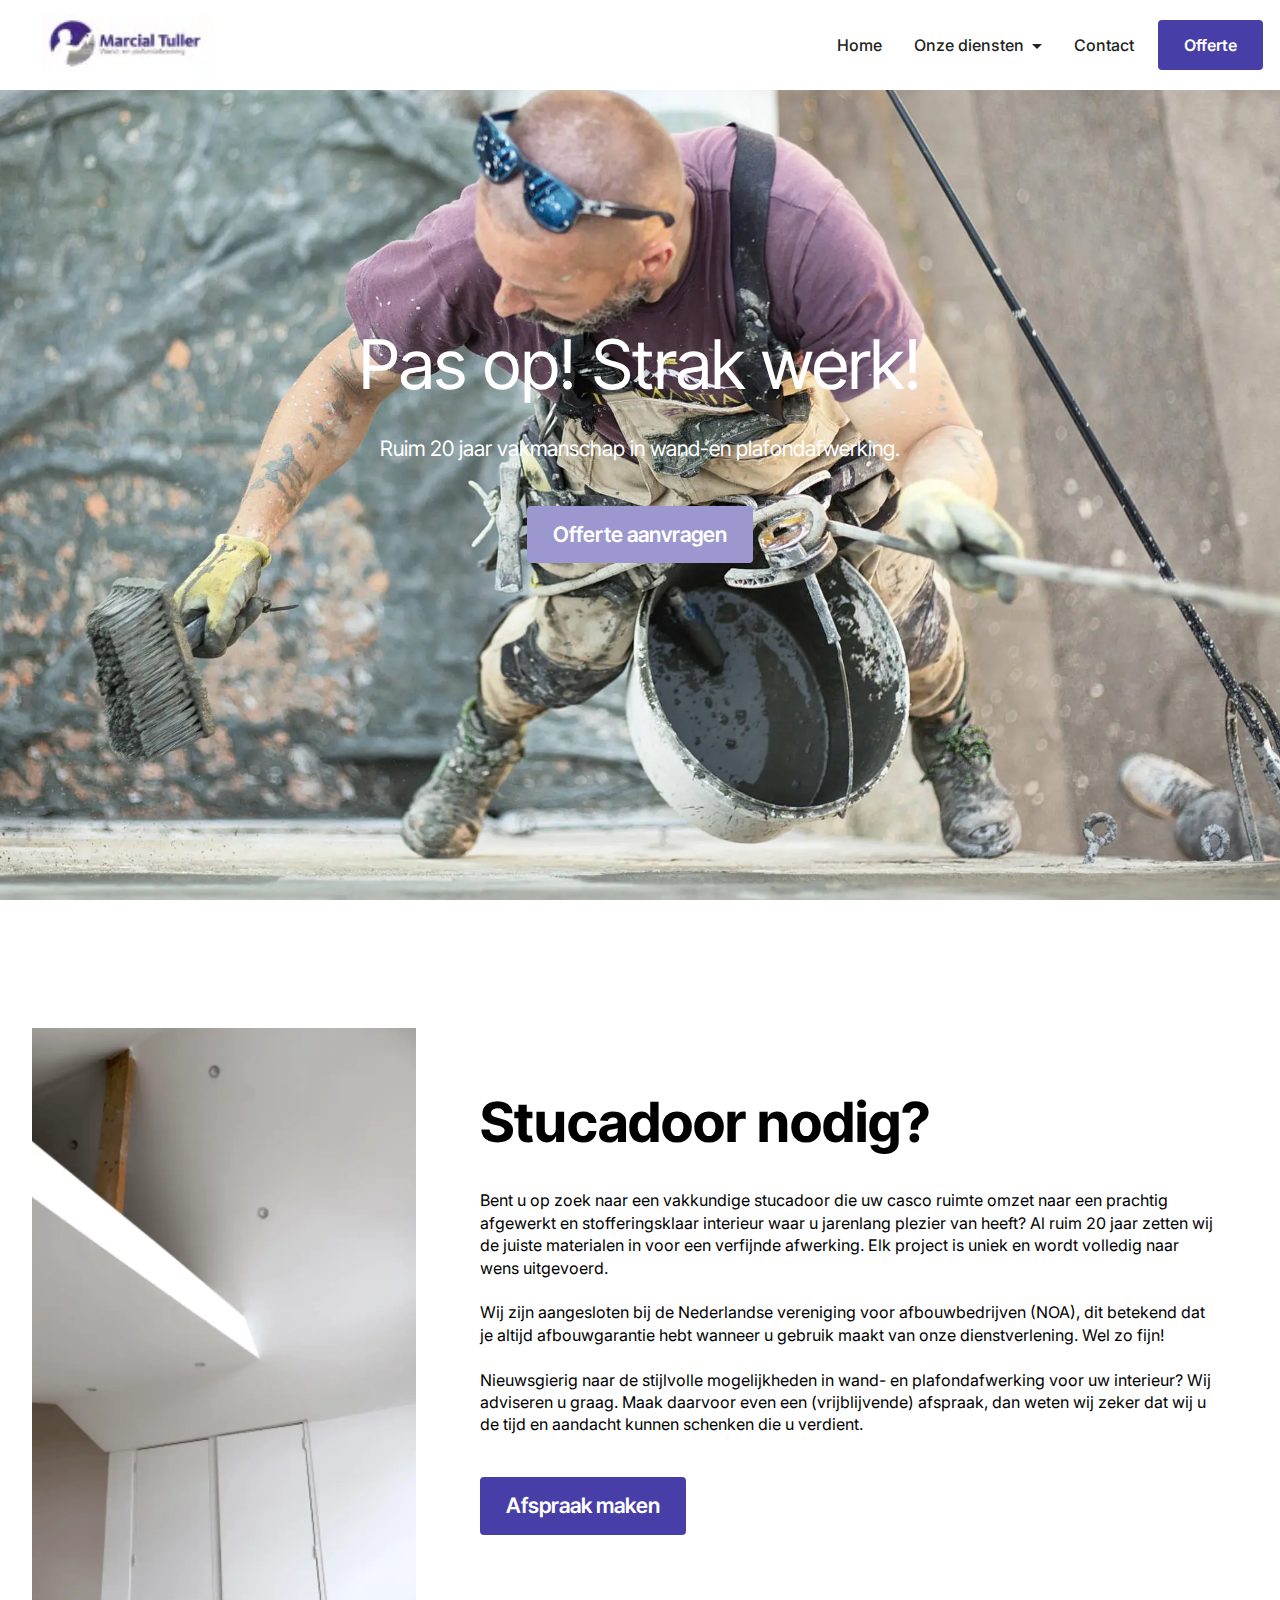
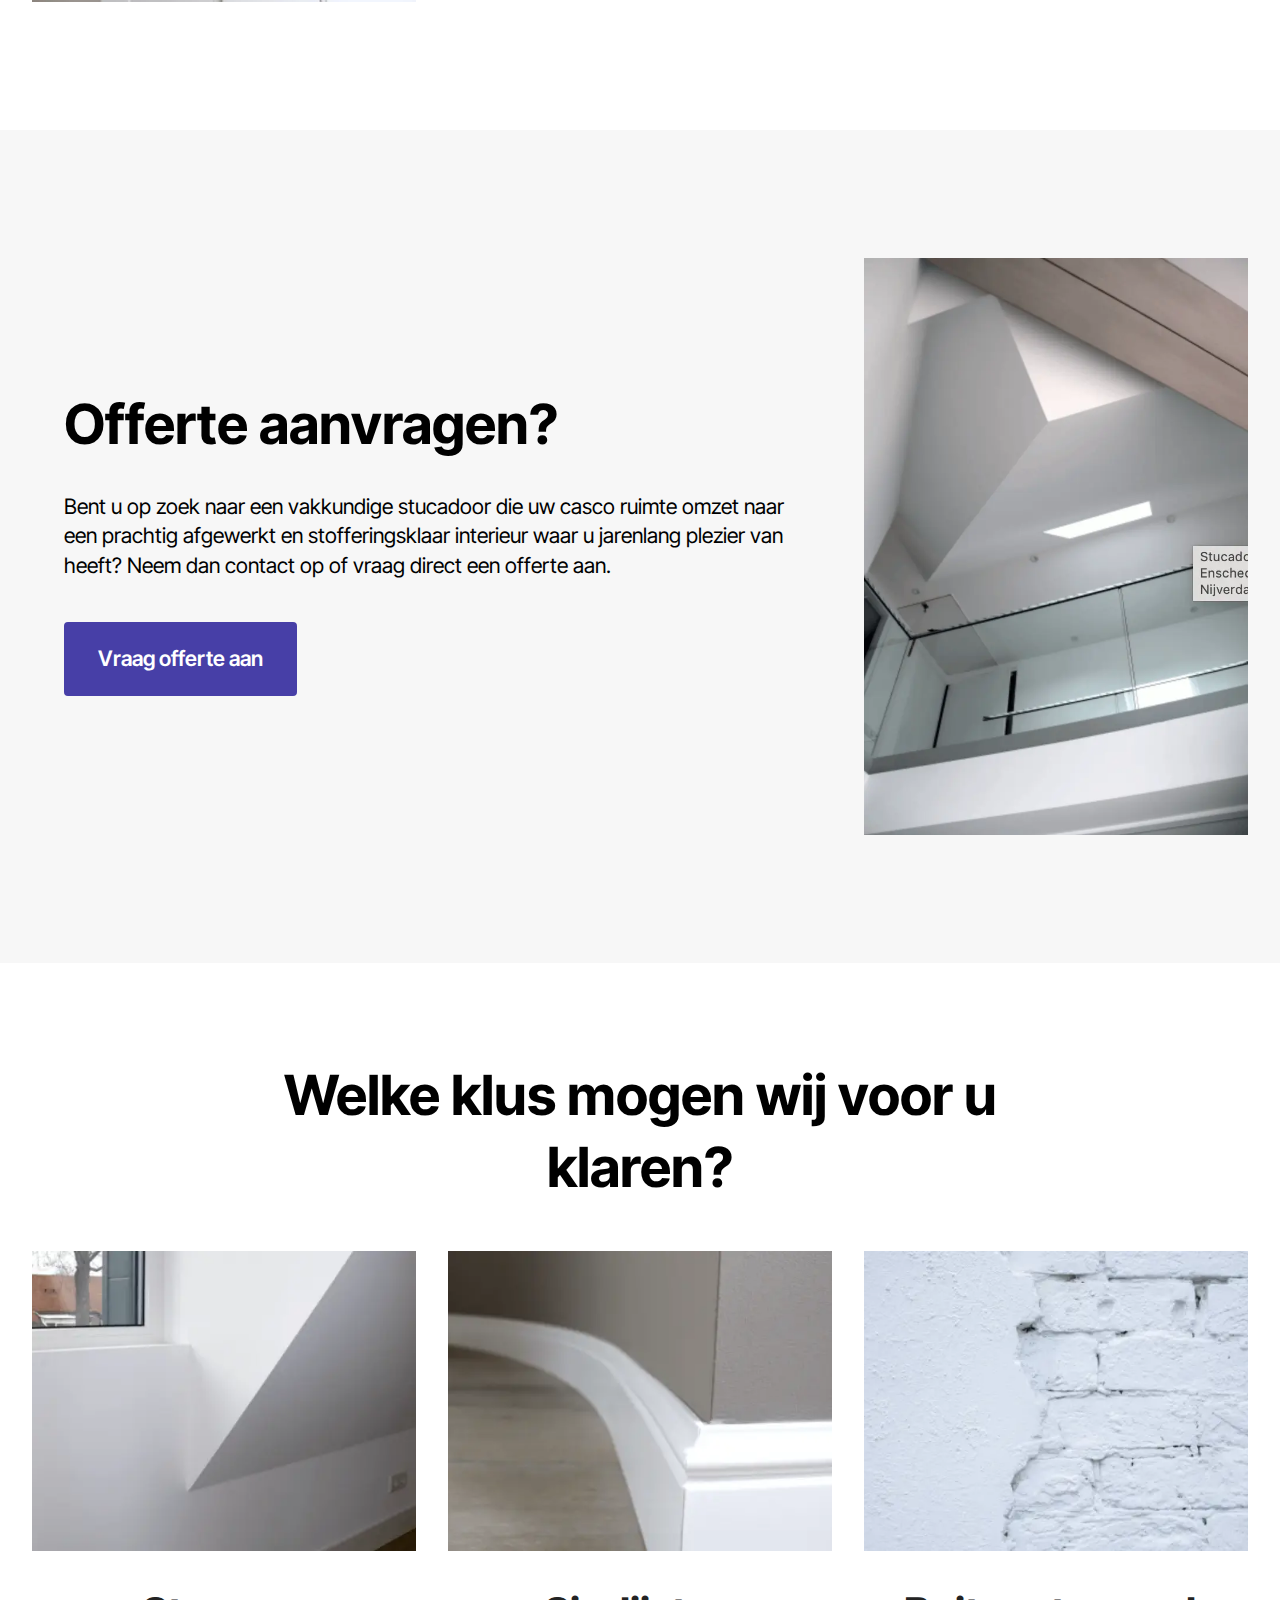
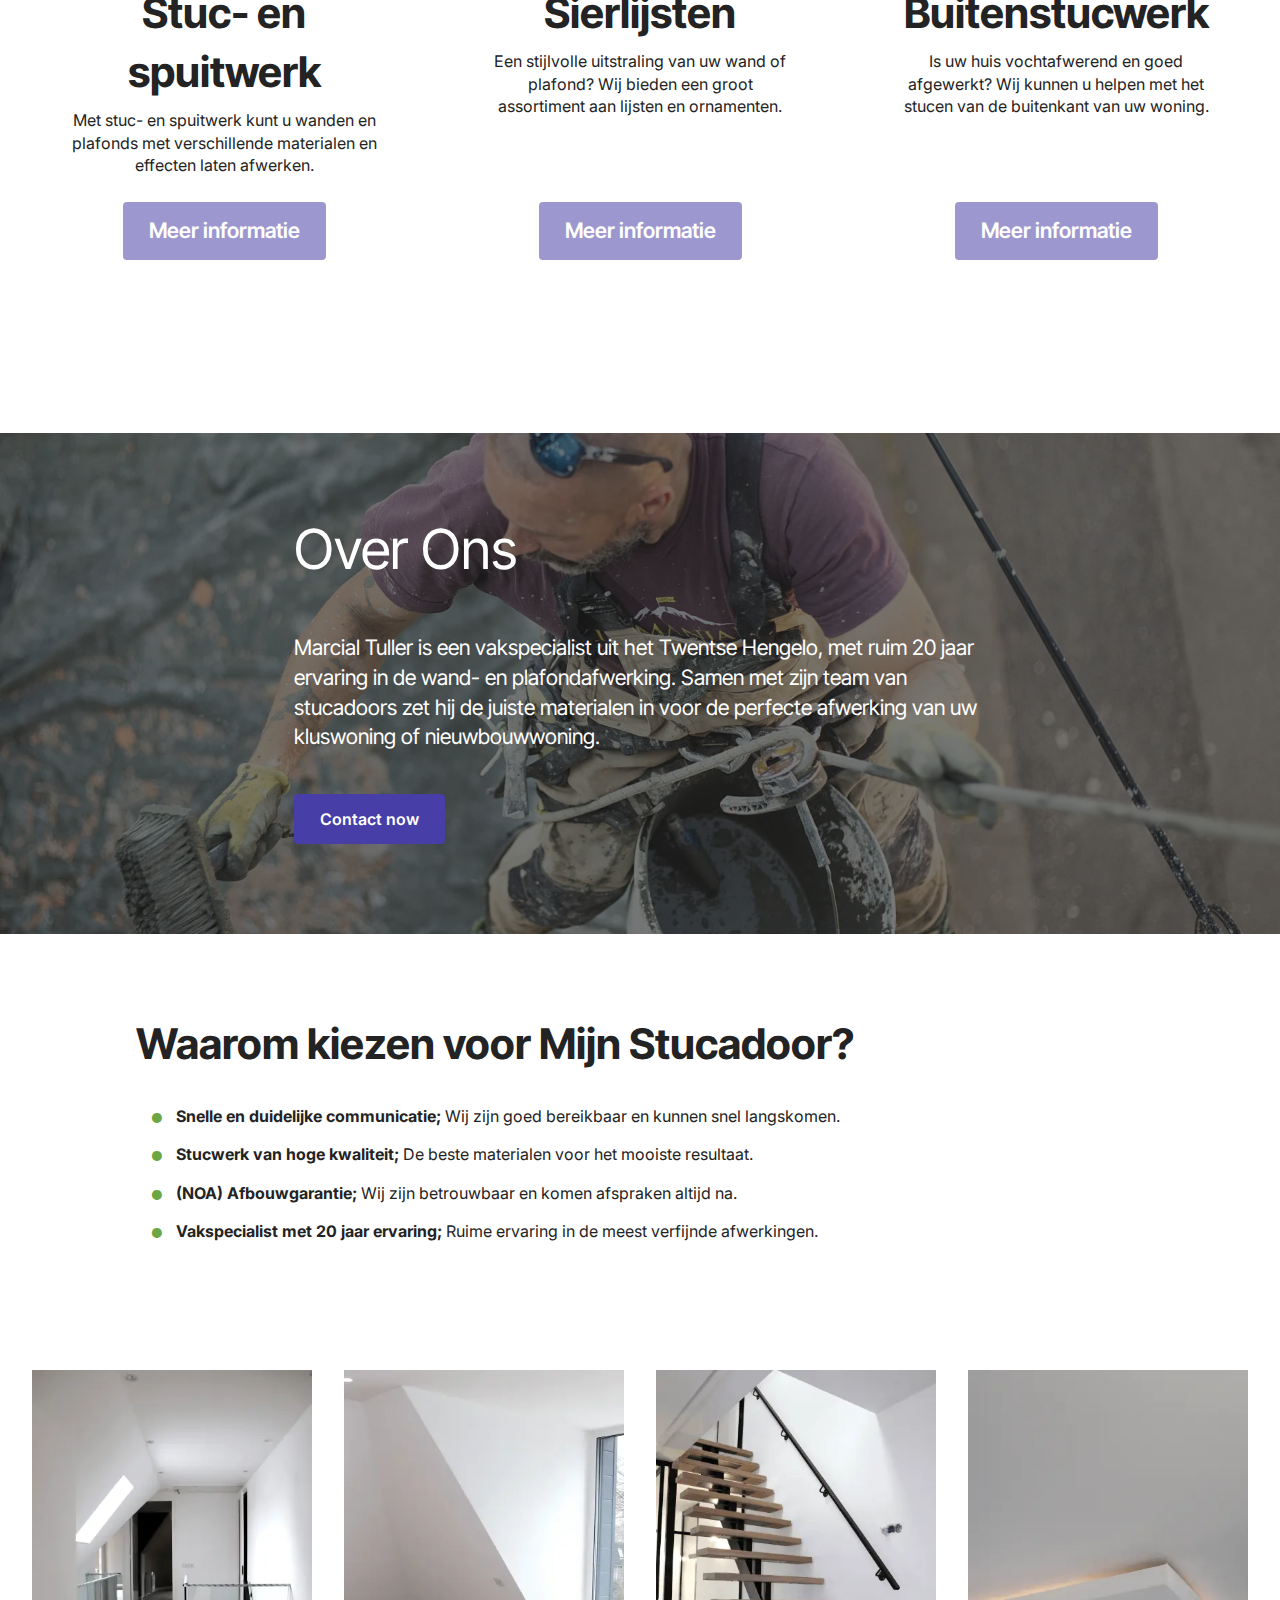
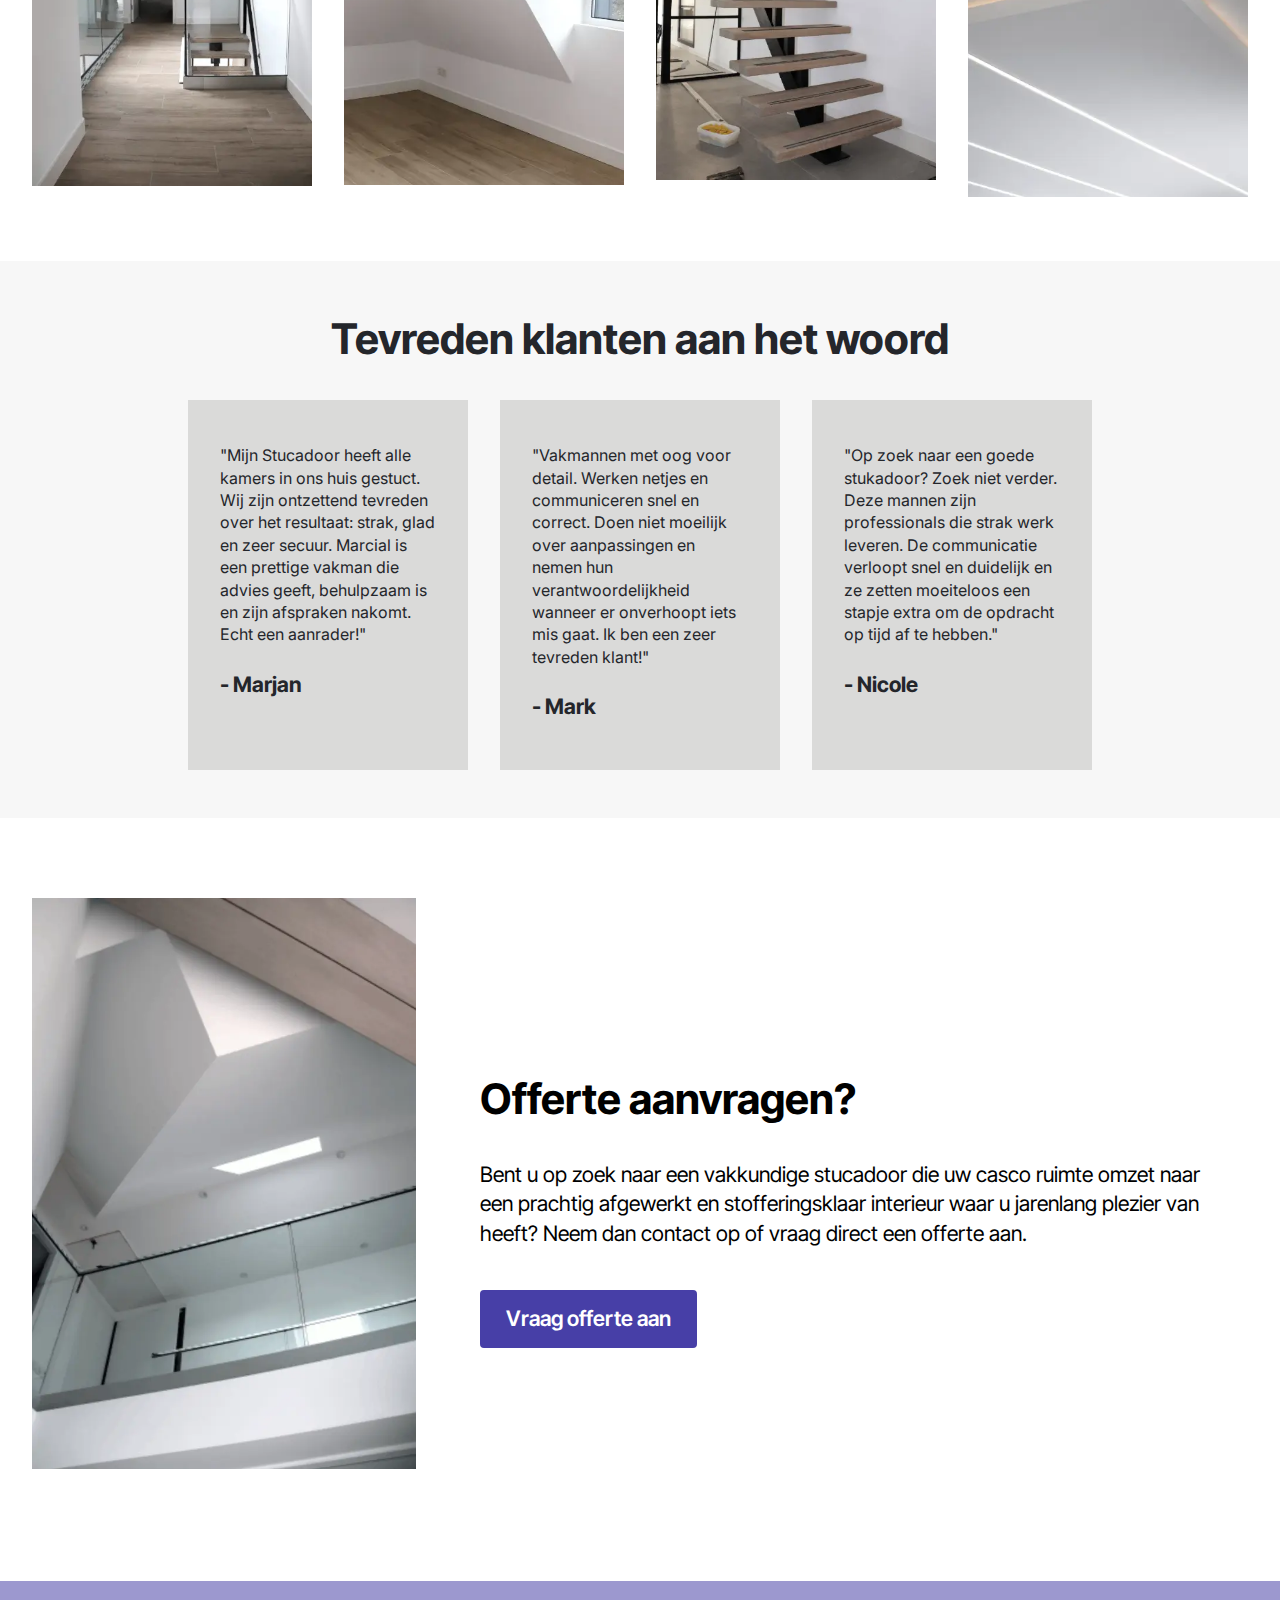
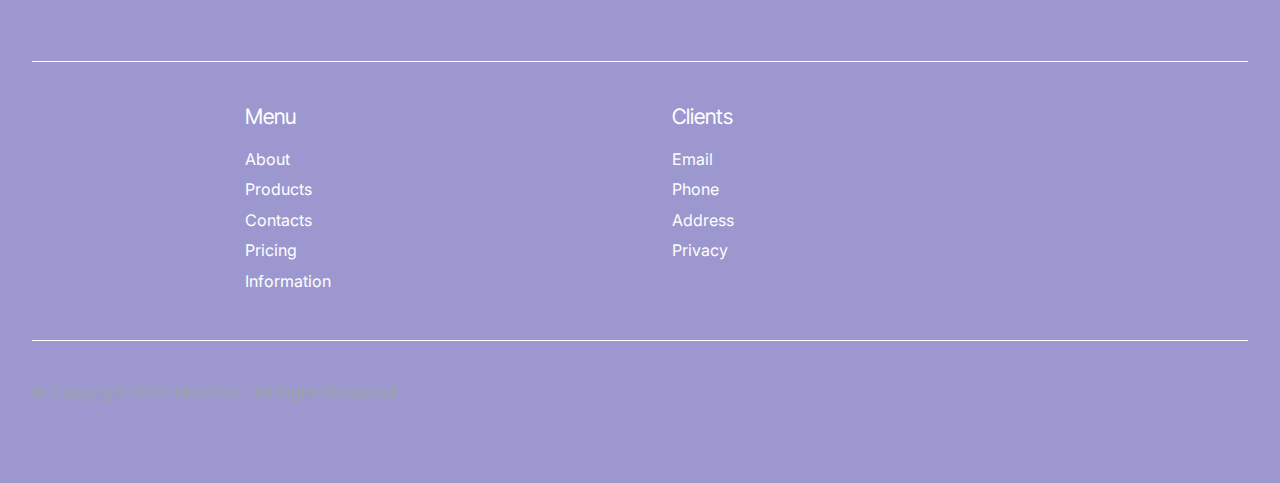
<file: index.html>
<!DOCTYPE html>
<html  >
<head>
  
  <meta charset="UTF-8">
  <meta http-equiv="X-UA-Compatible" content="IE=edge">
  
  <meta name="viewport" content="width=device-width, initial-scale=1, minimum-scale=1">
  <link rel="shortcut icon" href="assets/images/schermafbeelding-2024-09-10-om-10.30.12-96x34.png" type="image/x-icon">
  <meta name="description" content="">
  
  
  <title>Home</title>
  <link rel="stylesheet" href="assets/web/assets/mobirise-icons2/mobirise2.css">
  <link rel="stylesheet" href="assets/bootstrap/css/bootstrap.min.css">
  <link rel="stylesheet" href="assets/bootstrap/css/bootstrap-grid.min.css">
  <link rel="stylesheet" href="assets/bootstrap/css/bootstrap-reboot.min.css">
  <link rel="stylesheet" href="assets/dropdown/css/style.css">
  <link rel="stylesheet" href="assets/socicon/css/styles.css">
  <link rel="stylesheet" href="assets/theme/css/style.css">
  <link rel="preload" href="https://fonts.googleapis.com/css2?family=Inter+Tight:wght@400;700&display=swap&display=swap" as="style" onload="this.onload=null;this.rel='stylesheet'">
  <noscript><link rel="stylesheet" href="https://fonts.googleapis.com/css2?family=Inter+Tight:wght@400;700&display=swap&display=swap"></noscript>
  <link rel="preload" href="https://fonts.googleapis.com/css?family=Inter:100,200,300,400,500,600,700,800,900,100i,200i,300i,400i,500i,600i,700i,800i,900i&display=swap" as="style" onload="this.onload=null;this.rel='stylesheet'">
  <noscript><link rel="stylesheet" href="https://fonts.googleapis.com/css?family=Inter:100,200,300,400,500,600,700,800,900,100i,200i,300i,400i,500i,600i,700i,800i,900i&display=swap"></noscript>
  <link rel="preload" as="style" href="assets/mobirise/css/mbr-additional.css?v=MtDDhY"><link rel="stylesheet" href="assets/mobirise/css/mbr-additional.css?v=MtDDhY" type="text/css">

  
  
  
</head>
<body>
  
  <section data-bs-version="5.1" class="menu menu6 cid-unX9J77gLb" once="menu" id="menu06-1">
	

	<nav class="navbar navbar-dropdown opacityScrollOff navbar-fixed-top navbar-expand-lg">
		<div class="container">
			<div class="navbar-brand">
				<span class="navbar-logo">
					<a href="index.html">
						<img src="assets/images/schermafbeelding-2024-09-10-om-10.30.12-96x34.webp" alt="" style="height: 3.8rem;">
					</a>
				</span>
				
			</div>
			<button class="navbar-toggler" type="button" data-toggle="collapse" data-bs-toggle="collapse" data-target="#navbarSupportedContent" data-bs-target="#navbarSupportedContent" aria-controls="navbarNavAltMarkup" aria-expanded="false" aria-label="Toggle navigation">
				<div class="hamburger">
					<span></span>
					<span></span>
					<span></span>
					<span></span>
				</div>
			</button>
			<div class="collapse navbar-collapse opacityScrollOff" id="navbarSupportedContent">
				<ul class="navbar-nav nav-dropdown" data-app-modern-menu="true"><li class="nav-item">
						<a class="nav-link link text-black text-primary display-4" href="index.html">Home</a>
					</li>
					<li class="nav-item dropdown">
						<a class="nav-link link text-black dropdown-toggle display-4" href="#" aria-expanded="false" data-toggle="dropdown-submenu" data-bs-toggle="dropdown" data-bs-auto-close="outside">Onze diensten</a><div class="dropdown-menu" aria-labelledby="dropdown-951"><a class="text-black dropdown-item text-primary display-4" href="page1.html">Stuc- en spuitwerk</a><a class="text-black show dropdown-item text-primary display-4" href="page2.html">Sierlijsten</a><a class="text-black dropdown-item text-primary display-4" href="page3.html">Buitenstucwerk</a></div>
					</li>
					<li class="nav-item">
						<a class="nav-link link text-black text-primary display-4" href="page4.html">Contact</a>
					</li></ul>
				
				<div class="navbar-buttons mbr-section-btn"><a class="btn btn-success display-4" href="#">Offerte</a></div>
			</div>
		</div>
	</nav>
</section>

<section data-bs-version="5.1" class="header09 startm5 cid-unX9H11v4e mbr-fullscreen" id="header09-0">	
    
	
	
	<div class="container-fluid">
		<div class="row">
			<div class="content-wrap col-12 col-md-8">
				<h1 class="mbr-section-title mbr-fonts-style mbr-white mb-4 display-1">Pas op! Strak werk!</h1>
				
				<p class="mbr-fonts-style mbr-text mbr-white mb-4 display-7">Ruim 20 jaar vakmanschap in wand-en plafondafwerking.</p>
				<div class="mbr-section-btn"><a class="btn btn-secondary display-7" href="#">Offerte aanvragen</a></div>
			</div>
		</div>
	</div>
</section>

<section data-bs-version="5.1" class="start article2 cid-unXd1sGSZR" id="article02-3">
	

	
	

	<div class="container">
		<div class="row justify-content-center">
			<div class="col-12 col-md-12 col-lg-4 image-wrapper">
				<img class="w-100" src="assets/images/schermafbeelding-2024-09-10-om-09.24.43-662x990.webp" alt="">
			</div>
			<div class="col-12 col-md-12 col-lg">
				<div class="text-wrapper align-left">
					<h1 class="mbr-section-title mbr-fonts-style mb-4 display-2"><strong>Stucadoor nodig?</strong></h1>
					<p class="mbr-text align-left mbr-fonts-style mb-4 display-4">Bent u op zoek naar een vakkundige stucadoor die uw casco ruimte omzet naar een prachtig afgewerkt en stofferingsklaar interieur waar u jarenlang plezier van heeft? Al ruim 20 jaar zetten wij de juiste materialen in voor een verfijnde afwerking. Elk project is uniek en wordt volledig naar wens uitgevoerd.<br><br>Wij zijn aangesloten bij de Nederlandse vereniging voor afbouwbedrijven (NOA), dit betekend dat je altijd afbouwgarantie hebt wanneer u gebruik maakt van onze dienstverlening. Wel zo fijn!<br><br>Nieuwsgierig naar de stijlvolle mogelijkheden in wand- en plafondafwerking voor uw interieur? Wij adviseren u graag. Maak daarvoor even een (vrijblijvende) afspraak, dan weten wij zeker dat wij u de tijd en aandacht kunnen schenken die u verdient.</p>
					<div class="mbr-section-btn align-left mt-3"><a class="btn btn-success display-7" href="#">Afspraak maken</a></div>
				</div>
			</div>
		</div>
	</div>
</section>

<section data-bs-version="5.1" class="start article4 cid-unXgETMpdf" id="article04-6">
	

	
	

	<div class="container">
		<div class="row justify-content-center">
			<div class="col-12 col-md-12 col-lg-4 image-wrapper">
				<img class="w-100" src="assets/images/schermafbeelding-2024-09-10-om-09.38.29-656x986.webp" alt="">
			</div>
			<div class="col-12 col-md-12 col-lg">
				<div class="text-wrapper align-left">
					<h1 class="mbr-section-title mbr-fonts-style mb-4 display-2"><strong>Offerte aanvragen?</strong></h1>
					<p class="mbr-text mbr-fonts-style mb-4 display-7">
						Bent u op zoek naar een vakkundige stucadoor die uw casco ruimte omzet naar een prachtig afgewerkt en stofferingsklaar interieur waar u jarenlang plezier van heeft? Neem dan contact op of vraag direct een offerte aan.
					</p>
					<div class="mbr-section-btn mt-3"><a class="btn btn-lg btn-success display-7" href="#">Vraag offerte aan</a></div>
				</div>
			</div>
		</div>
	</div>
</section>

<section data-bs-version="5.1" class="features4 start cid-unXdy2hNZe" id="features04-4">
	
	
	<div class="container">
		<div class="row justify-content-center">
			<div class="col-12 content-head">
				<div class="mbr-section-head mb-5">
					<h4 class="mbr-section-title mbr-fonts-style align-center mb-0 display-2"><strong>Welke klus mogen wij voor u klaren?</strong></h4>
					
					
				</div>
			</div>
		</div>
		<div class="row">
			<div class="item features-image col-12 col-md-6 col-lg-4">
				<div class="item-wrapper">
					<div class="item-img">
						<img src="assets/images/schermafbeelding-2024-09-10-om-09.28.54-578x376.webp" alt="">
					</div>
					<div class="item-content">
						<h5 class="item-title mbr-fonts-style display-5"><strong>Stuc- en spuitwerk</strong></h5>
						<p class="mbr-text mbr-fonts-style display-4">
							Met stuc- en spuitwerk kunt u wanden en plafonds met verschillende materialen en effecten laten afwerken.
						</p>
						<div class="mbr-section-btn item-footer"><a href="" class="btn item-btn btn-secondary display-7">Meer informatie</a></div>
					</div>

				</div>
			</div>
			<div class="item features-image col-12 col-md-6 col-lg-4">
				<div class="item-wrapper">
					<div class="item-img">
						<img src="assets/images/schermafbeelding-2024-09-10-om-09.29.11-566x382.webp" alt="">
					</div>
					<div class="item-content">
						<h5 class="item-title mbr-fonts-style display-5">
							<strong>Sierlijsten</strong>
						</h5>
						<p class="mbr-text mbr-fonts-style display-4">Een stijlvolle uitstraling van uw wand of plafond? Wij bieden een groot assortiment aan lijsten en ornamenten.<br></p>
						<div class="mbr-section-btn item-footer"><a href="" class="btn item-btn btn-secondary display-7">Meer informatie</a></div>
					</div>
				</div>
			</div>
			<div class="item features-image col-12 col-md-6 col-lg-4">
				<div class="item-wrapper">
					<div class="item-img">
						<img src="assets/images/schermafbeelding-2024-09-10-om-09.30.07-564x374.webp" alt="">
					</div>
					<div class="item-content">
						<h5 class="item-title mbr-fonts-style display-5">
							<strong>Buitenstucwerk</strong>
						</h5>
						<p class="mbr-text mbr-fonts-style display-4">
							Is uw huis vochtafwerend en goed afgewerkt? Wij kunnen u helpen met het stucen van de buitenkant van uw woning.<br>
						</p>
						<div class="mbr-section-btn item-footer"><a href="" class="btn item-btn btn-secondary display-7">Meer informatie</a></div>
					</div>
				</div>
			</div>
		</div>
	</div>
</section>

<section data-bs-version="5.1" class="article05 resumem5 cid-unXq0R7xHN" id="article05-d">
    

    
    <div class="mbr-overlay" style="opacity: 0.6; background-color: rgb(35, 35, 35);"></div>

    <div class="container-fluid">
        <div class="row">
            <div class="col-12 col-lg-7">
                <div class="title-wrapper">
                    <h2 class="mbr-section-title mbr-fonts-style display-2">Over Ons</h2>
                    <p class="mbr-text mbr-fonts-style display-7">
                        Marcial Tuller is een vakspecialist uit het Twentse Hengelo, met ruim 20 jaar ervaring in de wand- en plafondafwerking. Samen met zijn team van stucadoors zet hij de juiste materialen in voor de perfecte afwerking van uw kluswoning of nieuwbouwwoning.
                    </p>
                    <div class="mbr-section-btn">
                        <a class="btn btn-success display-4" href="#">
                            Contact now
                        </a>
                    </div>
                </div>
            </div>
        </div>
    </div>
</section>

<section data-bs-version="5.1" class="content14 cid-unXjozGtGw" id="content14-9">
    

    
    
    
    <div class="container">
        <div class="row justify-content-center">
            <div class="col-md-12 col-lg-10">
                    <h3 class="mbr-section-title mbr-fonts-style mb-4 display-5"><strong>Waarom kiezen voor Mijn Stucadoor?</strong></h3>
                <ul class="list mbr-fonts-style display-4">
                    <li><strong>Snelle en duidelijke communicatie;</strong> Wij zijn goed bereikbaar en kunnen snel langskomen.</li>
                    <li><strong>Stucwerk van hoge kwaliteit; </strong>De beste materialen voor het mooiste resultaat.</li>
                    <li><strong>(NOA) Afbouwgarantie; </strong>Wij zijn betrouwbaar en komen afspraken altijd na.</li><li><strong>Vakspecialist met 20 jaar ervaring; </strong>Ruime ervaring in de meest verfijnde afwerkingen.</li>
                </ul>
            </div>
        </div>
    </div>
</section>

<section data-bs-version="5.1" class="gallery3 cid-unXjhjeR1P" id="gallery03-8">
    
    
    <div class="container">
      <div class="row justify-content-center">
        <div class="col-12 content-head">
          
        </div>
      </div>
      <div class="row">
        <div class="item features-image col-12 col-md-6 col-lg-3">
          <div class="item-wrapper">
            <div class="item-img">
              <img src="assets/images/schermafbeelding-2024-09-10-om-10.01.38-400x594.webp" alt="" title="" data-slide-to="0" data-bs-slide-to="0">
            </div>
            
          </div>
        </div>
        <div class="item features-image col-12 col-md-6 col-lg-3">
          <div class="item-wrapper">
            <div class="item-img">
              <img src="assets/images/schermafbeelding-2024-09-10-om-10.02.03-384x568.webp" alt="" title="" data-slide-to="1" data-bs-slide-to="1">
            </div>
            
          </div>
        </div>
        <div class="item features-image col-12 col-md-6 col-lg-3">
          <div class="item-wrapper">
            <div class="item-img">
              <img src="assets/images/schermafbeelding-2024-09-10-om-10.03.17-406x594.webp" alt="" title="" data-slide-to="2" data-bs-slide-to="2">
            </div>
            
          </div>
        </div>
        <div class="item features-image col-12 col-md-6 col-lg-3">
          <div class="item-wrapper">
            <div class="item-img">
              <img src="assets/images/schermafbeelding-2024-09-10-om-10.03.59-412x628.webp" alt="" title="" data-slide-to="3" data-bs-slide-to="3">
            </div>
            
          </div>
        </div>
      </div>
    </div>
  </section>

<section data-bs-version="5.1" class="people4 shopm5 cid-unXnzFqYOM" id="apeople4-a">
    

    
    
    <div class="container-fluid">
        <div class="mbr-section-head">
            <h3 class="mbr-section-title mbr-fonts-style mb-0 align-center display-5"><strong>Tevreden klanten aan het woord</strong></h3>
            
        </div>
        <div class="row cards-row align-items-stretch justify-content-center">

            <div class="card col-12 col-md-6 col-lg-3">
                <div class="card-wrapper">
                    
                    
                    <h5 class="card-subtitle mbr-fonts-style mb-0 display-4">"Mijn Stucadoor heeft alle kamers in ons huis gestuct. Wij zijn ontzettend tevreden over het resultaat: strak, glad en zeer secuur. Marcial is een prettige vakman die advies geeft, behulpzaam is en zijn afspraken nakomt. Echt een aanrader!"</h5>
                    <div class="card-bottom-wrap">
                        <p class="card-name mbr-fonts-style mb-0 display-7"><strong>- Marjan</strong></p>
                        
                    </div>
                </div>
            </div>

            <div class="card col-12 col-md-6 col-lg-3">
                <div class="card-wrapper">
                    
                    
                    <h5 class="card-subtitle mbr-fonts-style mb-0 display-4">"Vakmannen met oog voor detail. Werken netjes en communiceren snel en correct. Doen niet moeilijk over aanpassingen en nemen hun verantwoordelijkheid wanneer er onverhoopt iets mis gaat. Ik ben een zeer tevreden klant!"</h5>
                    <div class="card-bottom-wrap">
                        <p class="card-name mbr-fonts-style mb-0 display-7">
                            <strong>- Mark</strong></p>
                        
                    </div>
                </div>
            </div>
            <div class="card col-12 col-md-6 col-lg-3">
                <div class="card-wrapper">
                    
                    
                    <h5 class="card-subtitle mbr-fonts-style mb-0 display-4">"Op zoek naar een goede stukadoor? Zoek niet verder. Deze mannen zijn professionals die strak werk leveren. De communicatie verloopt snel en duidelijk en ze zetten moeiteloos een stapje extra om de opdracht op tijd af te hebben."</h5>
                    <div class="card-bottom-wrap">
                        <p class="card-name mbr-fonts-style mb-0 display-7"><strong>- Nicole</strong></p>
                        
                    </div>
                </div>
            </div>

            

        </div>
    </div>
</section>

<section data-bs-version="5.1" class="start article2 cid-unXqqrmjCp" id="article02-e">
	

	
	

	<div class="container">
		<div class="row justify-content-center">
			<div class="col-12 col-md-12 col-lg-4 image-wrapper">
				<img class="w-100" src="assets/images/schermafbeelding-2024-09-10-om-10.17.18-652x970.webp" alt="">
			</div>
			<div class="col-12 col-md-12 col-lg">
				<div class="text-wrapper align-left">
					<h1 class="mbr-section-title mbr-fonts-style mb-4 display-5"><div><br></div><div><strong>Offerte aanvragen?</strong></div></h1>
					<p class="mbr-text align-left mbr-fonts-style mb-4 display-7">
					Bent u op zoek naar een vakkundige stucadoor die uw casco ruimte omzet naar een prachtig afgewerkt en stofferingsklaar interieur waar u jarenlang plezier van heeft? Neem dan contact op of vraag direct een offerte aan.
					</p>
					<div class="mbr-section-btn align-left mt-3"><a class="btn btn-success display-7" href="#">Vraag offerte aan</a></div>
				</div>
			</div>
		</div>
	</div>
</section>

<section data-bs-version="5.1" class="footer01 progressm5 cid-unXgbtbWko" once="footers" id="footer01-5">
    

    
    

    <div class="container">
        <div class="row">
            <div class="col-12">
               
            </div>
            <div class="col-12">
                <div class="border-wrap"></div>
            </div>
        </div>
        <div class="row items-wrapper">
            <div class="col-12 col-lg-4 card">
                <div class="list-wrapper">
                    <p class="mbr-desc mbr-fonts-style display-7">
                        Menu
                    </p>
                    <ul class="list mbr-fonts-style display-4">
                        <li class="item-wrap">About</li>
                        <li class="item-wrap">Products</li>
                        <li class="item-wrap">Contacts</li>
                        <li class="item-wrap">Pricing</li>
                        <li class="item-wrap">Information</li>
                    </ul>
                </div>
            </div>
            <div class="col-12 col-lg-4 card">
                <div class="list-wrapper">
                    <p class="mbr-desc mbr-fonts-style display-7">
                        Clients
                    </p>
                    <ul class="list mbr-fonts-style display-4">
                        <li class="item-wrap">Email</li>
                        <li class="item-wrap">Phone</li>
                        <li class="item-wrap">Address</li>
                        <li class="item-wrap">Privacy</li>
                    </ul>
                </div>
            </div>
            
        </div>
        <div class="row">
            <div class="col-12">
                <div class="border-wrap"></div>
                <p class="mbr-copy mbr-fonts-style display-4">
                    © Copyright 2030 Mobirise - All Rights Reserved
                </p>
            </div>
        </div>
    </div>
</section>


<script src="assets/bootstrap/js/bootstrap.bundle.min.js"></script>
  <script src="assets/smoothscroll/smooth-scroll.js"></script>
  <script src="assets/ytplayer/index.js"></script>
  <script src="assets/dropdown/js/navbar-dropdown.js"></script>
  <script src="assets/theme/js/script.js"></script>
  
  
  
</body>
</html>
</file>
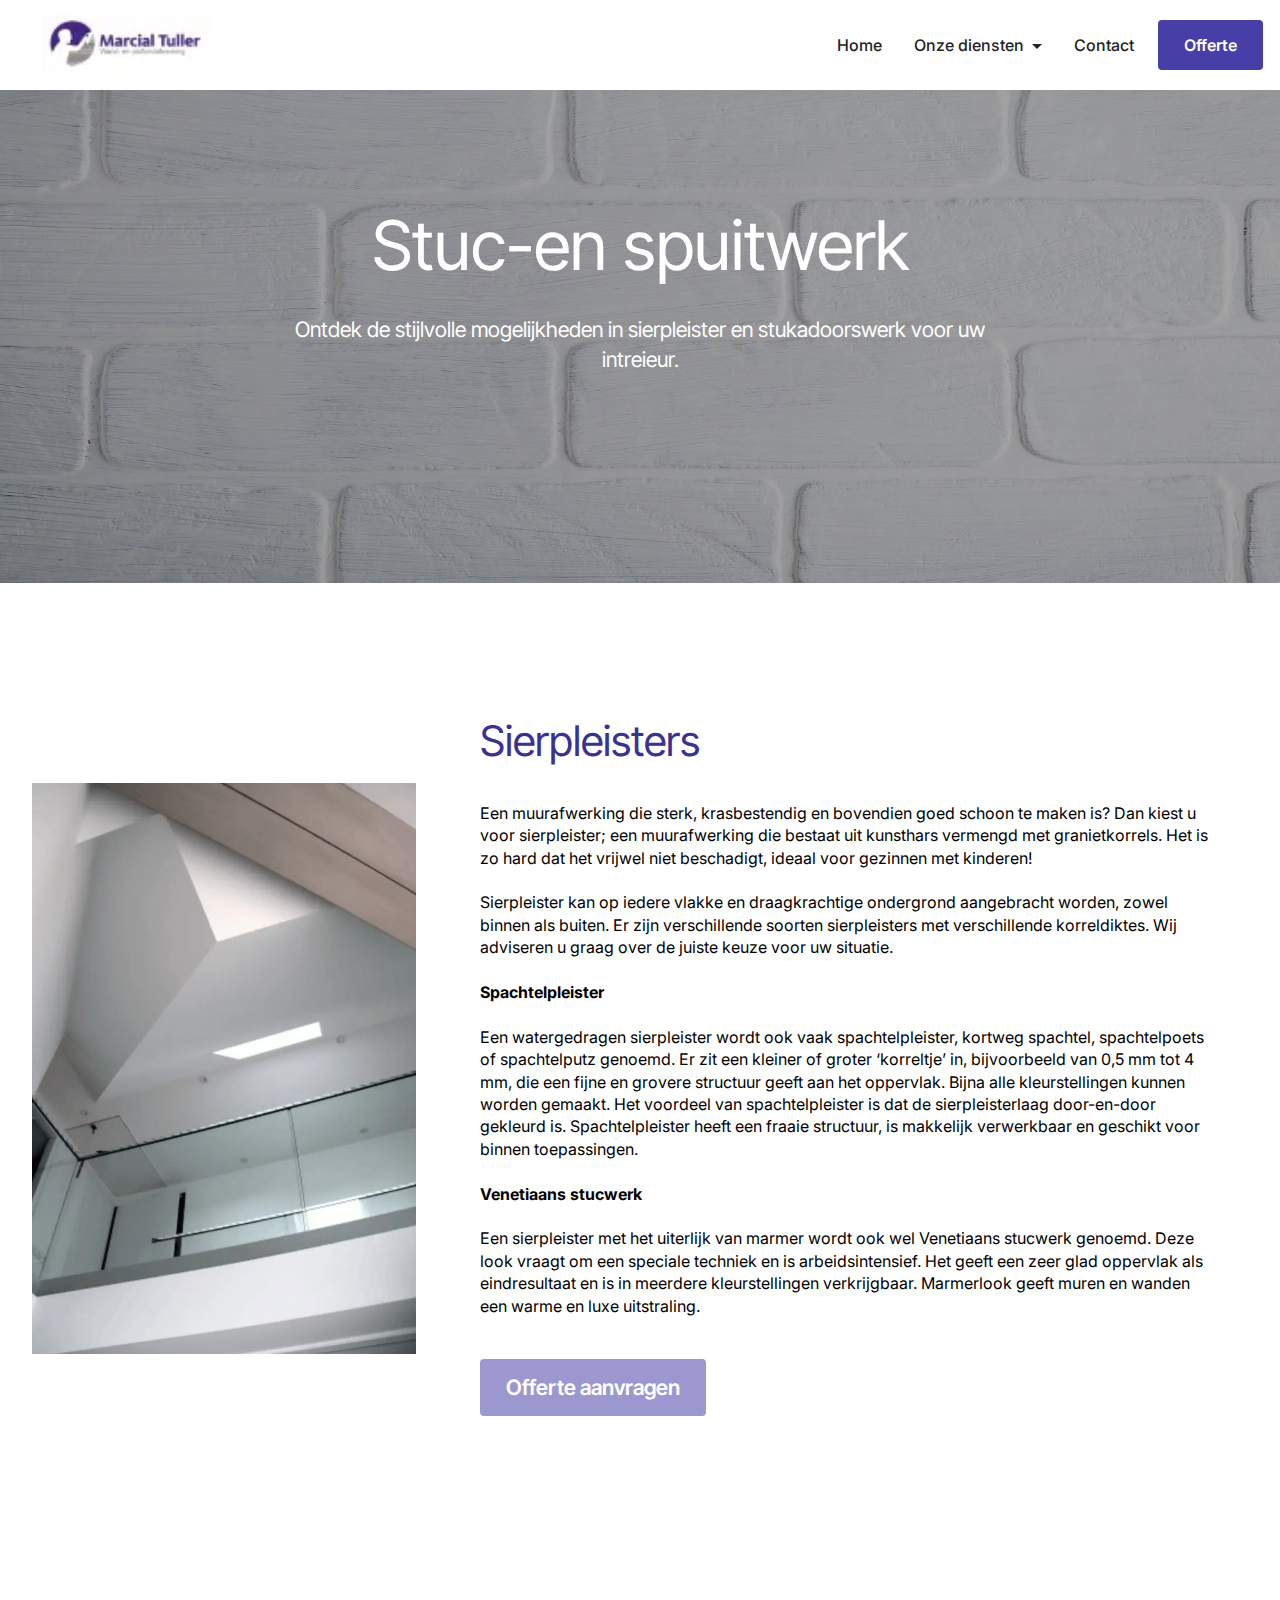
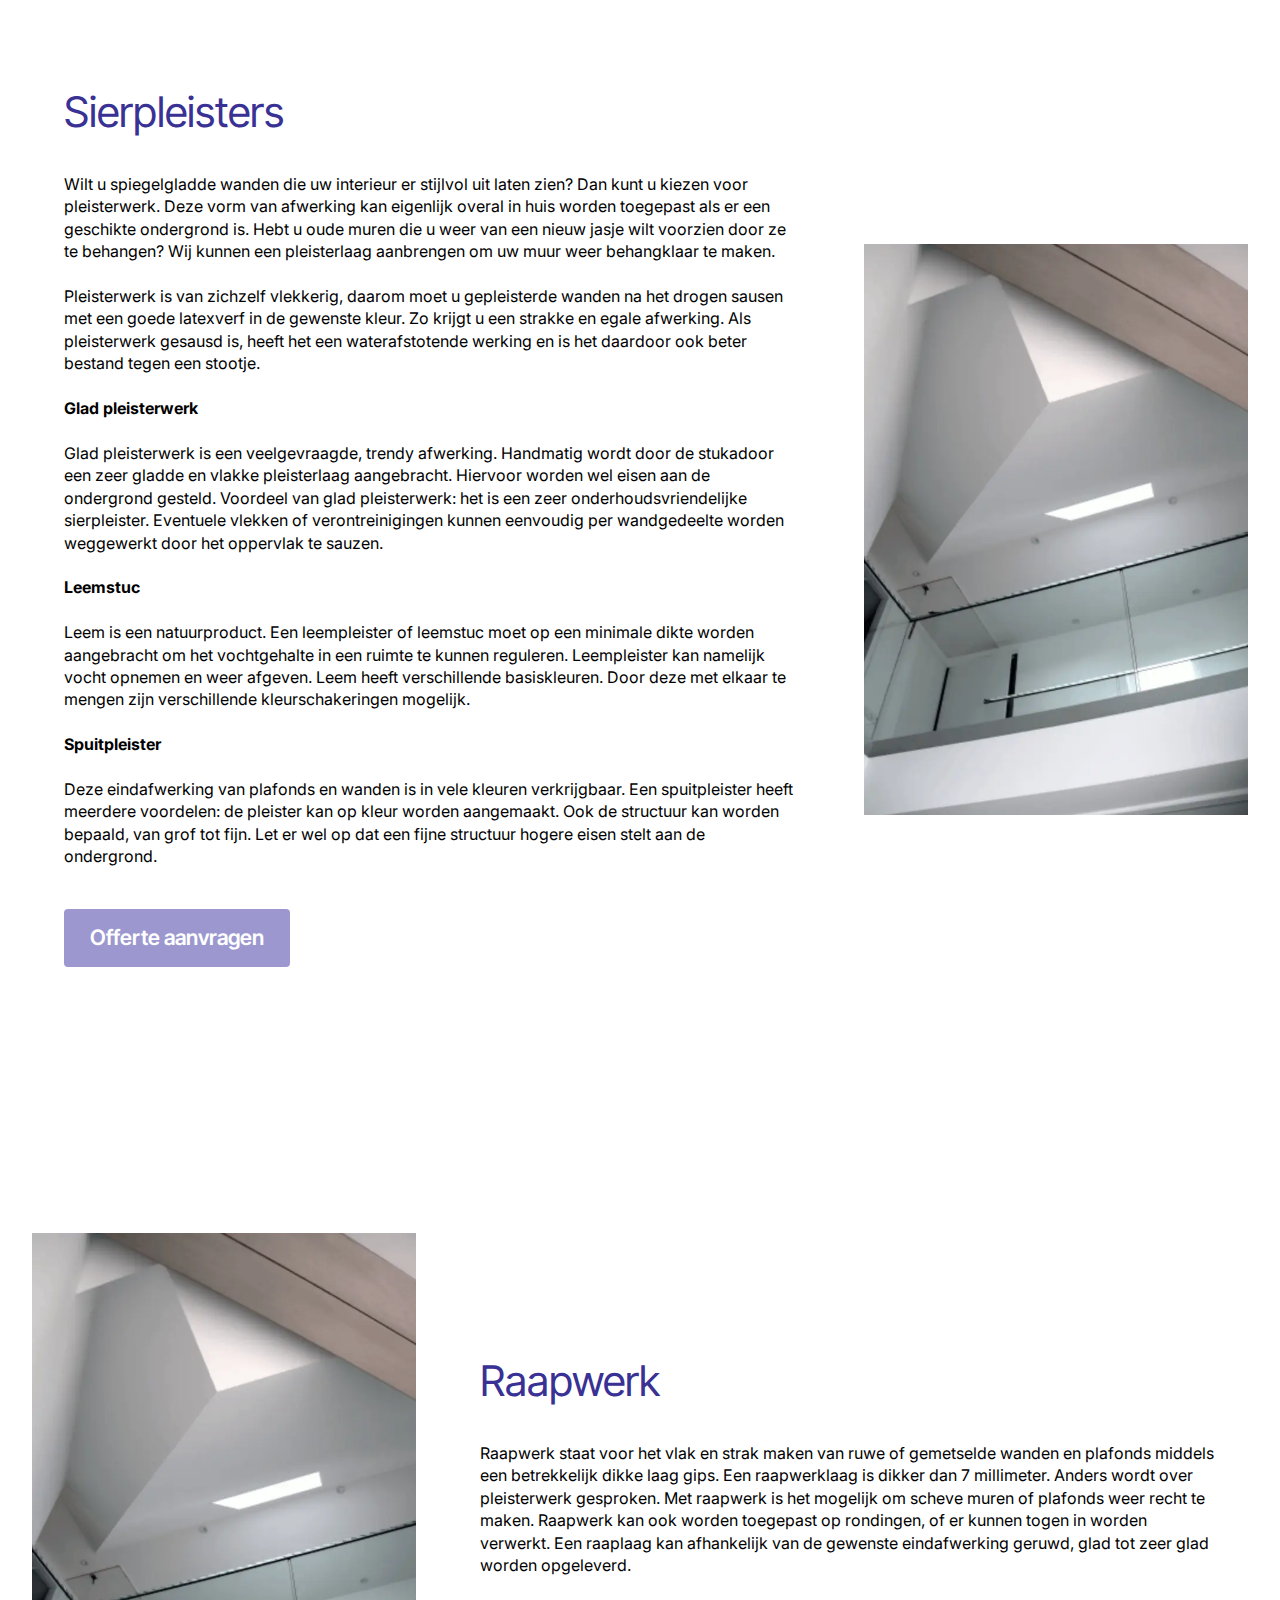
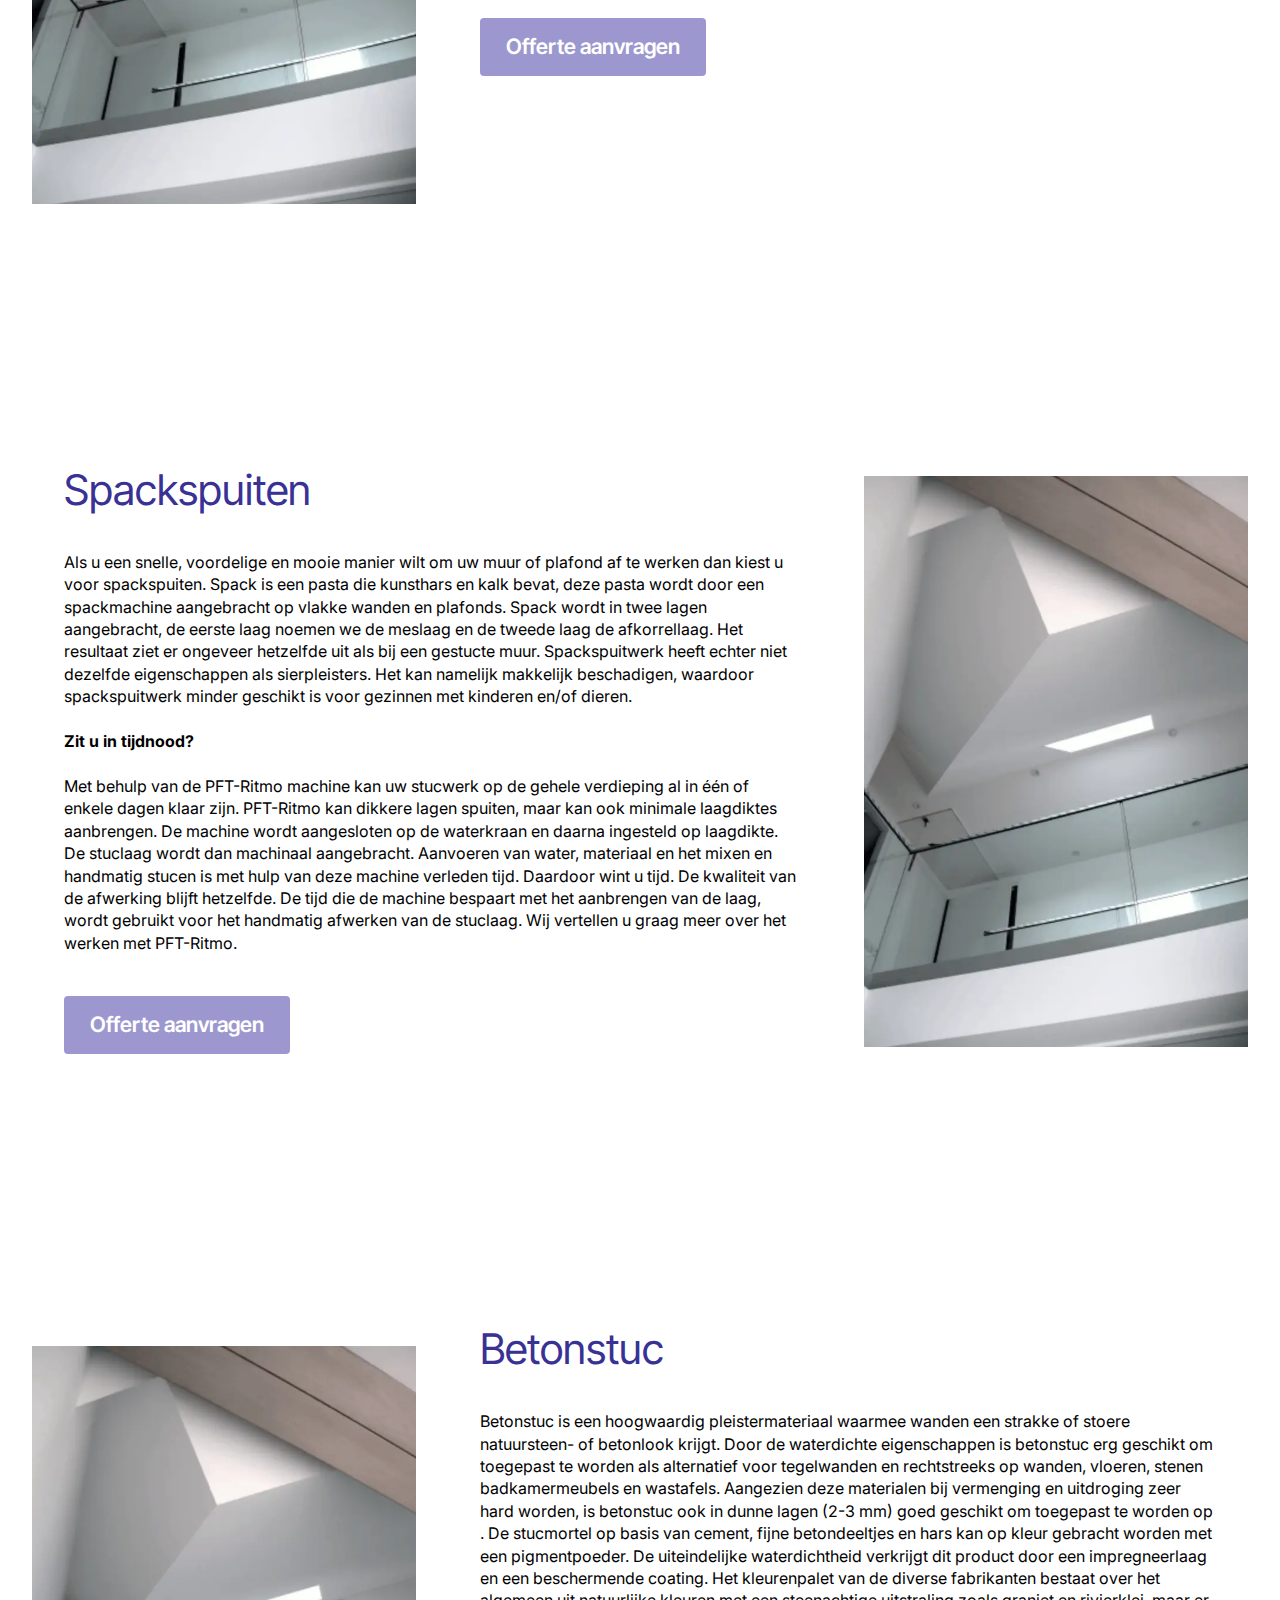
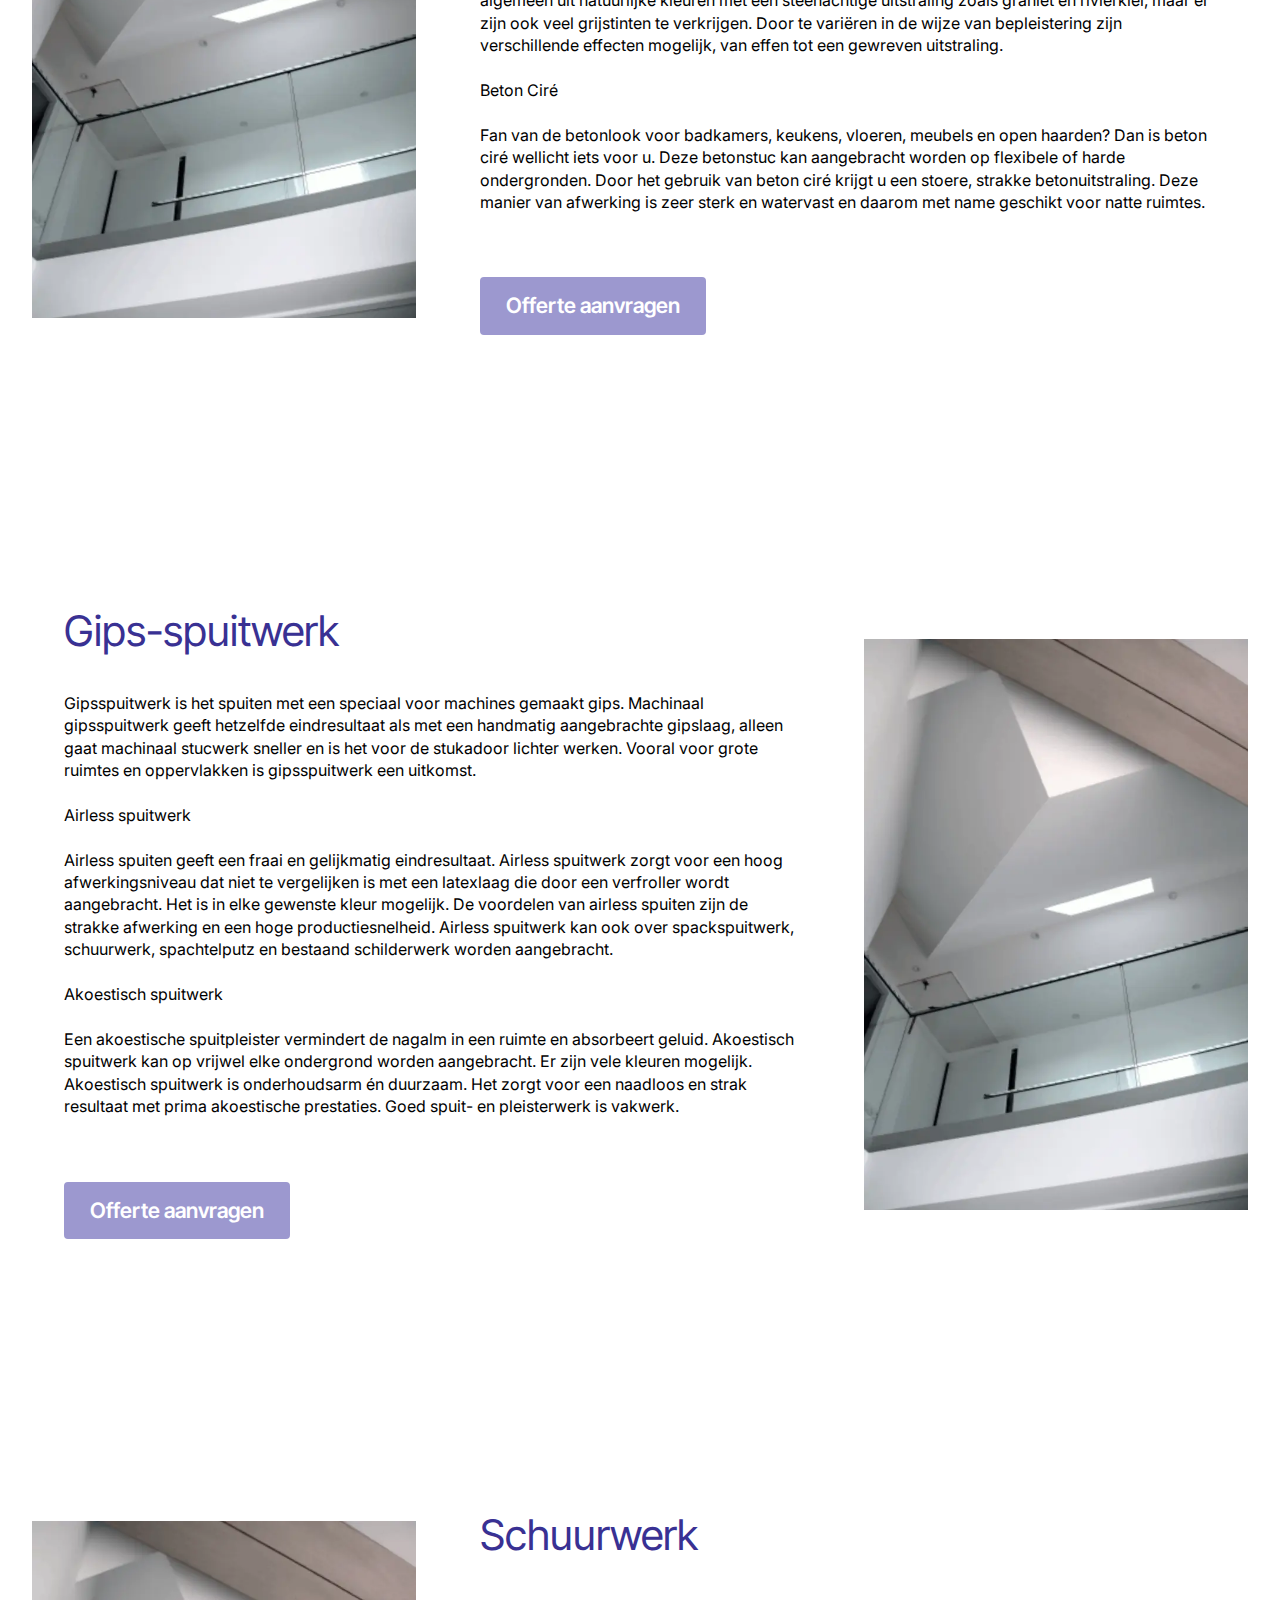
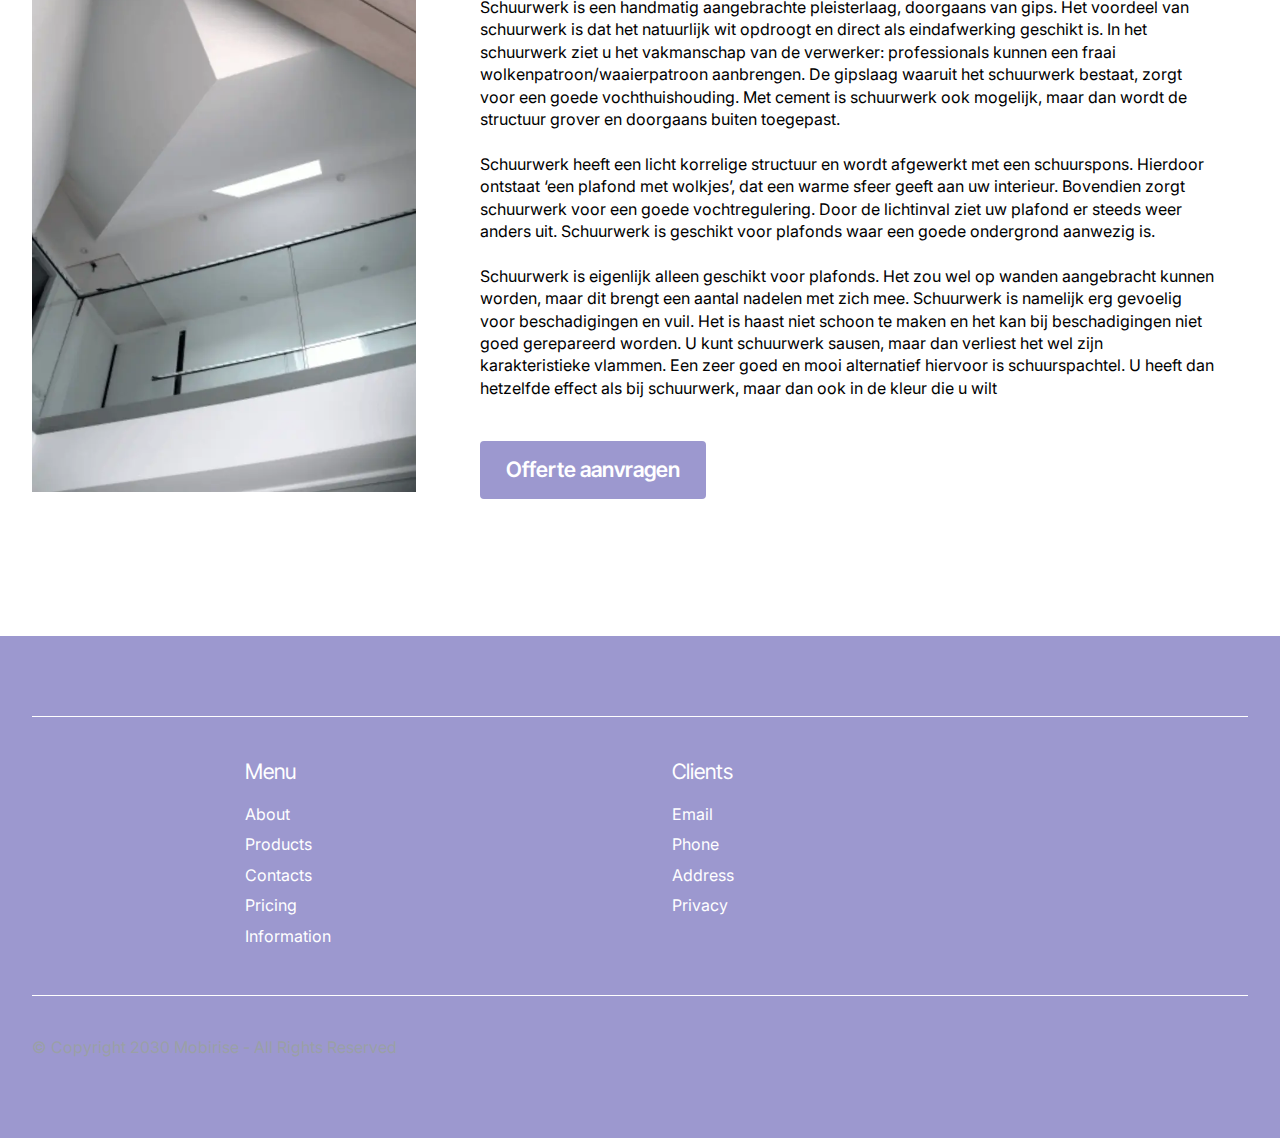
<file: page1.html>
<!DOCTYPE html>
<html  >
<head>
  
  <meta charset="UTF-8">
  <meta http-equiv="X-UA-Compatible" content="IE=edge">
  
  <meta name="viewport" content="width=device-width, initial-scale=1, minimum-scale=1">
  <link rel="shortcut icon" href="assets/images/schermafbeelding-2024-09-10-om-10.30.12-96x34.png" type="image/x-icon">
  <meta name="description" content="">
  
  
  <title>Stuc-en spuitwerk</title>
  <link rel="stylesheet" href="assets/web/assets/mobirise-icons2/mobirise2.css">
  <link rel="stylesheet" href="assets/bootstrap/css/bootstrap.min.css">
  <link rel="stylesheet" href="assets/bootstrap/css/bootstrap-grid.min.css">
  <link rel="stylesheet" href="assets/bootstrap/css/bootstrap-reboot.min.css">
  <link rel="stylesheet" href="assets/dropdown/css/style.css">
  <link rel="stylesheet" href="assets/socicon/css/styles.css">
  <link rel="stylesheet" href="assets/theme/css/style.css">
  <link rel="preload" href="https://fonts.googleapis.com/css2?family=Inter+Tight:wght@400;700&display=swap&display=swap" as="style" onload="this.onload=null;this.rel='stylesheet'">
  <noscript><link rel="stylesheet" href="https://fonts.googleapis.com/css2?family=Inter+Tight:wght@400;700&display=swap&display=swap"></noscript>
  <link rel="preload" href="https://fonts.googleapis.com/css?family=Inter:100,200,300,400,500,600,700,800,900,100i,200i,300i,400i,500i,600i,700i,800i,900i&display=swap" as="style" onload="this.onload=null;this.rel='stylesheet'">
  <noscript><link rel="stylesheet" href="https://fonts.googleapis.com/css?family=Inter:100,200,300,400,500,600,700,800,900,100i,200i,300i,400i,500i,600i,700i,800i,900i&display=swap"></noscript>
  <link rel="preload" as="style" href="assets/mobirise/css/mbr-additional.css?v=zoDrph"><link rel="stylesheet" href="assets/mobirise/css/mbr-additional.css?v=zoDrph" type="text/css">

  
  
  
</head>
<body>
  
  <section data-bs-version="5.1" class="menu menu6 cid-unX9J77gLb" once="menu" id="menu06-f">
	

	<nav class="navbar navbar-dropdown opacityScrollOff navbar-fixed-top navbar-expand-lg">
		<div class="container">
			<div class="navbar-brand">
				<span class="navbar-logo">
					<a href="index.html">
						<img src="assets/images/schermafbeelding-2024-09-10-om-10.30.12-96x34.webp" alt="" style="height: 3.8rem;">
					</a>
				</span>
				
			</div>
			<button class="navbar-toggler" type="button" data-toggle="collapse" data-bs-toggle="collapse" data-target="#navbarSupportedContent" data-bs-target="#navbarSupportedContent" aria-controls="navbarNavAltMarkup" aria-expanded="false" aria-label="Toggle navigation">
				<div class="hamburger">
					<span></span>
					<span></span>
					<span></span>
					<span></span>
				</div>
			</button>
			<div class="collapse navbar-collapse opacityScrollOff" id="navbarSupportedContent">
				<ul class="navbar-nav nav-dropdown" data-app-modern-menu="true"><li class="nav-item">
						<a class="nav-link link text-black text-primary display-4" href="index.html">Home</a>
					</li>
					<li class="nav-item dropdown">
						<a class="nav-link link text-black dropdown-toggle display-4" href="#" aria-expanded="false" data-toggle="dropdown-submenu" data-bs-toggle="dropdown" data-bs-auto-close="outside">Onze diensten</a><div class="dropdown-menu" aria-labelledby="dropdown-951"><a class="text-black dropdown-item text-primary display-4" href="page1.html">Stuc- en spuitwerk</a><a class="text-black show dropdown-item text-primary display-4" href="page2.html">Sierlijsten</a><a class="text-black dropdown-item text-primary display-4" href="page3.html">Buitenstucwerk</a></div>
					</li>
					<li class="nav-item">
						<a class="nav-link link text-black text-primary display-4" href="page4.html">Contact</a>
					</li></ul>
				
				<div class="navbar-buttons mbr-section-btn"><a class="btn btn-success display-4" href="#">Offerte</a></div>
			</div>
		</div>
	</nav>
</section>

<section data-bs-version="5.1" class="header19 cid-unXu3neNgI" id="header19-h">
  

  
  <div class="mbr-overlay" style="opacity: 0.4; background-color: rgb(35, 35, 35);"></div>
  <div class="container-fluid">
    <div class="row">
      <div class="content-wrap col-12 col-md-8">
        <h1 class="mbr-section-title mbr-fonts-style mb-4 display-1">Stuc-en spuitwerk</h1>
        <p class="mbr-fonts-style mbr-text mb-4 display-7">Ontdek de stijlvolle mogelijkheden in sierpleister en stukadoorswerk voor uw intreieur.</p>
        
        
      </div>
    </div>
  </div>
</section>

<section data-bs-version="5.1" class="start article2 cid-unXv3F5fFY" id="article02-j">
	

	
	

	<div class="container">
		<div class="row justify-content-center">
			<div class="col-12 col-md-12 col-lg-4 image-wrapper">
				<img class="w-100" src="assets/images/schermafbeelding-2024-09-10-om-10.17.18-652x970.webp" alt="">
			</div>
			<div class="col-12 col-md-12 col-lg">
				<div class="text-wrapper align-left">
					<h1 class="mbr-section-title mbr-fonts-style mb-4 display-5">Sierpleisters</h1>
					<p class="mbr-text align-left mbr-fonts-style mb-4 display-4">Een muurafwerking die sterk, krasbestendig en bovendien goed schoon te maken is? Dan kiest u voor sierpleister; een muurafwerking die bestaat uit kunsthars vermengd met granietkorrels. Het is zo hard dat het vrijwel niet beschadigt, ideaal voor gezinnen met kinderen!<br><br>Sierpleister kan op iedere vlakke en draagkrachtige ondergrond aangebracht worden, zowel binnen als buiten. Er zijn verschillende soorten sierpleisters met verschillende korreldiktes. Wij adviseren u graag over de juiste keuze voor uw situatie.<br><br><strong>Spachtelpleister</strong><br><br>Een watergedragen sierpleister wordt ook vaak spachtelpleister, kortweg spachtel, spachtelpoets of spachtelputz genoemd. Er zit een kleiner of groter ‘korreltje’ in, bijvoorbeeld van 0,5 mm tot 4 mm, die een fijne en grovere structuur geeft aan het oppervlak. Bijna alle kleurstellingen kunnen worden gemaakt. Het voordeel van spachtelpleister is dat de sierpleisterlaag door-en-door gekleurd is. Spachtelpleister heeft een fraaie structuur, is makkelijk verwerkbaar en geschikt voor binnen toepassingen.<br><br><strong>Venetiaans stucwerk<br></strong><br>Een sierpleister met het uiterlijk van marmer wordt ook wel Venetiaans stucwerk genoemd. Deze look vraagt om een speciale techniek en is arbeidsintensief. Het geeft een zeer glad oppervlak als eindresultaat en is in meerdere kleurstellingen verkrijgbaar. Marmerlook geeft muren en wanden een warme en luxe uitstraling.</p>
					<div class="mbr-section-btn align-left mt-3"><a class="btn btn-secondary display-7" href="#">Offerte aanvragen</a></div>
				</div>
			</div>
		</div>
	</div>
</section>

<section data-bs-version="5.1" class="start article2 cid-unXvErH7GI" id="article02-k">
	

	
	

	<div class="container">
		<div class="row justify-content-center">
			<div class="col-12 col-md-12 col-lg-4 image-wrapper">
				<img class="w-100" src="assets/images/schermafbeelding-2024-09-10-om-10.17.18-652x970.webp" alt="">
			</div>
			<div class="col-12 col-md-12 col-lg">
				<div class="text-wrapper align-left">
					<h1 class="mbr-section-title mbr-fonts-style mb-4 display-5">Sierpleisters</h1>
					<p class="mbr-text align-left mbr-fonts-style mb-4 display-4">Wilt u spiegelgladde wanden die uw interieur er stijlvol uit laten zien? Dan kunt u kiezen voor pleisterwerk. Deze vorm van afwerking kan eigenlijk overal in huis worden toegepast als er een geschikte ondergrond is. Hebt u oude muren die u weer van een nieuw jasje wilt voorzien door ze te behangen? Wij kunnen een pleisterlaag aanbrengen om uw muur weer behangklaar te maken.<br><br>Pleisterwerk is van zichzelf vlekkerig, daarom moet u gepleisterde wanden na het drogen sausen met een goede latexverf in de gewenste kleur. Zo krijgt u een strakke en egale afwerking. Als pleisterwerk gesausd is, heeft het een waterafstotende werking en is het daardoor ook beter bestand tegen een stootje.<br><br><strong>Glad pleisterwerk<br></strong><br>Glad pleisterwerk is een veelgevraagde, trendy afwerking. Handmatig wordt door de stukadoor een zeer gladde en vlakke pleisterlaag aangebracht. Hiervoor worden wel eisen aan de ondergrond gesteld. Voordeel van glad pleisterwerk: het is een zeer onderhoudsvriendelijke sierpleister. Eventuele vlekken of verontreinigingen kunnen eenvoudig per wandgedeelte worden weggewerkt door het oppervlak te sauzen.<br><br><strong>Leemstuc<br></strong><br>Leem is een natuurproduct. Een leempleister of leemstuc moet op een minimale dikte worden aangebracht om het vochtgehalte in een ruimte te kunnen reguleren. Leempleister kan namelijk vocht opnemen en weer afgeven. Leem heeft verschillende basiskleuren. Door deze met elkaar te mengen zijn verschillende kleurschakeringen mogelijk.<br><br><strong>Spuitpleister<br></strong><br>Deze eindafwerking van plafonds en wanden is in vele kleuren verkrijgbaar. Een spuitpleister heeft meerdere voordelen: de pleister kan op kleur worden aangemaakt. Ook de structuur kan worden bepaald, van grof tot fijn. Let er wel op dat een fijne structuur hogere eisen stelt aan de ondergrond.</p>
					<div class="mbr-section-btn align-left mt-3"><a class="btn btn-secondary display-7" href="#">Offerte aanvragen</a></div>
				</div>
			</div>
		</div>
	</div>
</section>

<section data-bs-version="5.1" class="start article2 cid-unXvFO4Q7c" id="article02-m">
	

	
	

	<div class="container">
		<div class="row justify-content-center">
			<div class="col-12 col-md-12 col-lg-4 image-wrapper">
				<img class="w-100" src="assets/images/schermafbeelding-2024-09-10-om-10.17.18-652x970.webp" alt="">
			</div>
			<div class="col-12 col-md-12 col-lg">
				<div class="text-wrapper align-left">
					<h1 class="mbr-section-title mbr-fonts-style mb-4 display-5">Raapwerk</h1>
					<p class="mbr-text align-left mbr-fonts-style mb-4 display-4">Raapwerk staat voor het vlak en strak maken van ruwe of gemetselde wanden en plafonds middels een betrekkelijk dikke laag gips. Een raapwerklaag is dikker dan 7 millimeter. Anders wordt over pleisterwerk gesproken. Met raapwerk is het mogelijk om scheve muren of plafonds weer recht te maken. Raapwerk kan ook worden toegepast op rondingen, of er kunnen togen in worden verwerkt. Een raaplaag kan afhankelijk van de gewenste eindafwerking geruwd, glad tot zeer glad worden opgeleverd.</p>
					<div class="mbr-section-btn align-left mt-3"><a class="btn btn-secondary display-7" href="#">Offerte aanvragen</a></div>
				</div>
			</div>
		</div>
	</div>
</section>

<section data-bs-version="5.1" class="start article2 cid-unXvER8AmP" id="article02-l">
	

	
	

	<div class="container">
		<div class="row justify-content-center">
			<div class="col-12 col-md-12 col-lg-4 image-wrapper">
				<img class="w-100" src="assets/images/schermafbeelding-2024-09-10-om-10.17.18-652x970.webp" alt="">
			</div>
			<div class="col-12 col-md-12 col-lg">
				<div class="text-wrapper align-left">
					<h1 class="mbr-section-title mbr-fonts-style mb-4 display-5">Spackspuiten</h1>
					<p class="mbr-text align-left mbr-fonts-style mb-4 display-4">Als u een snelle, voordelige en mooie manier wilt om uw muur of plafond af te werken dan kiest u voor spackspuiten. Spack is een pasta die kunsthars en kalk bevat, deze pasta wordt door een spackmachine aangebracht op vlakke wanden en plafonds. Spack wordt in twee lagen aangebracht, de eerste laag noemen we de meslaag en de tweede laag de afkorrellaag. Het resultaat ziet er ongeveer hetzelfde uit als bij een gestucte muur. Spackspuitwerk heeft echter niet dezelfde eigenschappen als sierpleisters. Het kan namelijk makkelijk beschadigen, waardoor spackspuitwerk minder geschikt is voor gezinnen met kinderen en/of dieren.<br><br><strong>Zit u in tijdnood?<br></strong><br>Met behulp van de PFT-Ritmo machine kan uw stucwerk op de gehele verdieping al in één of enkele dagen klaar zijn. PFT-Ritmo kan dikkere lagen spuiten, maar kan ook minimale laagdiktes aanbrengen. De machine wordt aangesloten op de waterkraan en daarna ingesteld op laagdikte. De stuclaag wordt dan machinaal aangebracht. Aanvoeren van water, materiaal en het mixen en handmatig stucen is met hulp van deze machine verleden tijd. Daardoor wint u tijd. De kwaliteit van de afwerking blijft hetzelfde. De tijd die de machine bespaart met het aanbrengen van de laag, wordt gebruikt voor het handmatig afwerken van de stuclaag. Wij vertellen u graag meer over het werken met PFT-Ritmo.</p>
					<div class="mbr-section-btn align-left mt-3"><a class="btn btn-secondary display-7" href="#">Offerte aanvragen</a></div>
				</div>
			</div>
		</div>
	</div>
</section>

<section data-bs-version="5.1" class="start article2 cid-unXwccCpuH" id="article02-n">
	

	
	

	<div class="container">
		<div class="row justify-content-center">
			<div class="col-12 col-md-12 col-lg-4 image-wrapper">
				<img class="w-100" src="assets/images/schermafbeelding-2024-09-10-om-10.17.18-652x970.webp" alt="">
			</div>
			<div class="col-12 col-md-12 col-lg">
				<div class="text-wrapper align-left">
					<h1 class="mbr-section-title mbr-fonts-style mb-4 display-5">Betonstuc</h1>
					<p class="mbr-text align-left mbr-fonts-style mb-4 display-4">Betonstuc is een hoogwaardig pleistermateriaal waarmee wanden een strakke of stoere natuursteen- of betonlook krijgt. Door de waterdichte eigenschappen is betonstuc erg geschikt om toegepast te worden als alternatief voor tegelwanden en rechtstreeks op wanden, vloeren, stenen badkamermeubels en wastafels. Aangezien deze materialen bij vermenging en uitdroging zeer hard worden, is betonstuc ook in dunne lagen (2-3 mm) goed geschikt om toegepast te worden op . De stucmortel op basis van cement, fijne betondeeltjes en hars kan op kleur gebracht worden met een pigmentpoeder. De uiteindelijke waterdichtheid verkrijgt dit product door een impregneerlaag en een beschermende coating. Het kleurenpalet van de diverse fabrikanten bestaat over het algemeen uit natuurlijke kleuren met een steenachtige uitstraling zoals graniet en rivierklei, maar er zijn ook veel grijstinten te verkrijgen. Door te variëren in de wijze van bepleistering zijn verschillende effecten mogelijk, van effen tot een gewreven uitstraling.<br><br>Beton Ciré<br><br>Fan van de betonlook voor badkamers, keukens, vloeren, meubels en open haarden? Dan is beton ciré wellicht iets voor u. Deze betonstuc kan aangebracht worden op flexibele of harde ondergronden. Door het gebruik van beton ciré krijgt u een stoere, strakke betonuitstraling. Deze manier van afwerking is zeer sterk en watervast en daarom met name geschikt voor natte ruimtes.<br><br></p>
					<div class="mbr-section-btn align-left mt-3"><a class="btn btn-secondary display-7" href="#">Offerte aanvragen</a></div>
				</div>
			</div>
		</div>
	</div>
</section>

<section data-bs-version="5.1" class="start article2 cid-unXwcQFjVb" id="article02-o">
	

	
	

	<div class="container">
		<div class="row justify-content-center">
			<div class="col-12 col-md-12 col-lg-4 image-wrapper">
				<img class="w-100" src="assets/images/schermafbeelding-2024-09-10-om-10.17.18-652x970.webp" alt="">
			</div>
			<div class="col-12 col-md-12 col-lg">
				<div class="text-wrapper align-left">
					<h1 class="mbr-section-title mbr-fonts-style mb-4 display-5">Gips-spuitwerk</h1>
					<p class="mbr-text align-left mbr-fonts-style mb-4 display-4">Gipsspuitwerk is het spuiten met een speciaal voor machines gemaakt gips. Machinaal gipsspuitwerk geeft hetzelfde eindresultaat als met een handmatig aangebrachte gipslaag, alleen gaat machinaal stucwerk sneller en is het voor de stukadoor lichter werken. Vooral voor grote ruimtes en oppervlakken is gipsspuitwerk een uitkomst.<br><br>Airless spuitwerk<br><br>Airless spuiten geeft een fraai en gelijkmatig eindresultaat. Airless spuitwerk zorgt voor een hoog afwerkingsniveau dat niet te vergelijken is met een latexlaag die door een verfroller wordt aangebracht. Het is in elke gewenste kleur mogelijk. De voordelen van airless spuiten zijn de strakke afwerking en een hoge productiesnelheid. Airless spuitwerk kan ook over spackspuitwerk, schuurwerk, spachtelputz  en bestaand schilderwerk worden aangebracht.<br><br>Akoestisch spuitwerk<br><br>Een akoestische spuitpleister vermindert de nagalm in een ruimte en absorbeert geluid. Akoestisch spuitwerk kan op vrijwel elke ondergrond worden aangebracht. Er zijn vele kleuren mogelijk. Akoestisch spuitwerk is onderhoudsarm én duurzaam. Het zorgt voor een naadloos en strak resultaat met prima akoestische prestaties. Goed spuit- en pleisterwerk is vakwerk.<br><br></p>
					<div class="mbr-section-btn align-left mt-3"><a class="btn btn-secondary display-7" href="#">Offerte aanvragen</a></div>
				</div>
			</div>
		</div>
	</div>
</section>

<section data-bs-version="5.1" class="start article2 cid-unXweqXRuF" id="article02-p">
	

	
	

	<div class="container">
		<div class="row justify-content-center">
			<div class="col-12 col-md-12 col-lg-4 image-wrapper">
				<img class="w-100" src="assets/images/schermafbeelding-2024-09-10-om-10.17.18-652x970.webp" alt="">
			</div>
			<div class="col-12 col-md-12 col-lg">
				<div class="text-wrapper align-left">
					<h1 class="mbr-section-title mbr-fonts-style mb-4 display-5">Schuurwerk</h1>
					<p class="mbr-text align-left mbr-fonts-style mb-4 display-4">Schuurwerk is een handmatig aangebrachte pleisterlaag, doorgaans van gips. Het voordeel van schuurwerk is dat het natuurlijk wit opdroogt en direct als eindafwerking geschikt is. In het schuurwerk ziet u het vakmanschap van de verwerker: professionals kunnen een fraai wolkenpatroon/waaierpatroon aanbrengen. De gipslaag waaruit het schuurwerk bestaat, zorgt voor een goede vochthuishouding. Met cement is schuurwerk ook mogelijk, maar dan wordt de structuur grover en doorgaans buiten toegepast.<br><br>Schuurwerk heeft een licht korrelige structuur en wordt afgewerkt met een schuurspons. Hierdoor ontstaat ‘een plafond met wolkjes’, dat een warme sfeer geeft aan uw interieur. Bovendien zorgt schuurwerk voor een goede vochtregulering. Door de lichtinval ziet uw plafond er steeds weer anders uit. Schuurwerk is geschikt voor plafonds waar een goede ondergrond aanwezig is.<br><br>Schuurwerk is eigenlijk alleen geschikt voor plafonds. Het zou wel op wanden aangebracht kunnen worden, maar dit brengt een aantal nadelen met zich mee. Schuurwerk is namelijk erg gevoelig voor beschadigingen en vuil. Het is haast niet schoon te maken en het kan bij beschadigingen niet goed gerepareerd worden. U kunt schuurwerk sausen, maar dan verliest het wel zijn karakteristieke vlammen. Een zeer goed en mooi alternatief hiervoor is schuurspachtel. U heeft dan hetzelfde effect als bij schuurwerk, maar dan ook in de kleur die u wilt</p>
					<div class="mbr-section-btn align-left mt-3"><a class="btn btn-secondary display-7" href="#">Offerte aanvragen</a></div>
				</div>
			</div>
		</div>
	</div>
</section>

<section data-bs-version="5.1" class="footer01 progressm5 cid-unXgbtbWko" once="footers" id="footer01-g">
    

    
    

    <div class="container">
        <div class="row">
            <div class="col-12">
               
            </div>
            <div class="col-12">
                <div class="border-wrap"></div>
            </div>
        </div>
        <div class="row items-wrapper">
            <div class="col-12 col-lg-4 card">
                <div class="list-wrapper">
                    <p class="mbr-desc mbr-fonts-style display-7">
                        Menu
                    </p>
                    <ul class="list mbr-fonts-style display-4">
                        <li class="item-wrap">About</li>
                        <li class="item-wrap">Products</li>
                        <li class="item-wrap">Contacts</li>
                        <li class="item-wrap">Pricing</li>
                        <li class="item-wrap">Information</li>
                    </ul>
                </div>
            </div>
            <div class="col-12 col-lg-4 card">
                <div class="list-wrapper">
                    <p class="mbr-desc mbr-fonts-style display-7">
                        Clients
                    </p>
                    <ul class="list mbr-fonts-style display-4">
                        <li class="item-wrap">Email</li>
                        <li class="item-wrap">Phone</li>
                        <li class="item-wrap">Address</li>
                        <li class="item-wrap">Privacy</li>
                    </ul>
                </div>
            </div>
            
        </div>
        <div class="row">
            <div class="col-12">
                <div class="border-wrap"></div>
                <p class="mbr-copy mbr-fonts-style display-4">
                    © Copyright 2030 Mobirise - All Rights Reserved
                </p>
            </div>
        </div>
    </div>
</section>


<script src="assets/bootstrap/js/bootstrap.bundle.min.js"></script>
  <script src="assets/smoothscroll/smooth-scroll.js"></script>
  <script src="assets/ytplayer/index.js"></script>
  <script src="assets/dropdown/js/navbar-dropdown.js"></script>
  <script src="assets/theme/js/script.js"></script>
  
  
  
</body>
</html>
</file>
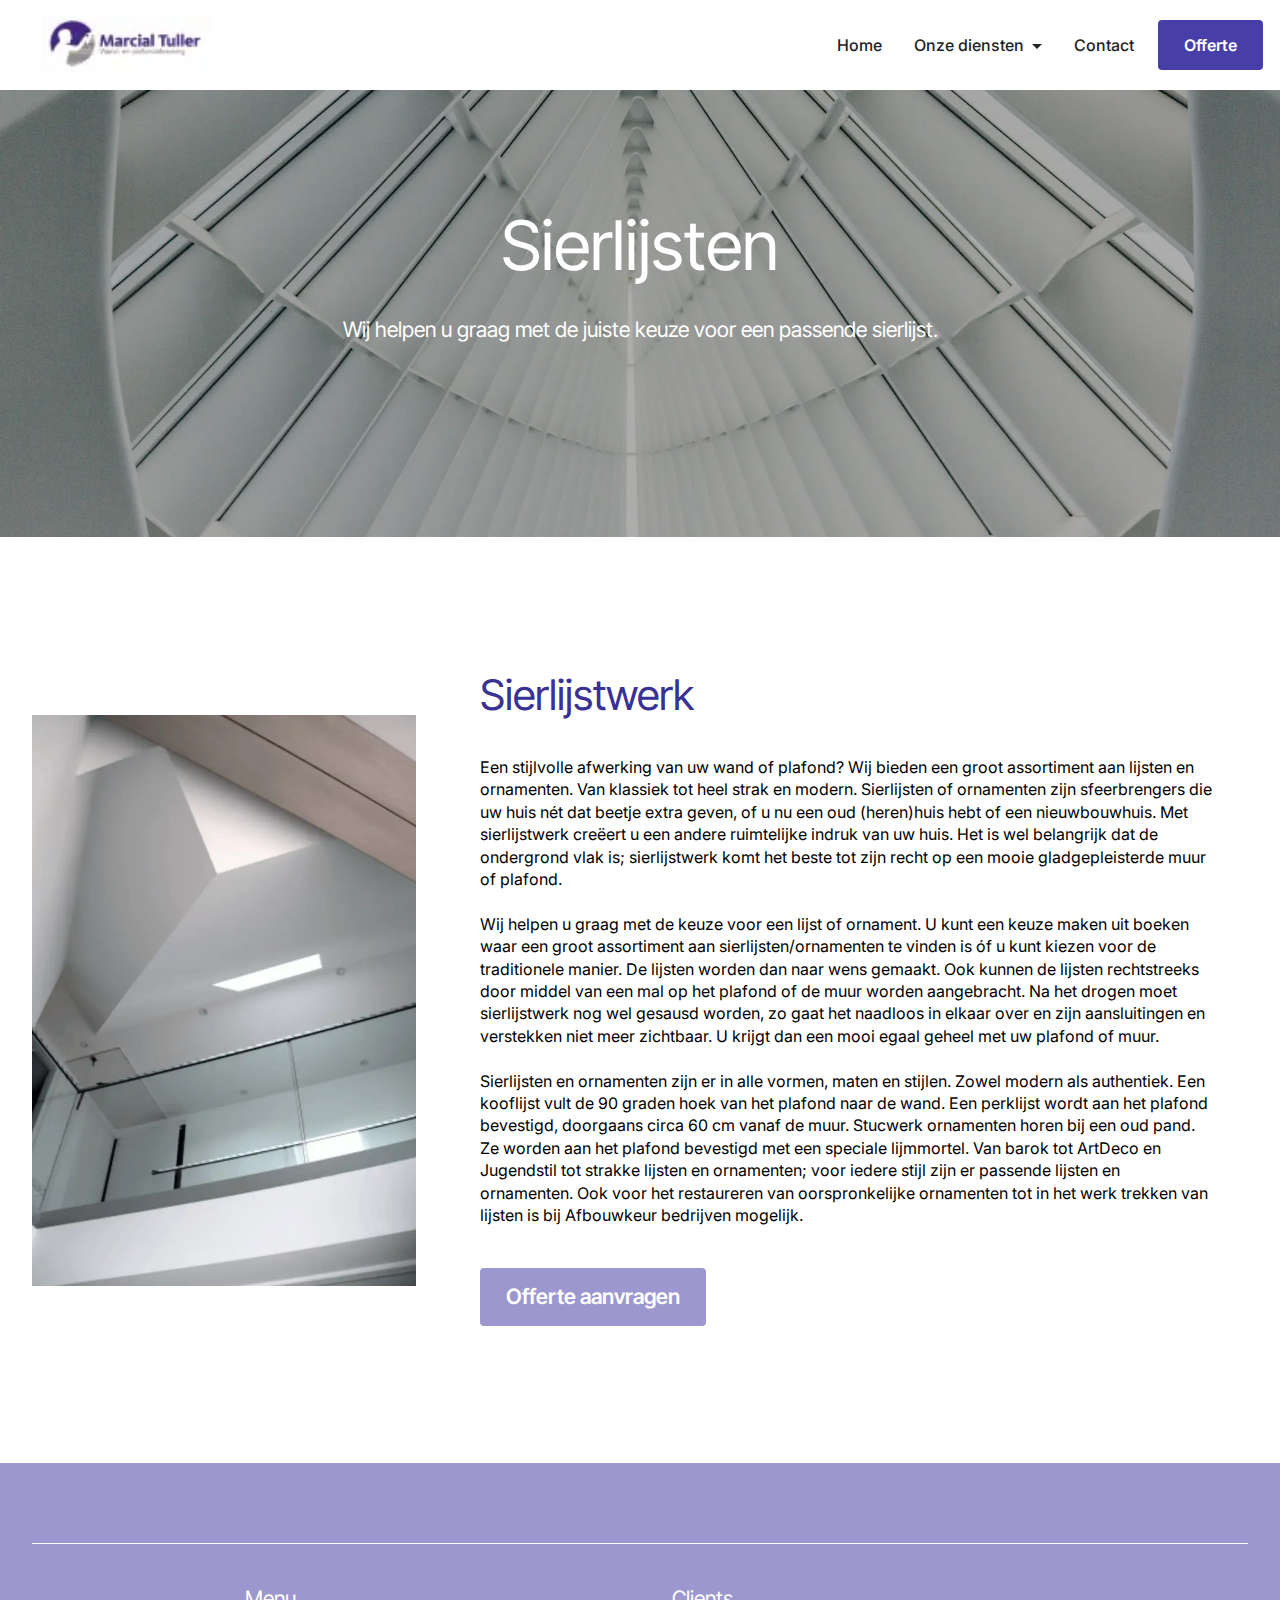
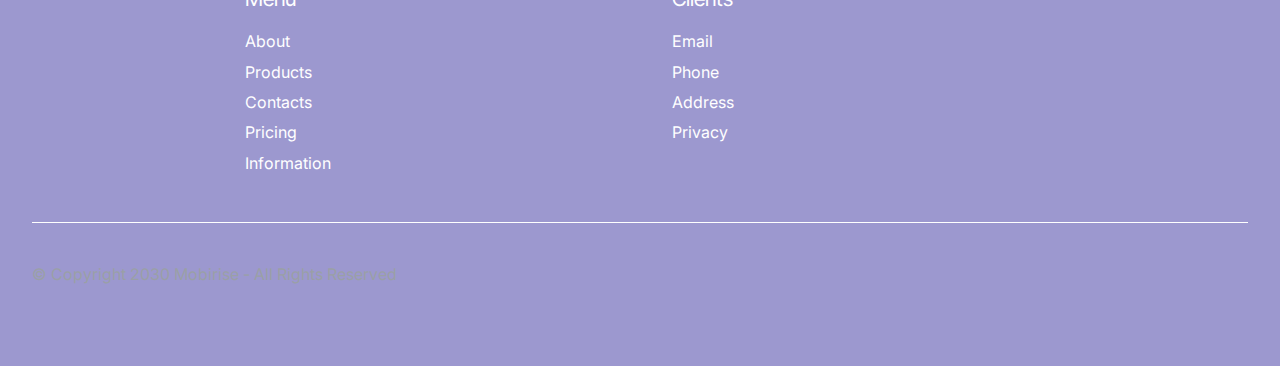
<file: page2.html>
<!DOCTYPE html>
<html  >
<head>
  
  <meta charset="UTF-8">
  <meta http-equiv="X-UA-Compatible" content="IE=edge">
  
  <meta name="viewport" content="width=device-width, initial-scale=1, minimum-scale=1">
  <link rel="shortcut icon" href="assets/images/schermafbeelding-2024-09-10-om-10.30.12-96x34.png" type="image/x-icon">
  <meta name="description" content="">
  
  
  <title>Sierlijstwerk</title>
  <link rel="stylesheet" href="assets/web/assets/mobirise-icons2/mobirise2.css">
  <link rel="stylesheet" href="assets/bootstrap/css/bootstrap.min.css">
  <link rel="stylesheet" href="assets/bootstrap/css/bootstrap-grid.min.css">
  <link rel="stylesheet" href="assets/bootstrap/css/bootstrap-reboot.min.css">
  <link rel="stylesheet" href="assets/dropdown/css/style.css">
  <link rel="stylesheet" href="assets/socicon/css/styles.css">
  <link rel="stylesheet" href="assets/theme/css/style.css">
  <link rel="preload" href="https://fonts.googleapis.com/css2?family=Inter+Tight:wght@400;700&display=swap&display=swap" as="style" onload="this.onload=null;this.rel='stylesheet'">
  <noscript><link rel="stylesheet" href="https://fonts.googleapis.com/css2?family=Inter+Tight:wght@400;700&display=swap&display=swap"></noscript>
  <link rel="preload" href="https://fonts.googleapis.com/css?family=Inter:100,200,300,400,500,600,700,800,900,100i,200i,300i,400i,500i,600i,700i,800i,900i&display=swap" as="style" onload="this.onload=null;this.rel='stylesheet'">
  <noscript><link rel="stylesheet" href="https://fonts.googleapis.com/css?family=Inter:100,200,300,400,500,600,700,800,900,100i,200i,300i,400i,500i,600i,700i,800i,900i&display=swap"></noscript>
  <link rel="preload" as="style" href="assets/mobirise/css/mbr-additional.css?v=SF0ggb"><link rel="stylesheet" href="assets/mobirise/css/mbr-additional.css?v=SF0ggb" type="text/css">

  
  
  
</head>
<body>
  
  <section data-bs-version="5.1" class="menu menu6 cid-unX9J77gLb" once="menu" id="menu06-q">
	

	<nav class="navbar navbar-dropdown opacityScrollOff navbar-fixed-top navbar-expand-lg">
		<div class="container">
			<div class="navbar-brand">
				<span class="navbar-logo">
					<a href="index.html">
						<img src="assets/images/schermafbeelding-2024-09-10-om-10.30.12-96x34.webp" alt="" style="height: 3.8rem;">
					</a>
				</span>
				
			</div>
			<button class="navbar-toggler" type="button" data-toggle="collapse" data-bs-toggle="collapse" data-target="#navbarSupportedContent" data-bs-target="#navbarSupportedContent" aria-controls="navbarNavAltMarkup" aria-expanded="false" aria-label="Toggle navigation">
				<div class="hamburger">
					<span></span>
					<span></span>
					<span></span>
					<span></span>
				</div>
			</button>
			<div class="collapse navbar-collapse opacityScrollOff" id="navbarSupportedContent">
				<ul class="navbar-nav nav-dropdown" data-app-modern-menu="true"><li class="nav-item">
						<a class="nav-link link text-black text-primary display-4" href="index.html">Home</a>
					</li>
					<li class="nav-item dropdown">
						<a class="nav-link link text-black dropdown-toggle display-4" href="#" aria-expanded="false" data-toggle="dropdown-submenu" data-bs-toggle="dropdown" data-bs-auto-close="outside">Onze diensten</a><div class="dropdown-menu" aria-labelledby="dropdown-951"><a class="text-black dropdown-item text-primary display-4" href="page1.html">Stuc- en spuitwerk</a><a class="text-black show dropdown-item text-primary display-4" href="page2.html">Sierlijsten</a><a class="text-black dropdown-item text-primary display-4" href="page3.html">Buitenstucwerk</a></div>
					</li>
					<li class="nav-item">
						<a class="nav-link link text-black text-primary display-4" href="page4.html">Contact</a>
					</li></ul>
				
				<div class="navbar-buttons mbr-section-btn"><a class="btn btn-success display-4" href="#">Offerte</a></div>
			</div>
		</div>
	</nav>
</section>

<section data-bs-version="5.1" class="header19 cid-unXxtlsZAk" id="header19-t">
  

  
  <div class="mbr-overlay" style="opacity: 0.3; background-color: rgb(0, 0, 0);"></div>
  <div class="container">
    <div class="row">
      <div class="content-wrap col-12 col-md-7">
        <h1 class="mbr-section-title mbr-fonts-style mb-4 display-1">
          Sierlijsten</h1>
        <p class="mbr-fonts-style mbr-text mb-4 display-7">Wij helpen u graag met de juiste keuze voor een passende sierlijst.</p>
        
        
      </div>
    </div>
  </div>
</section>

<section data-bs-version="5.1" class="start article2 cid-unXxevKYbN" id="article02-s">
	

	
	

	<div class="container">
		<div class="row justify-content-center">
			<div class="col-12 col-md-12 col-lg-4 image-wrapper">
				<img class="w-100" src="assets/images/schermafbeelding-2024-09-10-om-10.17.18-652x970.webp" alt="">
			</div>
			<div class="col-12 col-md-12 col-lg">
				<div class="text-wrapper align-left">
					<h1 class="mbr-section-title mbr-fonts-style mb-4 display-5">Sierlijstwerk</h1>
					<p class="mbr-text align-left mbr-fonts-style mb-4 display-4">Een stijlvolle afwerking van uw wand of plafond? Wij bieden een groot assortiment aan lijsten en ornamenten. Van klassiek tot heel strak en modern. Sierlijsten of ornamenten zijn sfeerbrengers die uw huis nét dat beetje extra geven, of u nu een oud (heren)huis hebt of een nieuwbouwhuis. Met sierlijstwerk creëert u een andere ruimtelijke indruk van uw huis. Het is wel belangrijk dat de ondergrond vlak is; sierlijstwerk komt het beste tot zijn recht op een mooie gladgepleisterde muur of plafond.<br><br>Wij helpen u graag met de keuze voor een lijst of ornament. U kunt een keuze maken uit boeken waar een groot assortiment aan sierlijsten/ornamenten te vinden is óf u kunt kiezen voor de traditionele manier. De lijsten worden dan naar wens gemaakt. Ook kunnen de lijsten rechtstreeks door middel van een mal op het plafond of de muur worden aangebracht. Na het drogen moet sierlijstwerk nog wel gesausd worden, zo gaat het naadloos in elkaar over en zijn aansluitingen en verstekken niet  meer zichtbaar. U krijgt dan een mooi egaal geheel met uw plafond of muur.<br><br>Sierlijsten en ornamenten zijn er in alle vormen, maten en stijlen. Zowel modern als authentiek. Een kooflijst vult de 90 graden hoek van het plafond naar de wand. Een perklijst wordt aan het plafond bevestigd, doorgaans circa 60 cm vanaf de muur. Stucwerk ornamenten horen bij een oud pand. Ze worden aan het plafond bevestigd met een speciale lijmmortel. Van barok tot ArtDeco en Jugendstil tot strakke lijsten en ornamenten; voor iedere stijl zijn er passende lijsten en ornamenten. Ook voor het restaureren van oorspronkelijke ornamenten tot in het werk trekken van lijsten is bij Afbouwkeur bedrijven mogelijk.</p>
					<div class="mbr-section-btn align-left mt-3"><a class="btn btn-secondary display-7" href="#">Offerte aanvragen</a></div>
				</div>
			</div>
		</div>
	</div>
</section>

<section data-bs-version="5.1" class="footer01 progressm5 cid-unXgbtbWko" once="footers" id="footer01-r">
    

    
    

    <div class="container">
        <div class="row">
            <div class="col-12">
               
            </div>
            <div class="col-12">
                <div class="border-wrap"></div>
            </div>
        </div>
        <div class="row items-wrapper">
            <div class="col-12 col-lg-4 card">
                <div class="list-wrapper">
                    <p class="mbr-desc mbr-fonts-style display-7">
                        Menu
                    </p>
                    <ul class="list mbr-fonts-style display-4">
                        <li class="item-wrap">About</li>
                        <li class="item-wrap">Products</li>
                        <li class="item-wrap">Contacts</li>
                        <li class="item-wrap">Pricing</li>
                        <li class="item-wrap">Information</li>
                    </ul>
                </div>
            </div>
            <div class="col-12 col-lg-4 card">
                <div class="list-wrapper">
                    <p class="mbr-desc mbr-fonts-style display-7">
                        Clients
                    </p>
                    <ul class="list mbr-fonts-style display-4">
                        <li class="item-wrap">Email</li>
                        <li class="item-wrap">Phone</li>
                        <li class="item-wrap">Address</li>
                        <li class="item-wrap">Privacy</li>
                    </ul>
                </div>
            </div>
            
        </div>
        <div class="row">
            <div class="col-12">
                <div class="border-wrap"></div>
                <p class="mbr-copy mbr-fonts-style display-4">
                    © Copyright 2030 Mobirise - All Rights Reserved
                </p>
            </div>
        </div>
    </div>
</section>


<script src="assets/bootstrap/js/bootstrap.bundle.min.js"></script>
  <script src="assets/smoothscroll/smooth-scroll.js"></script>
  <script src="assets/ytplayer/index.js"></script>
  <script src="assets/dropdown/js/navbar-dropdown.js"></script>
  <script src="assets/theme/js/script.js"></script>
  
  
  
</body>
</html>
</file>
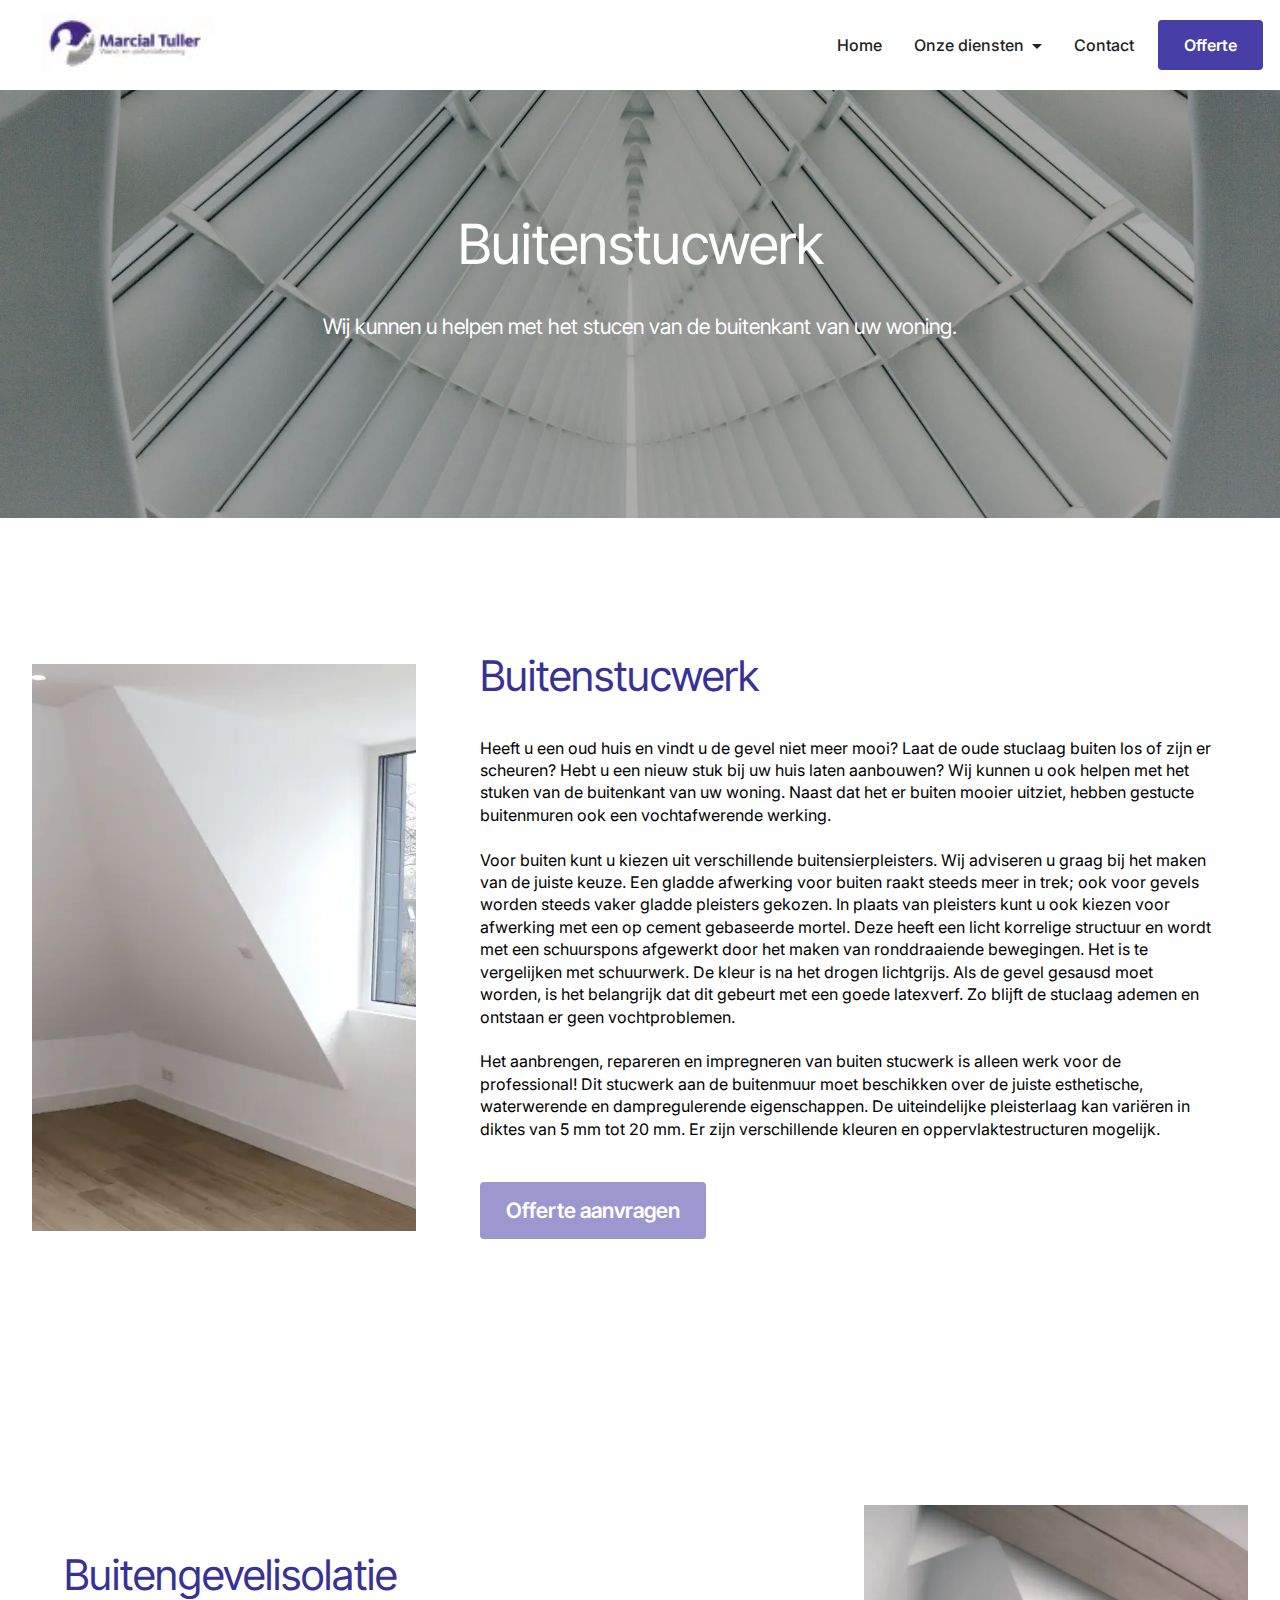
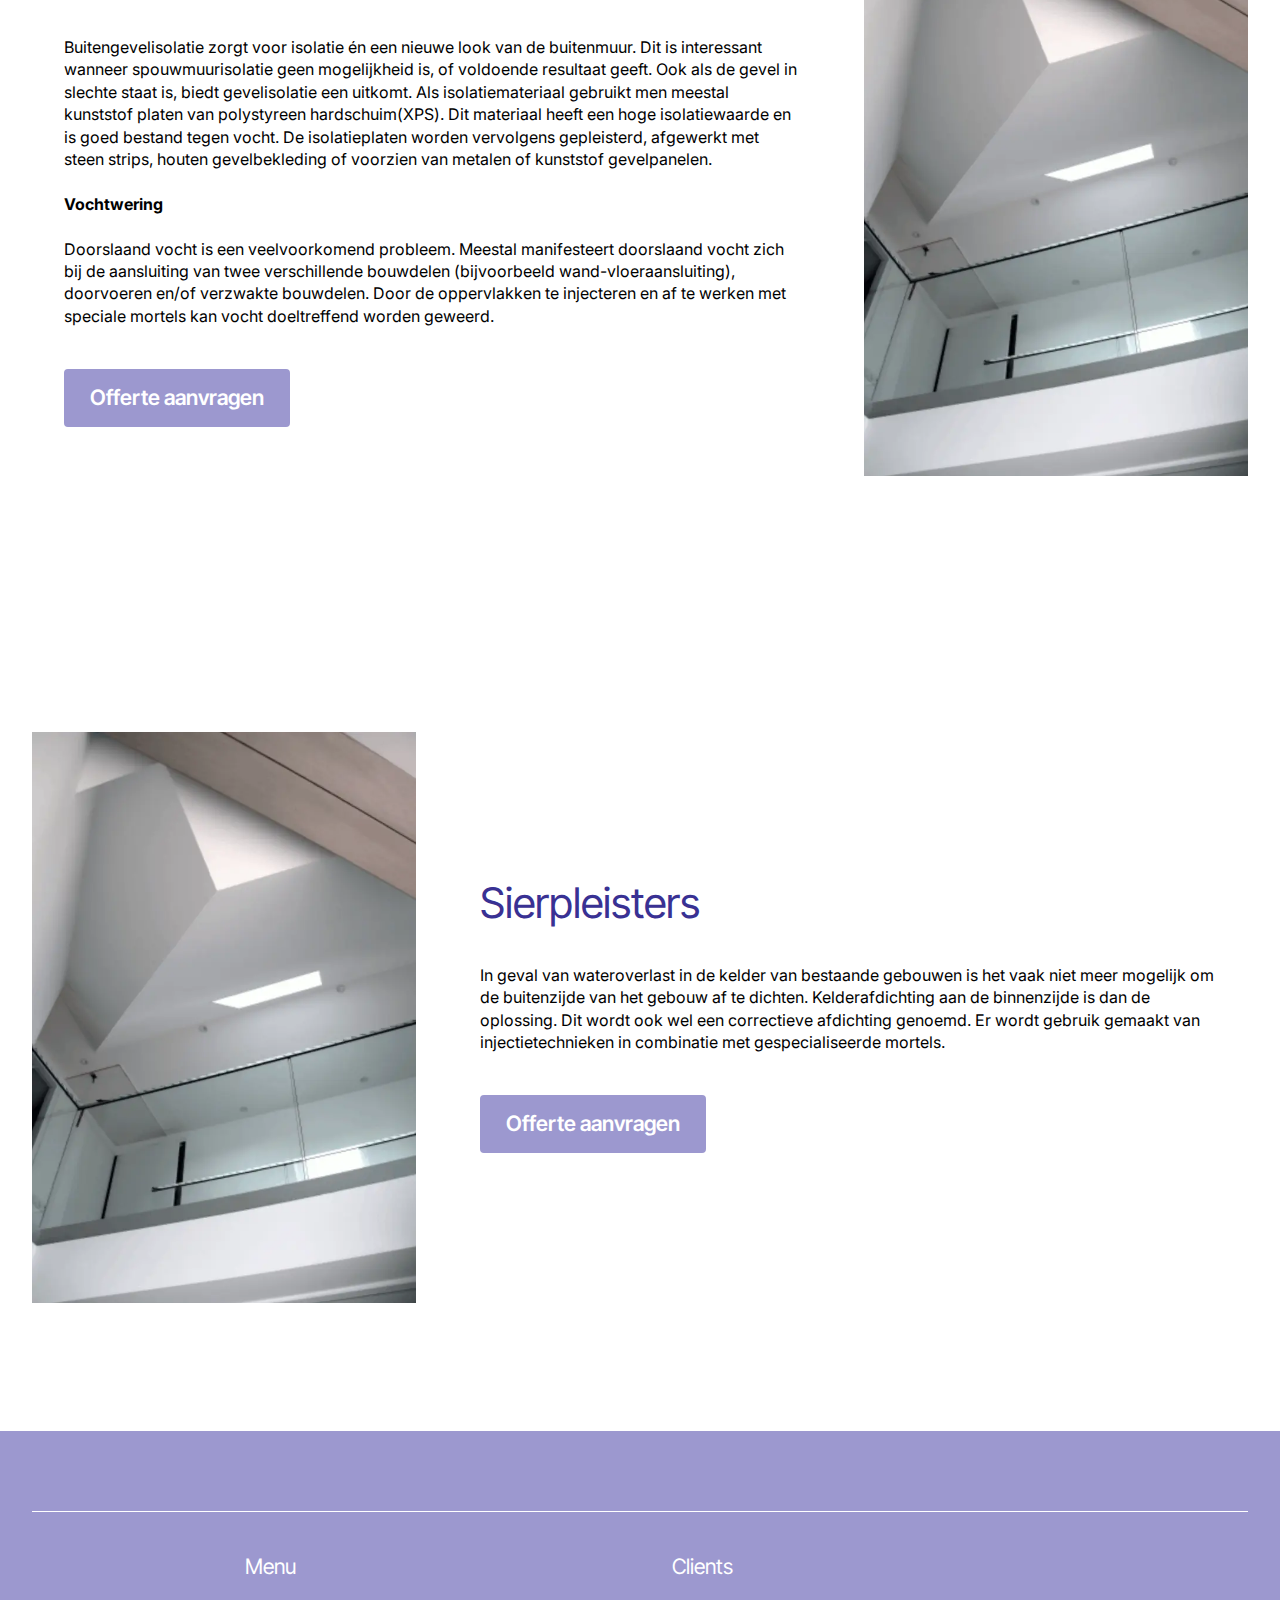
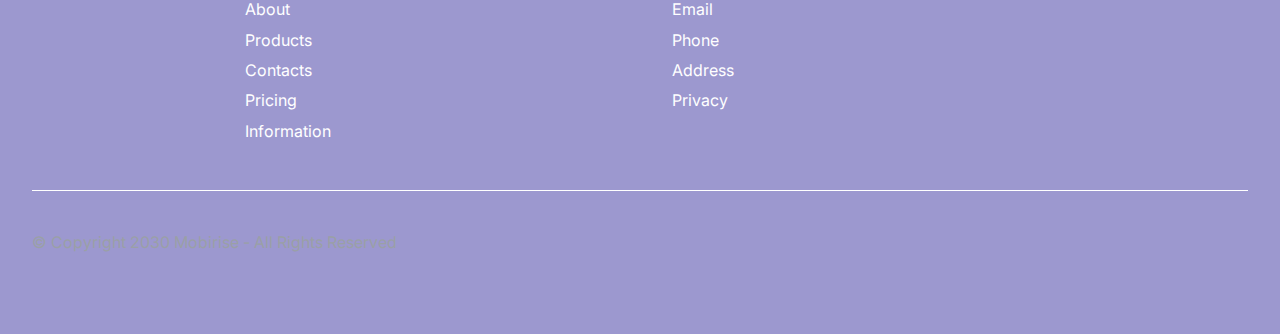
<file: page3.html>
<!DOCTYPE html>
<html  >
<head>
  
  <meta charset="UTF-8">
  <meta http-equiv="X-UA-Compatible" content="IE=edge">
  
  <meta name="viewport" content="width=device-width, initial-scale=1, minimum-scale=1">
  <link rel="shortcut icon" href="assets/images/schermafbeelding-2024-09-10-om-10.30.12-96x34.png" type="image/x-icon">
  <meta name="description" content="">
  
  
  <title>Buitenstucwerk</title>
  <link rel="stylesheet" href="assets/web/assets/mobirise-icons2/mobirise2.css">
  <link rel="stylesheet" href="assets/bootstrap/css/bootstrap.min.css">
  <link rel="stylesheet" href="assets/bootstrap/css/bootstrap-grid.min.css">
  <link rel="stylesheet" href="assets/bootstrap/css/bootstrap-reboot.min.css">
  <link rel="stylesheet" href="assets/dropdown/css/style.css">
  <link rel="stylesheet" href="assets/socicon/css/styles.css">
  <link rel="stylesheet" href="assets/theme/css/style.css">
  <link rel="preload" href="https://fonts.googleapis.com/css2?family=Inter+Tight:wght@400;700&display=swap&display=swap" as="style" onload="this.onload=null;this.rel='stylesheet'">
  <noscript><link rel="stylesheet" href="https://fonts.googleapis.com/css2?family=Inter+Tight:wght@400;700&display=swap&display=swap"></noscript>
  <link rel="preload" href="https://fonts.googleapis.com/css?family=Inter:100,200,300,400,500,600,700,800,900,100i,200i,300i,400i,500i,600i,700i,800i,900i&display=swap" as="style" onload="this.onload=null;this.rel='stylesheet'">
  <noscript><link rel="stylesheet" href="https://fonts.googleapis.com/css?family=Inter:100,200,300,400,500,600,700,800,900,100i,200i,300i,400i,500i,600i,700i,800i,900i&display=swap"></noscript>
  <link rel="preload" as="style" href="assets/mobirise/css/mbr-additional.css?v=8C3PXJ"><link rel="stylesheet" href="assets/mobirise/css/mbr-additional.css?v=8C3PXJ" type="text/css">

  
  
  
</head>
<body>
  
  <section data-bs-version="5.1" class="menu menu6 cid-unX9J77gLb" once="menu" id="menu06-u">
	

	<nav class="navbar navbar-dropdown opacityScrollOff navbar-fixed-top navbar-expand-lg">
		<div class="container">
			<div class="navbar-brand">
				<span class="navbar-logo">
					<a href="index.html">
						<img src="assets/images/schermafbeelding-2024-09-10-om-10.30.12-96x34.webp" alt="" style="height: 3.8rem;">
					</a>
				</span>
				
			</div>
			<button class="navbar-toggler" type="button" data-toggle="collapse" data-bs-toggle="collapse" data-target="#navbarSupportedContent" data-bs-target="#navbarSupportedContent" aria-controls="navbarNavAltMarkup" aria-expanded="false" aria-label="Toggle navigation">
				<div class="hamburger">
					<span></span>
					<span></span>
					<span></span>
					<span></span>
				</div>
			</button>
			<div class="collapse navbar-collapse opacityScrollOff" id="navbarSupportedContent">
				<ul class="navbar-nav nav-dropdown" data-app-modern-menu="true"><li class="nav-item">
						<a class="nav-link link text-black text-primary display-4" href="index.html">Home</a>
					</li>
					<li class="nav-item dropdown">
						<a class="nav-link link text-black dropdown-toggle display-4" href="#" aria-expanded="false" data-toggle="dropdown-submenu" data-bs-toggle="dropdown" data-bs-auto-close="outside">Onze diensten</a><div class="dropdown-menu" aria-labelledby="dropdown-951"><a class="text-black dropdown-item text-primary display-4" href="page1.html">Stuc- en spuitwerk</a><a class="text-black show dropdown-item text-primary display-4" href="page2.html">Sierlijsten</a><a class="text-black dropdown-item text-primary display-4" href="page3.html">Buitenstucwerk</a></div>
					</li>
					<li class="nav-item">
						<a class="nav-link link text-black text-primary display-4" href="page4.html">Contact</a>
					</li></ul>
				
				<div class="navbar-buttons mbr-section-btn"><a class="btn btn-success display-4" href="#">Offerte</a></div>
			</div>
		</div>
	</nav>
</section>

<section data-bs-version="5.1" class="header19 cid-unXyp7POOo" id="header19-w">
  

  
  <div class="mbr-overlay" style="opacity: 0.3; background-color: rgb(0, 0, 0);"></div>
  <div class="container">
    <div class="row">
      <div class="content-wrap col-12 col-md-12">
        <h1 class="mbr-section-title mbr-fonts-style mb-4 display-2">
          Buitenstucwerk</h1>
        <p class="mbr-fonts-style mbr-text mb-4 display-7">Wij kunnen u helpen met het stucen van de buitenkant van uw woning.</p>
        
        
      </div>
    </div>
  </div>
</section>

<section data-bs-version="5.1" class="start article2 cid-unXypHy0E5" id="article02-x">
	

	
	

	<div class="container">
		<div class="row justify-content-center">
			<div class="col-12 col-md-12 col-lg-4 image-wrapper">
				<img class="w-100" src="assets/images/schermafbeelding-2024-09-10-om-10.01.50-386x570.webp" alt="">
			</div>
			<div class="col-12 col-md-12 col-lg">
				<div class="text-wrapper align-left">
					<h1 class="mbr-section-title mbr-fonts-style mb-4 display-5">Buitenstucwerk</h1>
					<p class="mbr-text align-left mbr-fonts-style mb-4 display-4">Heeft u een oud huis en vindt u de gevel niet meer mooi? Laat de oude stuclaag buiten los of zijn er scheuren? Hebt u een nieuw stuk bij uw huis laten aanbouwen? Wij kunnen u ook helpen met het stuken van de buitenkant van uw woning. Naast dat het er buiten mooier uitziet, hebben gestucte buitenmuren ook een vochtafwerende werking.<br><br>Voor buiten kunt u kiezen uit verschillende buitensierpleisters. Wij adviseren u graag bij het maken van de juiste keuze. Een gladde afwerking voor buiten raakt steeds meer in trek; ook voor gevels worden steeds vaker gladde pleisters gekozen. In plaats van pleisters kunt u ook kiezen voor afwerking met een op cement gebaseerde mortel. Deze heeft een licht korrelige structuur en wordt met een schuurspons afgewerkt door het maken van ronddraaiende bewegingen. Het is te vergelijken met schuurwerk. De kleur is na het drogen lichtgrijs. Als de gevel gesausd moet worden, is het belangrijk dat dit gebeurt met een goede latexverf. Zo blijft de stuclaag ademen en ontstaan er geen vochtproblemen.<br><br>Het aanbrengen, repareren en impregneren van buiten stucwerk is alleen werk voor de professional! Dit stucwerk aan de buitenmuur moet beschikken over de juiste esthetische, waterwerende en dampregulerende eigenschappen. De uiteindelijke pleisterlaag kan variëren in diktes van 5 mm tot 20 mm. Er zijn verschillende kleuren en oppervlaktestructuren mogelijk.</p>
					<div class="mbr-section-btn align-left mt-3"><a class="btn btn-secondary display-7" href="#">Offerte aanvragen</a></div>
				</div>
			</div>
		</div>
	</div>
</section>

<section data-bs-version="5.1" class="start article2 cid-unXySLSMLz" id="article02-z">
	

	
	

	<div class="container">
		<div class="row justify-content-center">
			<div class="col-12 col-md-12 col-lg-4 image-wrapper">
				<img class="w-100" src="assets/images/schermafbeelding-2024-09-10-om-10.17.18-652x970.webp" alt="">
			</div>
			<div class="col-12 col-md-12 col-lg">
				<div class="text-wrapper align-left">
					<h1 class="mbr-section-title mbr-fonts-style mb-4 display-5">Buitengevelisolatie</h1>
					<p class="mbr-text align-left mbr-fonts-style mb-4 display-4">Buitengevelisolatie zorgt voor isolatie én een nieuwe look van de buitenmuur. Dit is interessant wanneer spouwmuurisolatie geen mogelijkheid is, of voldoende resultaat geeft. Ook als de gevel in slechte staat is, biedt gevelisolatie een uitkomt. Als isolatiemateriaal gebruikt men meestal kunststof platen van polystyreen hardschuim(XPS). Dit materiaal heeft een hoge isolatiewaarde en is goed bestand tegen vocht. De isolatieplaten worden vervolgens gepleisterd, afgewerkt met steen strips, houten gevelbekleding of voorzien van metalen of kunststof gevelpanelen.<br><br><strong>Vochtwering</strong><br><br>Doorslaand vocht is een veelvoorkomend probleem. Meestal manifesteert doorslaand vocht zich bij de aansluiting van twee verschillende bouwdelen (bijvoorbeeld wand-vloeraansluiting), doorvoeren en/of verzwakte bouwdelen. Door de oppervlakken te injecteren en af te werken met speciale mortels kan vocht doeltreffend worden geweerd.&nbsp;</p>
					<div class="mbr-section-btn align-left mt-3"><a class="btn btn-secondary display-7" href="#">Offerte aanvragen</a></div>
				</div>
			</div>
		</div>
	</div>
</section>

<section data-bs-version="5.1" class="start article2 cid-unXySigJpx" id="article02-y">
	

	
	

	<div class="container">
		<div class="row justify-content-center">
			<div class="col-12 col-md-12 col-lg-4 image-wrapper">
				<img class="w-100" src="assets/images/schermafbeelding-2024-09-10-om-10.17.18-652x970.webp" alt="">
			</div>
			<div class="col-12 col-md-12 col-lg">
				<div class="text-wrapper align-left">
					<h1 class="mbr-section-title mbr-fonts-style mb-4 display-5">Sierpleisters</h1>
					<p class="mbr-text align-left mbr-fonts-style mb-4 display-4">In geval van wateroverlast in de kelder van bestaande gebouwen is het vaak niet meer mogelijk om de buitenzijde van het gebouw af te dichten. Kelderafdichting aan de binnenzijde is dan de oplossing. Dit wordt ook wel een correctieve afdichting genoemd. Er wordt gebruik gemaakt van injectietechnieken in combinatie met gespecialiseerde mortels.</p>
					<div class="mbr-section-btn align-left mt-3"><a class="btn btn-secondary display-7" href="#">Offerte aanvragen</a></div>
				</div>
			</div>
		</div>
	</div>
</section>

<section data-bs-version="5.1" class="footer01 progressm5 cid-unXgbtbWko" once="footers" id="footer01-v">
    

    
    

    <div class="container">
        <div class="row">
            <div class="col-12">
               
            </div>
            <div class="col-12">
                <div class="border-wrap"></div>
            </div>
        </div>
        <div class="row items-wrapper">
            <div class="col-12 col-lg-4 card">
                <div class="list-wrapper">
                    <p class="mbr-desc mbr-fonts-style display-7">
                        Menu
                    </p>
                    <ul class="list mbr-fonts-style display-4">
                        <li class="item-wrap">About</li>
                        <li class="item-wrap">Products</li>
                        <li class="item-wrap">Contacts</li>
                        <li class="item-wrap">Pricing</li>
                        <li class="item-wrap">Information</li>
                    </ul>
                </div>
            </div>
            <div class="col-12 col-lg-4 card">
                <div class="list-wrapper">
                    <p class="mbr-desc mbr-fonts-style display-7">
                        Clients
                    </p>
                    <ul class="list mbr-fonts-style display-4">
                        <li class="item-wrap">Email</li>
                        <li class="item-wrap">Phone</li>
                        <li class="item-wrap">Address</li>
                        <li class="item-wrap">Privacy</li>
                    </ul>
                </div>
            </div>
            
        </div>
        <div class="row">
            <div class="col-12">
                <div class="border-wrap"></div>
                <p class="mbr-copy mbr-fonts-style display-4">
                    © Copyright 2030 Mobirise - All Rights Reserved
                </p>
            </div>
        </div>
    </div>
</section>


<script src="assets/bootstrap/js/bootstrap.bundle.min.js"></script>
  <script src="assets/smoothscroll/smooth-scroll.js"></script>
  <script src="assets/ytplayer/index.js"></script>
  <script src="assets/dropdown/js/navbar-dropdown.js"></script>
  <script src="assets/theme/js/script.js"></script>
  
  
  
</body>
</html>
</file>
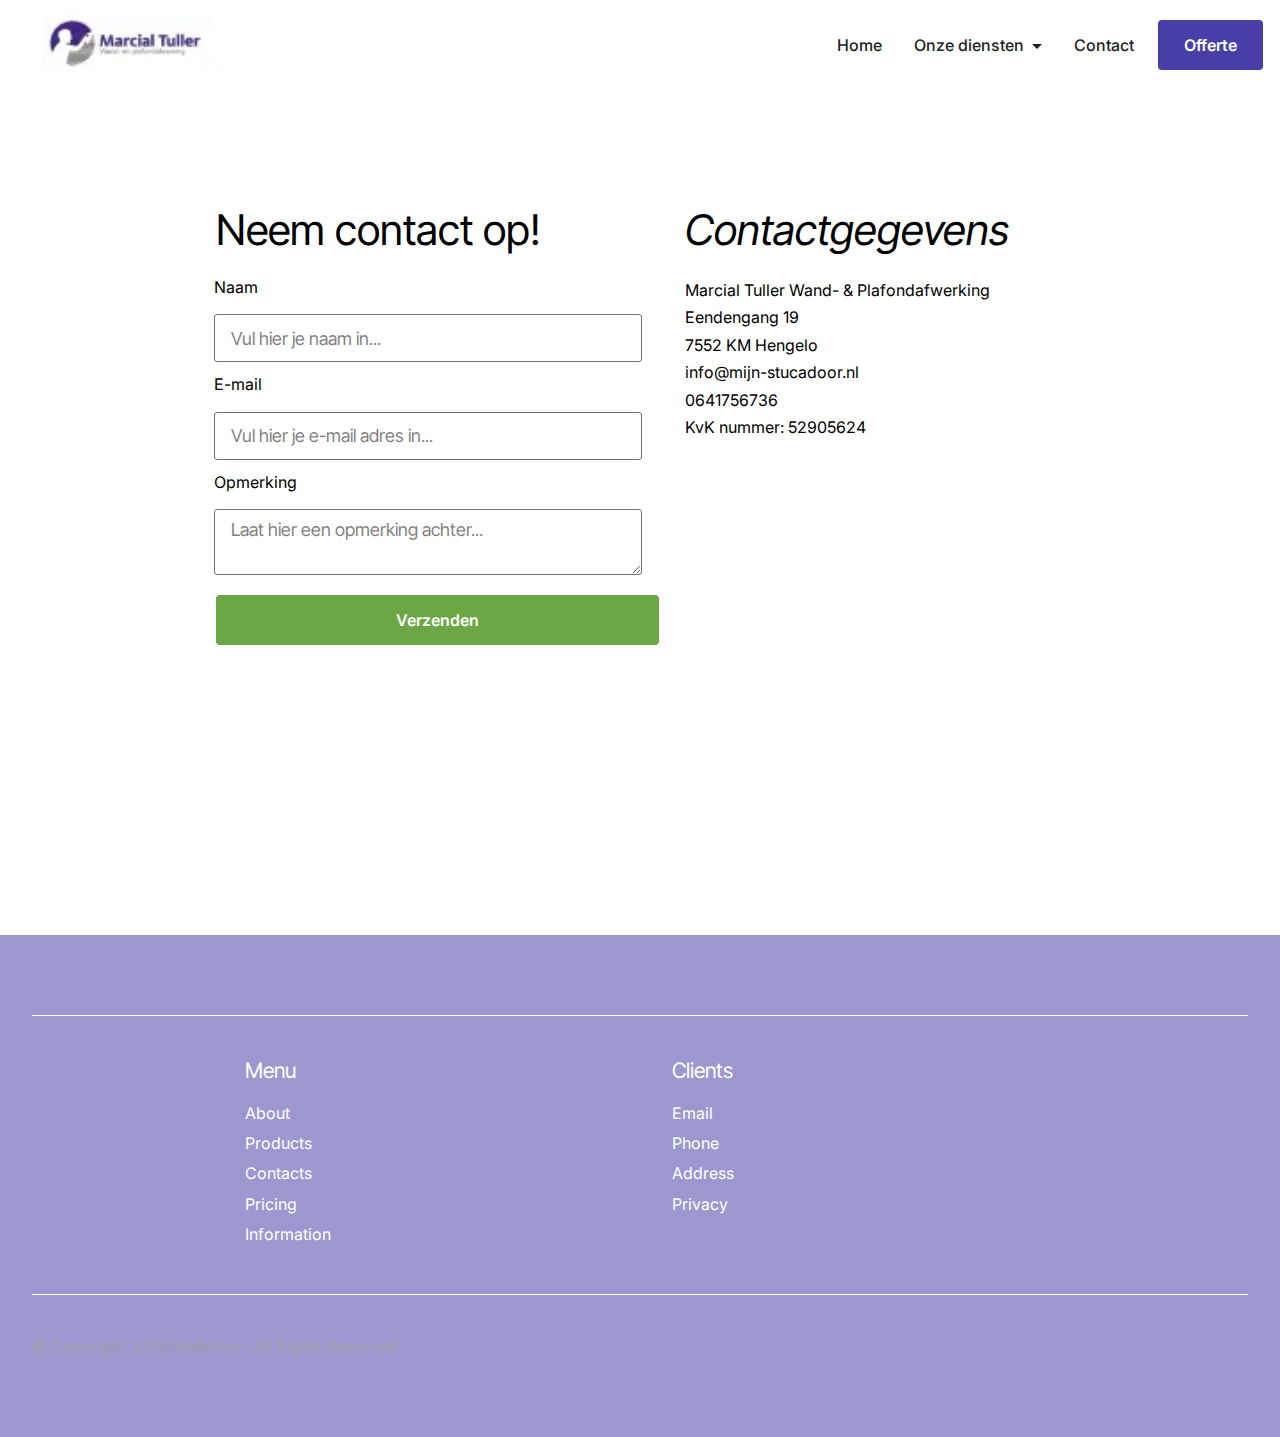
<file: page4.html>
<!DOCTYPE html>
<html  >
<head>
  
  <meta charset="UTF-8">
  <meta http-equiv="X-UA-Compatible" content="IE=edge">
  
  <meta name="viewport" content="width=device-width, initial-scale=1, minimum-scale=1">
  <link rel="shortcut icon" href="assets/images/schermafbeelding-2024-09-10-om-10.30.12-96x34.png" type="image/x-icon">
  <meta name="description" content="">
  
  
  <title>Contact</title>
  <link rel="stylesheet" href="assets/web/assets/mobirise-icons2/mobirise2.css">
  <link rel="stylesheet" href="assets/bootstrap/css/bootstrap.min.css">
  <link rel="stylesheet" href="assets/bootstrap/css/bootstrap-grid.min.css">
  <link rel="stylesheet" href="assets/bootstrap/css/bootstrap-reboot.min.css">
  <link rel="stylesheet" href="assets/dropdown/css/style.css">
  <link rel="stylesheet" href="assets/socicon/css/styles.css">
  <link rel="stylesheet" href="assets/theme/css/style.css">
  <link rel="stylesheet" href="assets/recaptcha.css">
  <link rel="preload" href="https://fonts.googleapis.com/css2?family=Inter+Tight:wght@400;700&display=swap&display=swap" as="style" onload="this.onload=null;this.rel='stylesheet'">
  <noscript><link rel="stylesheet" href="https://fonts.googleapis.com/css2?family=Inter+Tight:wght@400;700&display=swap&display=swap"></noscript>
  <link rel="preload" href="https://fonts.googleapis.com/css?family=Inter:100,200,300,400,500,600,700,800,900,100i,200i,300i,400i,500i,600i,700i,800i,900i&display=swap" as="style" onload="this.onload=null;this.rel='stylesheet'">
  <noscript><link rel="stylesheet" href="https://fonts.googleapis.com/css?family=Inter:100,200,300,400,500,600,700,800,900,100i,200i,300i,400i,500i,600i,700i,800i,900i&display=swap"></noscript>
  <link rel="preload" as="style" href="assets/mobirise/css/mbr-additional.css?v=YFWOWg"><link rel="stylesheet" href="assets/mobirise/css/mbr-additional.css?v=YFWOWg" type="text/css">

  
  
  
</head>
<body>
  
  <section data-bs-version="5.1" class="menu menu6 cid-unX9J77gLb" once="menu" id="menu06-10">
	

	<nav class="navbar navbar-dropdown opacityScrollOff navbar-fixed-top navbar-expand-lg">
		<div class="container">
			<div class="navbar-brand">
				<span class="navbar-logo">
					<a href="index.html">
						<img src="assets/images/schermafbeelding-2024-09-10-om-10.30.12-96x34.webp" alt="" style="height: 3.8rem;">
					</a>
				</span>
				
			</div>
			<button class="navbar-toggler" type="button" data-toggle="collapse" data-bs-toggle="collapse" data-target="#navbarSupportedContent" data-bs-target="#navbarSupportedContent" aria-controls="navbarNavAltMarkup" aria-expanded="false" aria-label="Toggle navigation">
				<div class="hamburger">
					<span></span>
					<span></span>
					<span></span>
					<span></span>
				</div>
			</button>
			<div class="collapse navbar-collapse opacityScrollOff" id="navbarSupportedContent">
				<ul class="navbar-nav nav-dropdown" data-app-modern-menu="true"><li class="nav-item">
						<a class="nav-link link text-black text-primary display-4" href="index.html">Home</a>
					</li>
					<li class="nav-item dropdown">
						<a class="nav-link link text-black dropdown-toggle display-4" href="#" aria-expanded="false" data-toggle="dropdown-submenu" data-bs-toggle="dropdown" data-bs-auto-close="outside">Onze diensten</a><div class="dropdown-menu" aria-labelledby="dropdown-951"><a class="text-black dropdown-item text-primary display-4" href="page1.html">Stuc- en spuitwerk</a><a class="text-black show dropdown-item text-primary display-4" href="page2.html">Sierlijsten</a><a class="text-black dropdown-item text-primary display-4" href="page3.html">Buitenstucwerk</a></div>
					</li>
					<li class="nav-item">
						<a class="nav-link link text-black text-primary display-4" href="page4.html">Contact</a>
					</li></ul>
				
				<div class="navbar-buttons mbr-section-btn"><a class="btn btn-success display-4" href="#">Offerte</a></div>
			</div>
		</div>
	</nav>
</section>

<section data-bs-version="5.1" class="form01 printm5 cid-unXCkJwJvg" id="button">
    

    
    

    <div class="container-fluid">
        <div class="row">
            <div class="col-12 col-lg-10">
                <div class="content-wrapper">
                    
                    <div class="content-wrap flex-row-reverse">
                        <div class="contacts-wrapper">
                            <h3 class="mbr-section-subtitle mbr-fonts-style display-5">
                                <em>Contactgegevens</em></h3>
                            <ul class="list mbr-fonts-style display-4">
                                <li class="item-wrap">Marcial Tuller Wand- &amp; Plafondafwerking</li><li class="item-wrap">Eendengang 19</li><li class="item-wrap">7552 KM Hengelo</li><li class="item-wrap">info@mijn-stucadoor.nl</li><li class="item-wrap">0641756736</li><li class="item-wrap">KvK nummer: 52905624</li>
                            </ul>
                        </div>
                        <div class="mbr-form form-wrap" data-form-type="formoid">
<!--Formbuilder Form-->
<form action="https://mobirise.eu/" method="POST" class="mbr-form form-with-styler" data-form-title="Form Name"><input type="hidden" name="email" data-form-email="true" value="eESwUg5/bVdUTZi5nPR2Zq/2KZylGJwWNzUfOaAMHc29Kr5PLIMfZ/ROuDHIjwAM2/5vyvsWaMIkXfo58mtQTpcSa6UCnHVpaVQZj8bbLfV2Sd7UzrIt5R6/exe9mpfN.CZ5Z1TRX3FFKkyDWBPzL1og7Kq2n93keF87aVlpGU2mI8jAnikt85t/xrryDoIDkX3Hx6LDUxGdnOsClITET3BoAzUU4Cl31BkQvT8+SRMoFqHF7mqTPOpa0lwcLZ+98">
<div class="row">
<div hidden="hidden" data-form-alert="" class="alert alert-success col-12">Thanks for filling out the form!</div>
<div hidden="hidden" data-form-alert-danger="" class="alert alert-danger col-12"> Oops...! some problem! </div>
</div>
<div class="dragArea row">
<div class="col-lg-12 col-md-12 col-sm-12">
<h3 class="mbr-section-title mbr-fonts-style display-5">Neem contact op!</h3>
</div>
<div class="col-lg-12 col-md-12 col-sm-12 form-group mb-3 mb-3" data-for="text">
<label for="text-button" class="form-control-label mbr-fonts-style display-4">Naam</label>
<input type="text" name="text" placeholder="Vul hier je naam in..." data-form-field="text" required="required" class="form-control display-4" value="" id="text-button">
</div>
<div data-for="email" class="col-lg-12 col-md-12 col-sm-12 form-group mb-3 mb-3 mb-3">
<label for="email-button" class="form-control-label mbr-fonts-style display-4">E-mail</label>
<input type="email" name="email" placeholder="Vul hier je e-mail adres in..." data-form-field="email" class="form-control display-4" required="required" value="" id="email-button">
</div>
<div data-for="textarea" class="col-lg-12 col-md-12 col-sm-12 form-group mb-3 mb-3">
<label for="textarea-button" class="form-control-label mbr-fonts-style display-4">Opmerking</label>
<textarea name="textarea" placeholder="Laat hier een opmerking achter..." data-form-field="textarea" class="form-control display-7" id="textarea-button"></textarea>
</div>
<div class="col-auto mbr-section-btn"><button type="submit" class="w-100 w-100 btn btn-primary display-4">Verzenden</button></div>
</div>
</form><!--Formbuilder Form-->
</div>
                    </div>
                </div>
            </div>
        </div>
    </div>
</section>

<section data-bs-version="5.1" class="footer01 progressm5 cid-unXgbtbWko" once="footers" id="footer01-11">
    

    
    

    <div class="container">
        <div class="row">
            <div class="col-12">
               
            </div>
            <div class="col-12">
                <div class="border-wrap"></div>
            </div>
        </div>
        <div class="row items-wrapper">
            <div class="col-12 col-lg-4 card">
                <div class="list-wrapper">
                    <p class="mbr-desc mbr-fonts-style display-7">
                        Menu
                    </p>
                    <ul class="list mbr-fonts-style display-4">
                        <li class="item-wrap">About</li>
                        <li class="item-wrap">Products</li>
                        <li class="item-wrap">Contacts</li>
                        <li class="item-wrap">Pricing</li>
                        <li class="item-wrap">Information</li>
                    </ul>
                </div>
            </div>
            <div class="col-12 col-lg-4 card">
                <div class="list-wrapper">
                    <p class="mbr-desc mbr-fonts-style display-7">
                        Clients
                    </p>
                    <ul class="list mbr-fonts-style display-4">
                        <li class="item-wrap">Email</li>
                        <li class="item-wrap">Phone</li>
                        <li class="item-wrap">Address</li>
                        <li class="item-wrap">Privacy</li>
                    </ul>
                </div>
            </div>
            
        </div>
        <div class="row">
            <div class="col-12">
                <div class="border-wrap"></div>
                <p class="mbr-copy mbr-fonts-style display-4">
                    © Copyright 2030 Mobirise - All Rights Reserved
                </p>
            </div>
        </div>
    </div>
</section>


<script src="assets/bootstrap/js/bootstrap.bundle.min.js"></script>
  <script src="assets/smoothscroll/smooth-scroll.js"></script>
  <script src="assets/ytplayer/index.js"></script>
  <script src="assets/dropdown/js/navbar-dropdown.js"></script>
  <script src="assets/theme/js/script.js"></script>
  <script src="assets/formoid.min.js"></script>
  
  
  
</body>
</html>
</file>
<file: assets/web/assets/mobirise-icons2/mobirise2.css>
@font-face {
  font-family: 'Moririse2';
  font-display: swap;
  src:  url('mobirise2.eot?f2bix4');
  src:  url('mobirise2.eot?f2bix4#iefix') format('embedded-opentype'),
    url('mobirise2.ttf?f2bix4') format('truetype'),
    url('mobirise2.woff?f2bix4') format('woff'),
    url('mobirise2.svg?f2bix4#mobirise2') format('svg');
  font-weight: normal;
  font-style: normal;
}

[class^="mobi-"], [class*=" mobi-"] {
  /* use !important to prevent issues with browser extensions that change fonts */
  font-family: 'Moririse2' !important;
  speak: none;
  font-style: normal;
  font-weight: normal;
  font-variant: normal;
  text-transform: none;
  line-height: 1;

  /* Better Font Rendering =========== */
  -webkit-font-smoothing: antialiased;
  -moz-osx-font-smoothing: grayscale;
}

.mobi-mbri-add-submenu:before {
  content: "\e900";
}
.mobi-mbri-alert:before {
  content: "\e901";
}
.mobi-mbri-align-center:before {
  content: "\e902";
}
.mobi-mbri-align-justify:before {
  content: "\e903";
}
.mobi-mbri-align-left:before {
  content: "\e904";
}
.mobi-mbri-align-right:before {
  content: "\e905";
}
.mobi-mbri-android:before {
  content: "\e906";
}
.mobi-mbri-apple:before {
  content: "\e907";
}
.mobi-mbri-arrow-down:before {
  content: "\e908";
}
.mobi-mbri-arrow-next:before {
  content: "\e909";
}
.mobi-mbri-arrow-prev:before {
  content: "\e90a";
}
.mobi-mbri-arrow-up:before {
  content: "\e90b";
}
.mobi-mbri-bold:before {
  content: "\e90c";
}
.mobi-mbri-bookmark:before {
  content: "\e90d";
}
.mobi-mbri-bootstrap:before {
  content: "\e90e";
}
.mobi-mbri-briefcase:before {
  content: "\e90f";
}
.mobi-mbri-browse:before {
  content: "\e910";
}
.mobi-mbri-bulleted-list:before {
  content: "\e911";
}
.mobi-mbri-calendar:before {
  content: "\e912";
}
.mobi-mbri-camera:before {
  content: "\e913";
}
.mobi-mbri-cart-add:before {
  content: "\e914";
}
.mobi-mbri-cart-full:before {
  content: "\e915";
}
.mobi-mbri-cash:before {
  content: "\e916";
}
.mobi-mbri-change-style:before {
  content: "\e917";
}
.mobi-mbri-chat:before {
  content: "\e918";
}
.mobi-mbri-clock:before {
  content: "\e919";
}
.mobi-mbri-close:before {
  content: "\e91a";
}
.mobi-mbri-cloud:before {
  content: "\e91b";
}
.mobi-mbri-code:before {
  content: "\e91c";
}
.mobi-mbri-contact-form:before {
  content: "\e91d";
}
.mobi-mbri-credit-card:before {
  content: "\e91e";
}
.mobi-mbri-cursor-click:before {
  content: "\e91f";
}
.mobi-mbri-cust-feedback:before {
  content: "\e920";
}
.mobi-mbri-database:before {
  content: "\e921";
}
.mobi-mbri-delivery:before {
  content: "\e922";
}
.mobi-mbri-desktop:before {
  content: "\e923";
}
.mobi-mbri-devices:before {
  content: "\e924";
}
.mobi-mbri-down:before {
  content: "\e925";
}
.mobi-mbri-download-2:before {
  content: "\e926";
}
.mobi-mbri-download:before {
  content: "\e927";
}
.mobi-mbri-drag-n-drop-2:before {
  content: "\e928";
}
.mobi-mbri-drag-n-drop:before {
  content: "\e929";
}
.mobi-mbri-edit-2:before {
  content: "\e92a";
}
.mobi-mbri-edit:before {
  content: "\e92b";
}
.mobi-mbri-error:before {
  content: "\e92c";
}
.mobi-mbri-extension:before {
  content: "\e92d";
}
.mobi-mbri-features:before {
  content: "\e92e";
}
.mobi-mbri-file:before {
  content: "\e92f";
}
.mobi-mbri-flag:before {
  content: "\e930";
}
.mobi-mbri-folder:before {
  content: "\e931";
}
.mobi-mbri-gift:before {
  content: "\e932";
}
.mobi-mbri-github:before {
  content: "\e933";
}
.mobi-mbri-globe-2:before {
  content: "\e934";
}
.mobi-mbri-globe:before {
  content: "\e935";
}
.mobi-mbri-growing-chart:before {
  content: "\e936";
}
.mobi-mbri-hearth:before {
  content: "\e937";
}
.mobi-mbri-help:before {
  content: "\e938";
}
.mobi-mbri-home:before {
  content: "\e939";
}
.mobi-mbri-hot-cup:before {
  content: "\e93a";
}
.mobi-mbri-idea:before {
  content: "\e93b";
}
.mobi-mbri-image-gallery:before {
  content: "\e93c";
}
.mobi-mbri-image-slider:before {
  content: "\e93d";
}
.mobi-mbri-info:before {
  content: "\e93e";
}
.mobi-mbri-italic:before {
  content: "\e93f";
}
.mobi-mbri-key:before {
  content: "\e940";
}
.mobi-mbri-laptop:before {
  content: "\e941";
}
.mobi-mbri-layers:before {
  content: "\e942";
}
.mobi-mbri-left-right:before {
  content: "\e943";
}
.mobi-mbri-left:before {
  content: "\e944";
}
.mobi-mbri-letter:before {
  content: "\e945";
}
.mobi-mbri-like:before {
  content: "\e946";
}
.mobi-mbri-link:before {
  content: "\e947";
}
.mobi-mbri-lock:before {
  content: "\e948";
}
.mobi-mbri-login:before {
  content: "\e949";
}
.mobi-mbri-logout:before {
  content: "\e94a";
}
.mobi-mbri-magic-stick:before {
  content: "\e94b";
}
.mobi-mbri-map-pin:before {
  content: "\e94c";
}
.mobi-mbri-menu:before {
  content: "\e94d";
}
.mobi-mbri-mobile-2:before {
  content: "\e94e";
}
.mobi-mbri-mobile-horizontal:before {
  content: "\e94f";
}
.mobi-mbri-mobile:before {
  content: "\e950";
}
.mobi-mbri-mobirise:before {
  content: "\e951";
}
.mobi-mbri-more-horizontal:before {
  content: "\e952";
}
.mobi-mbri-more-vertical:before {
  content: "\e953";
}
.mobi-mbri-music:before {
  content: "\e954";
}
.mobi-mbri-new-file:before {
  content: "\e955";
}
.mobi-mbri-numbered-list:before {
  content: "\e956";
}
.mobi-mbri-opened-folder:before {
  content: "\e957";
}
.mobi-mbri-pages:before {
  content: "\e958";
}
.mobi-mbri-paper-plane:before {
  content: "\e959";
}
.mobi-mbri-paperclip:before {
  content: "\e95a";
}
.mobi-mbri-phone:before {
  content: "\e95b";
}
.mobi-mbri-photo:before {
  content: "\e95c";
}
.mobi-mbri-photos:before {
  content: "\e95d";
}
.mobi-mbri-pin:before {
  content: "\e95e";
}
.mobi-mbri-play:before {
  content: "\e95f";
}
.mobi-mbri-plus:before {
  content: "\e960";
}
.mobi-mbri-preview:before {
  content: "\e961";
}
.mobi-mbri-print:before {
  content: "\e962";
}
.mobi-mbri-protect:before {
  content: "\e963";
}
.mobi-mbri-question:before {
  content: "\e964";
}
.mobi-mbri-quote-left:before {
  content: "\e965";
}
.mobi-mbri-quote-right:before {
  content: "\e966";
}
.mobi-mbri-redo:before {
  content: "\e967";
}
.mobi-mbri-refresh:before {
  content: "\e968";
}
.mobi-mbri-responsive-2:before {
  content: "\e969";
}
.mobi-mbri-responsive:before {
  content: "\e96a";
}
.mobi-mbri-right:before {
  content: "\e96b";
}
.mobi-mbri-rocket:before {
  content: "\e96c";
}
.mobi-mbri-sad-face:before {
  content: "\e96d";
}
.mobi-mbri-sale:before {
  content: "\e96e";
}
.mobi-mbri-save:before {
  content: "\e96f";
}
.mobi-mbri-search:before {
  content: "\e970";
}
.mobi-mbri-setting-2:before {
  content: "\e971";
}
.mobi-mbri-setting-3:before {
  content: "\e972";
}
.mobi-mbri-setting:before {
  content: "\e973";
}
.mobi-mbri-share:before {
  content: "\e974";
}
.mobi-mbri-shopping-bag:before {
  content: "\e975";
}
.mobi-mbri-shopping-basket:before {
  content: "\e976";
}
.mobi-mbri-shopping-cart:before {
  content: "\e977";
}
.mobi-mbri-sites:before {
  content: "\e978";
}
.mobi-mbri-smile-face:before {
  content: "\e979";
}
.mobi-mbri-speed:before {
  content: "\e97a";
}
.mobi-mbri-star:before {
  content: "\e97b";
}
.mobi-mbri-success:before {
  content: "\e97c";
}
.mobi-mbri-sun:before {
  content: "\e97d";
}
.mobi-mbri-sun2:before {
  content: "\e97e";
}
.mobi-mbri-tablet-vertical:before {
  content: "\e97f";
}
.mobi-mbri-tablet:before {
  content: "\e980";
}
.mobi-mbri-target:before {
  content: "\e981";
}
.mobi-mbri-timer:before {
  content: "\e982";
}
.mobi-mbri-to-ftp:before {
  content: "\e983";
}
.mobi-mbri-to-local-drive:before {
  content: "\e984";
}
.mobi-mbri-touch-swipe:before {
  content: "\e985";
}
.mobi-mbri-touch:before {
  content: "\e986";
}
.mobi-mbri-trash:before {
  content: "\e987";
}
.mobi-mbri-underline:before {
  content: "\e988";
}
.mobi-mbri-undo:before {
  content: "\e989";
}
.mobi-mbri-unlink:before {
  content: "\e98a";
}
.mobi-mbri-unlock:before {
  content: "\e98b";
}
.mobi-mbri-up-down:before {
  content: "\e98c";
}
.mobi-mbri-up:before {
  content: "\e98d";
}
.mobi-mbri-update:before {
  content: "\e98e";
}
.mobi-mbri-upload-2:before {
  content: "\e98f";
}
.mobi-mbri-upload:before {
  content: "\e990";
}
.mobi-mbri-user-2:before {
  content: "\e991";
}
.mobi-mbri-user:before {
  content: "\e992";
}
.mobi-mbri-users:before {
  content: "\e993";
}
.mobi-mbri-video-play:before {
  content: "\e994";
}
.mobi-mbri-video:before {
  content: "\e995";
}
.mobi-mbri-watch:before {
  content: "\e996";
}
.mobi-mbri-website-theme-2:before {
  content: "\e997";
}
.mobi-mbri-website-theme:before {
  content: "\e998";
}
.mobi-mbri-wifi:before {
  content: "\e999";
}
.mobi-mbri-windows:before {
  content: "\e99a";
}
.mobi-mbri-zoom-in:before {
  content: "\e99b";
}
.mobi-mbri-zoom-out:before {
  content: "\e99c";
}
</file>
<file: assets/dropdown/css/style.css>
.navbar-dropdown {
  left: 0;
  padding: 0;
  position: absolute;
  right: 0;
  top: 0;
  transition: all 0.45s ease;
  z-index: 1030;
  background: #282828; }
  .navbar-dropdown .navbar-logo {
    margin-right: 0.8rem;
    transition: margin 0.3s ease-in-out;
    vertical-align: middle; }
    .navbar-dropdown .navbar-logo img {
      height: 3.125rem;
      transition: all 0.3s ease-in-out; }
    .navbar-dropdown .navbar-logo.mbr-iconfont {
      font-size: 3.125rem;
      line-height: 3.125rem; }
  .navbar-dropdown .navbar-caption {
    font-weight: 700;
    white-space: normal;
    vertical-align: -4px;
    line-height: 3.125rem !important; }
    .navbar-dropdown .navbar-caption, .navbar-dropdown .navbar-caption:hover {
      color: inherit;
      text-decoration: none; }
  .navbar-dropdown .mbr-iconfont + .navbar-caption {
    vertical-align: -1px; }
  .navbar-dropdown.navbar-fixed-top {
    position: fixed; }
  .navbar-dropdown .navbar-brand span {
    vertical-align: -4px; }
  .navbar-dropdown.bg-color.transparent {
    background: none; }
  .navbar-dropdown.navbar-short .navbar-brand {
    padding: 0.625rem 0; }
    .navbar-dropdown.navbar-short .navbar-brand span {
      vertical-align: -1px; }
  .navbar-dropdown.navbar-short .navbar-caption {
    line-height: 2.375rem !important;
    vertical-align: -2px; }
  .navbar-dropdown.navbar-short .navbar-logo {
    margin-right: 0.5rem; }
    .navbar-dropdown.navbar-short .navbar-logo img {
      height: 2.375rem; }
    .navbar-dropdown.navbar-short .navbar-logo.mbr-iconfont {
      font-size: 2.375rem;
      line-height: 2.375rem; }
  .navbar-dropdown.navbar-short .mbr-table-cell {
    height: 3.625rem; }
  .navbar-dropdown .navbar-close {
    left: 0.6875rem;
    position: fixed;
    top: 0.75rem;
    z-index: 1000; }
  .navbar-dropdown .hamburger-icon {
    content: "";
    display: inline-block;
    vertical-align: middle;
    width: 16px;
    -webkit-box-shadow: 0 -6px 0 1px #282828,0 0 0 1px #282828,0 6px 0 1px #282828;
    -moz-box-shadow: 0 -6px 0 1px #282828,0 0 0 1px #282828,0 6px 0 1px #282828;
    box-shadow: 0 -6px 0 1px #282828,0 0 0 1px #282828,0 6px 0 1px #282828; }

.dropdown-menu .dropdown-toggle[data-toggle="dropdown-submenu"]::after {
  border-bottom: 0.35em solid transparent;
  border-left: 0.35em solid;
  border-right: 0;
  border-top: 0.35em solid transparent;
  margin-left: 0.3rem; }

.dropdown-menu .dropdown-item:focus {
  outline: 0; }

.nav-dropdown {
  font-size: 0.75rem;
  font-weight: 500;
  height: auto !important; }
  .nav-dropdown .nav-btn {
    padding-left: 1rem; }
  .nav-dropdown .link {
    margin: .667em 1.667em;
    font-weight: 500;
    padding: 0;
    transition: color .2s ease-in-out; }
    .nav-dropdown .link.dropdown-toggle {
      margin-right: 2.583em; }
      .nav-dropdown .link.dropdown-toggle::after {
        margin-left: .25rem;
        border-top: 0.35em solid;
        border-right: 0.35em solid transparent;
        border-left: 0.35em solid transparent;
        border-bottom: 0; }
      .nav-dropdown .link.dropdown-toggle[aria-expanded="true"] {
        margin: 0;
        padding: 0.667em 3.263em  0.667em 1.667em; }
  .nav-dropdown .link::after,
  .nav-dropdown .dropdown-item::after {
    color: inherit; }
  .nav-dropdown .btn {
    font-size: 0.75rem;
    font-weight: 700;
    letter-spacing: 0;
    margin-bottom: 0;
    padding-left: 1.25rem;
    padding-right: 1.25rem; }
  .nav-dropdown .dropdown-menu {
    border-radius: 0;
    border: 0;
    left: 0;
    margin: 0;
    padding-bottom: 1.25rem;
    padding-top: 1.25rem;
    position: relative; }
  .nav-dropdown .dropdown-submenu {
    margin-left: 0.125rem;
    top: 0; }
  .nav-dropdown .dropdown-item {
    font-weight: 500;
    line-height: 2;
    padding: 0.3846em 4.615em 0.3846em 1.5385em;
    position: relative;
    transition: color .2s ease-in-out, background-color .2s ease-in-out; }
    .nav-dropdown .dropdown-item::after {
      margin-top: -0.3077em;
      position: absolute;
      right: 1.1538em;
      top: 50%; }
    .nav-dropdown .dropdown-item:focus, .nav-dropdown .dropdown-item:hover {
      background: none; }

@media (max-width: 767px) {
  .nav-dropdown.navbar-toggleable-sm {
    bottom: 0;
    display: none;
    left: 0;
    overflow-x: hidden;
    position: fixed;
    top: 0;
    transform: translateX(-100%);
    -ms-transform: translateX(-100%);
    -webkit-transform: translateX(-100%);
    width: 18.75rem;
    z-index: 999; } }
.nav-dropdown.navbar-toggleable-xl {
  bottom: 0;
  display: none;
  left: 0;
  overflow-x: hidden;
  position: fixed;
  top: 0;
  transform: translateX(-100%);
  -ms-transform: translateX(-100%);
  -webkit-transform: translateX(-100%);
  width: 18.75rem;
  z-index: 999; }

.nav-dropdown-sm {
  display: block !important;
  overflow-x: hidden;
  overflow: auto;
  padding-top: 3.875rem; }
  .nav-dropdown-sm::after {
    content: "";
    display: block;
    height: 3rem;
    width: 100%; }
  .nav-dropdown-sm.collapse.in ~ .navbar-close {
    display: block !important; }
  .nav-dropdown-sm.collapsing, .nav-dropdown-sm.collapse.in {
    transform: translateX(0);
    -ms-transform: translateX(0);
    -webkit-transform: translateX(0);
    transition: all 0.25s ease-out;
    -webkit-transition: all 0.25s ease-out;
    background: #282828; }
  .nav-dropdown-sm.collapsing[aria-expanded="false"] {
    transform: translateX(-100%);
    -ms-transform: translateX(-100%);
    -webkit-transform: translateX(-100%); }
  .nav-dropdown-sm .nav-item {
    display: block;
    margin-left: 0 !important;
    padding-left: 0; }
  .nav-dropdown-sm .link,
  .nav-dropdown-sm .dropdown-item {
    border-top: 1px dotted rgba(255, 255, 255, 0.1);
    font-size: 0.8125rem;
    line-height: 1.6;
    margin: 0 !important;
    padding: 0.875rem 2.4rem 0.875rem 1.5625rem !important;
    position: relative;
    white-space: normal; }
    .nav-dropdown-sm .link:focus, .nav-dropdown-sm .link:hover,
    .nav-dropdown-sm .dropdown-item:focus,
    .nav-dropdown-sm .dropdown-item:hover {
      background: rgba(0, 0, 0, 0.2) !important;
      color: #c0a375; }
  .nav-dropdown-sm .nav-btn {
    position: relative;
    padding: 1.5625rem 1.5625rem 0 1.5625rem; }
    .nav-dropdown-sm .nav-btn::before {
      border-top: 1px dotted rgba(255, 255, 255, 0.1);
      content: "";
      left: 0;
      position: absolute;
      top: 0;
      width: 100%; }
    .nav-dropdown-sm .nav-btn + .nav-btn {
      padding-top: 0.625rem; }
      .nav-dropdown-sm .nav-btn + .nav-btn::before {
        display: none; }
  .nav-dropdown-sm .btn {
    padding: 0.625rem 0; }
  .nav-dropdown-sm .dropdown-toggle[data-toggle="dropdown-submenu"]::after {
    margin-left: .25rem;
    border-top: 0.35em solid;
    border-right: 0.35em solid transparent;
    border-left: 0.35em solid transparent;
    border-bottom: 0; }
  .nav-dropdown-sm .dropdown-toggle[data-toggle="dropdown-submenu"][aria-expanded="true"]::after {
    border-top: 0;
    border-right: 0.35em solid transparent;
    border-left: 0.35em solid transparent;
    border-bottom: 0.35em solid; }
  .nav-dropdown-sm .dropdown-menu {
    margin: 0;
    padding: 0;
    position: relative;
    top: 0;
    left: 0;
    width: 100%;
    border: 0;
    float: none;
    border-radius: 0;
    background: none; }
  .nav-dropdown-sm .dropdown-submenu {
    left: 100%;
    margin-left: 0.125rem;
    margin-top: -1.25rem;
    top: 0; }

.navbar-toggleable-sm .nav-dropdown .dropdown-menu {
  position: absolute; }

.navbar-toggleable-sm .nav-dropdown .dropdown-submenu {
  left: 100%;
  margin-left: 0.125rem;
  margin-top: -1.25rem;
  top: 0; }

.navbar-toggleable-sm.opened .nav-dropdown .dropdown-menu {
  position: relative; }

.navbar-toggleable-sm.opened .nav-dropdown .dropdown-submenu {
  left: 0;
  margin-left: 00rem;
  margin-top: 0rem;
  top: 0; }

.is-builder .nav-dropdown.collapsing {
  transition: none !important; }
</file>
<file: assets/socicon/css/styles.css>
@charset "UTF-8";

@font-face {
  font-family: 'Socicon';
  src:  url('../fonts/socicon.eot');
  src:  url('../fonts/socicon.eot?#iefix') format('embedded-opentype'),
    url('../fonts/socicon.woff2') format('woff2'),
    url('../fonts/socicon.ttf') format('truetype'),
    url('../fonts/socicon.woff') format('woff'),
    url('../fonts/socicon.svg#socicon') format('svg');
  font-weight: normal;
  font-style: normal;
  font-display: swap;
}

[data-icon]:before {
  font-family: "socicon" !important;
  content: attr(data-icon);
  font-style: normal !important;
  font-weight: normal !important;
  font-variant: normal !important;
  text-transform: none !important;
  speak: none;
  line-height: 1;
  -webkit-font-smoothing: antialiased;
  -moz-osx-font-smoothing: grayscale;
}

[class^="socicon-"], [class*=" socicon-"] {
  /* use !important to prevent issues with browser extensions that change fonts */
  font-family: 'Socicon' !important;
  speak: none;
  font-style: normal;
  font-weight: normal;
  font-variant: normal;
  text-transform: none;
  line-height: 1;

  /* Better Font Rendering =========== */
  -webkit-font-smoothing: antialiased;
  -moz-osx-font-smoothing: grayscale;
}

.socicon-500px:before {
  content: "\e000";
}
.socicon-8tracks:before {
  content: "\e001";
}
.socicon-airbnb:before {
  content: "\e002";
}
.socicon-alliance:before {
  content: "\e003";
}
.socicon-amazon:before {
  content: "\e004";
}
.socicon-amplement:before {
  content: "\e005";
}
.socicon-android:before {
  content: "\e006";
}
.socicon-angellist:before {
  content: "\e007";
}
.socicon-apple:before {
  content: "\e008";
}
.socicon-appnet:before {
  content: "\e009";
}
.socicon-baidu:before {
  content: "\e00a";
}
.socicon-bandcamp:before {
  content: "\e00b";
}
.socicon-battlenet:before {
  content: "\e00c";
}
.socicon-mixer:before {
  content: "\e00d";
}
.socicon-bebee:before {
  content: "\e00e";
}
.socicon-bebo:before {
  content: "\e00f";
}
.socicon-behance:before {
  content: "\e010";
}
.socicon-blizzard:before {
  content: "\e011";
}
.socicon-blogger:before {
  content: "\e012";
}
.socicon-buffer:before {
  content: "\e013";
}
.socicon-chrome:before {
  content: "\e014";
}
.socicon-coderwall:before {
  content: "\e015";
}
.socicon-curse:before {
  content: "\e016";
}
.socicon-dailymotion:before {
  content: "\e017";
}
.socicon-deezer:before {
  content: "\e018";
}
.socicon-delicious:before {
  content: "\e019";
}
.socicon-deviantart:before {
  content: "\e01a";
}
.socicon-diablo:before {
  content: "\e01b";
}
.socicon-digg:before {
  content: "\e01c";
}
.socicon-discord:before {
  content: "\e01d";
}
.socicon-disqus:before {
  content: "\e01e";
}
.socicon-douban:before {
  content: "\e01f";
}
.socicon-draugiem:before {
  content: "\e020";
}
.socicon-dribbble:before {
  content: "\e021";
}
.socicon-drupal:before {
  content: "\e022";
}
.socicon-ebay:before {
  content: "\e023";
}
.socicon-ello:before {
  content: "\e024";
}
.socicon-endomodo:before {
  content: "\e025";
}
.socicon-envato:before {
  content: "\e026";
}
.socicon-etsy:before {
  content: "\e027";
}
.socicon-facebook:before {
  content: "\e028";
}
.socicon-feedburner:before {
  content: "\e029";
}
.socicon-filmweb:before {
  content: "\e02a";
}
.socicon-firefox:before {
  content: "\e02b";
}
.socicon-flattr:before {
  content: "\e02c";
}
.socicon-flickr:before {
  content: "\e02d";
}
.socicon-formulr:before {
  content: "\e02e";
}
.socicon-forrst:before {
  content: "\e02f";
}
.socicon-foursquare:before {
  content: "\e030";
}
.socicon-friendfeed:before {
  content: "\e031";
}
.socicon-github:before {
  content: "\e032";
}
.socicon-goodreads:before {
  content: "\e033";
}
.socicon-google:before {
  content: "\e034";
}
.socicon-googlescholar:before {
  content: "\e035";
}
.socicon-googlegroups:before {
  content: "\e036";
}
.socicon-googlephotos:before {
  content: "\e037";
}
.socicon-googleplus:before {
  content: "\e038";
}
.socicon-grooveshark:before {
  content: "\e039";
}
.socicon-hackerrank:before {
  content: "\e03a";
}
.socicon-hearthstone:before {
  content: "\e03b";
}
.socicon-hellocoton:before {
  content: "\e03c";
}
.socicon-heroes:before {
  content: "\e03d";
}
.socicon-smashcast:before {
  content: "\e03e";
}
.socicon-horde:before {
  content: "\e03f";
}
.socicon-houzz:before {
  content: "\e040";
}
.socicon-icq:before {
  content: "\e041";
}
.socicon-identica:before {
  content: "\e042";
}
.socicon-imdb:before {
  content: "\e043";
}
.socicon-instagram:before {
  content: "\e044";
}
.socicon-issuu:before {
  content: "\e045";
}
.socicon-istock:before {
  content: "\e046";
}
.socicon-itunes:before {
  content: "\e047";
}
.socicon-keybase:before {
  content: "\e048";
}
.socicon-lanyrd:before {
  content: "\e049";
}
.socicon-lastfm:before {
  content: "\e04a";
}
.socicon-line:before {
  content: "\e04b";
}
.socicon-linkedin:before {
  content: "\e04c";
}
.socicon-livejournal:before {
  content: "\e04d";
}
.socicon-lyft:before {
  content: "\e04e";
}
.socicon-macos:before {
  content: "\e04f";
}
.socicon-mail:before {
  content: "\e050";
}
.socicon-medium:before {
  content: "\e051";
}
.socicon-meetup:before {
  content: "\e052";
}
.socicon-mixcloud:before {
  content: "\e053";
}
.socicon-modelmayhem:before {
  content: "\e054";
}
.socicon-mumble:before {
  content: "\e055";
}
.socicon-myspace:before {
  content: "\e056";
}
.socicon-newsvine:before {
  content: "\e057";
}
.socicon-nintendo:before {
  content: "\e058";
}
.socicon-npm:before {
  content: "\e059";
}
.socicon-odnoklassniki:before {
  content: "\e05a";
}
.socicon-openid:before {
  content: "\e05b";
}
.socicon-opera:before {
  content: "\e05c";
}
.socicon-outlook:before {
  content: "\e05d";
}
.socicon-overwatch:before {
  content: "\e05e";
}
.socicon-patreon:before {
  content: "\e05f";
}
.socicon-paypal:before {
  content: "\e060";
}
.socicon-periscope:before {
  content: "\e061";
}
.socicon-persona:before {
  content: "\e062";
}
.socicon-pinterest:before {
  content: "\e063";
}
.socicon-play:before {
  content: "\e064";
}
.socicon-player:before {
  content: "\e065";
}
.socicon-playstation:before {
  content: "\e066";
}
.socicon-pocket:before {
  content: "\e067";
}
.socicon-qq:before {
  content: "\e068";
}
.socicon-quora:before {
  content: "\e069";
}
.socicon-raidcall:before {
  content: "\e06a";
}
.socicon-ravelry:before {
  content: "\e06b";
}
.socicon-reddit:before {
  content: "\e06c";
}
.socicon-renren:before {
  content: "\e06d";
}
.socicon-researchgate:before {
  content: "\e06e";
}
.socicon-residentadvisor:before {
  content: "\e06f";
}
.socicon-reverbnation:before {
  content: "\e070";
}
.socicon-rss:before {
  content: "\e071";
}
.socicon-sharethis:before {
  content: "\e072";
}
.socicon-skype:before {
  content: "\e073";
}
.socicon-slideshare:before {
  content: "\e074";
}
.socicon-smugmug:before {
  content: "\e075";
}
.socicon-snapchat:before {
  content: "\e076";
}
.socicon-songkick:before {
  content: "\e077";
}
.socicon-soundcloud:before {
  content: "\e078";
}
.socicon-spotify:before {
  content: "\e079";
}
.socicon-stackexchange:before {
  content: "\e07a";
}
.socicon-stackoverflow:before {
  content: "\e07b";
}
.socicon-starcraft:before {
  content: "\e07c";
}
.socicon-stayfriends:before {
  content: "\e07d";
}
.socicon-steam:before {
  content: "\e07e";
}
.socicon-storehouse:before {
  content: "\e07f";
}
.socicon-strava:before {
  content: "\e080";
}
.socicon-streamjar:before {
  content: "\e081";
}
.socicon-stumbleupon:before {
  content: "\e082";
}
.socicon-swarm:before {
  content: "\e083";
}
.socicon-teamspeak:before {
  content: "\e084";
}
.socicon-teamviewer:before {
  content: "\e085";
}
.socicon-technorati:before {
  content: "\e086";
}
.socicon-telegram:before {
  content: "\e087";
}
.socicon-tripadvisor:before {
  content: "\e088";
}
.socicon-tripit:before {
  content: "\e089";
}
.socicon-triplej:before {
  content: "\e08a";
}
.socicon-tumblr:before {
  content: "\e08b";
}
.socicon-twitch:before {
  content: "\e08c";
}
.socicon-twitter:before {
  content: "\e08d";
}
.socicon-uber:before {
  content: "\e08e";
}
.socicon-ventrilo:before {
  content: "\e08f";
}
.socicon-viadeo:before {
  content: "\e090";
}
.socicon-viber:before {
  content: "\e091";
}
.socicon-viewbug:before {
  content: "\e092";
}
.socicon-vimeo:before {
  content: "\e093";
}
.socicon-vine:before {
  content: "\e094";
}
.socicon-vkontakte:before {
  content: "\e095";
}
.socicon-warcraft:before {
  content: "\e096";
}
.socicon-wechat:before {
  content: "\e097";
}
.socicon-weibo:before {
  content: "\e098";
}
.socicon-whatsapp:before {
  content: "\e099";
}
.socicon-wikipedia:before {
  content: "\e09a";
}
.socicon-windows:before {
  content: "\e09b";
}
.socicon-wordpress:before {
  content: "\e09c";
}
.socicon-wykop:before {
  content: "\e09d";
}
.socicon-xbox:before {
  content: "\e09e";
}
.socicon-xing:before {
  content: "\e09f";
}
.socicon-yahoo:before {
  content: "\e0a0";
}
.socicon-yammer:before {
  content: "\e0a1";
}
.socicon-yandex:before {
  content: "\e0a2";
}
.socicon-yelp:before {
  content: "\e0a3";
}
.socicon-younow:before {
  content: "\e0a4";
}
.socicon-youtube:before {
  content: "\e0a5";
}
.socicon-zapier:before {
  content: "\e0a6";
}
.socicon-zerply:before {
  content: "\e0a7";
}
.socicon-zomato:before {
  content: "\e0a8";
}
.socicon-zynga:before {
  content: "\e0a9";
}
.socicon-spreadshirt:before {
  content: "\e901";
}
.socicon-gamejolt:before {
  content: "\e902";
}
.socicon-trello:before {
  content: "\e903";
}
.socicon-tunein:before {
  content: "\e904";
}
.socicon-bloglovin:before {
  content: "\e905";
}
.socicon-gamewisp:before {
  content: "\e906";
}
.socicon-messenger:before {
  content: "\e907";
}
.socicon-pandora:before {
  content: "\e908";
}
.socicon-augment:before {
  content: "\e909";
}
.socicon-bitbucket:before {
  content: "\e90a";
}
.socicon-fyuse:before {
  content: "\e90b";
}
.socicon-yt-gaming:before {
  content: "\e90c";
}
.socicon-sketchfab:before {
  content: "\e90d";
}
.socicon-mobcrush:before {
  content: "\e90e";
}
.socicon-microsoft:before {
  content: "\e90f";
}
.socicon-realtor:before {
  content: "\e910";
}
.socicon-tidal:before {
  content: "\e911";
}
.socicon-qobuz:before {
  content: "\e912";
}
.socicon-natgeo:before {
  content: "\e913";
}
.socicon-mastodon:before {
  content: "\e914";
}
.socicon-unsplash:before {
  content: "\e915";
}
.socicon-homeadvisor:before {
  content: "\e916";
}
.socicon-angieslist:before {
  content: "\e917";
}
.socicon-codepen:before {
  content: "\e918";
}
.socicon-slack:before {
  content: "\e919";
}
.socicon-openaigym:before {
  content: "\e91a";
}
.socicon-logmein:before {
  content: "\e91b";
}
.socicon-fiverr:before {
  content: "\e91c";
}
.socicon-gotomeeting:before {
  content: "\e91d";
}
.socicon-aliexpress:before {
  content: "\e91e";
}
.socicon-guru:before {
  content: "\e91f";
}
.socicon-appstore:before {
  content: "\e920";
}
.socicon-homes:before {
  content: "\e921";
}
.socicon-zoom:before {
  content: "\e922";
}
.socicon-alibaba:before {
  content: "\e923";
}
.socicon-craigslist:before {
  content: "\e924";
}
.socicon-wix:before {
  content: "\e925";
}
.socicon-redfin:before {
  content: "\e926";
}
.socicon-googlecalendar:before {
  content: "\e927";
}
.socicon-shopify:before {
  content: "\e928";
}
.socicon-freelancer:before {
  content: "\e929";
}
.socicon-seedrs:before {
  content: "\e92a";
}
.socicon-bing:before {
  content: "\e92b";
}
.socicon-doodle:before {
  content: "\e92c";
}
.socicon-bonanza:before {
  content: "\e92d";
}
.socicon-squarespace:before {
  content: "\e92e";
}
.socicon-toptal:before {
  content: "\e92f";
}
.socicon-gust:before {
  content: "\e930";
}
.socicon-ask:before {
  content: "\e931";
}
.socicon-trulia:before {
  content: "\e932";
}
.socicon-loomly:before {
  content: "\e933";
}
.socicon-ghost:before {
  content: "\e934";
}
.socicon-upwork:before {
  content: "\e935";
}
.socicon-fundable:before {
  content: "\e936";
}
.socicon-booking:before {
  content: "\e937";
}
.socicon-googlemaps:before {
  content: "\e938";
}
.socicon-zillow:before {
  content: "\e939";
}
.socicon-niconico:before {
  content: "\e93a";
}
.socicon-toneden:before {
  content: "\e93b";
}
.socicon-crunchbase:before {
  content: "\e93c";
}
.socicon-homefy:before {
  content: "\e93d";
}
.socicon-calendly:before {
  content: "\e93e";
}
.socicon-livemaster:before {
  content: "\e93f";
}
.socicon-udemy:before {
  content: "\e940";
}
.socicon-codered:before {
  content: "\e941";
}
.socicon-origin:before {
  content: "\e942";
}
.socicon-nextdoor:before {
  content: "\e943";
}
.socicon-portfolio:before {
  content: "\e944";
}
.socicon-instructables:before {
  content: "\e945";
}
.socicon-gitlab:before {
  content: "\e946";
}
.socicon-hackernews:before {
  content: "\e947";
}
.socicon-smashwords:before {
  content: "\e948";
}
.socicon-kobo:before {
  content: "\e949";
}
.socicon-bookbub:before {
  content: "\e94a";
}
.socicon-mailru:before {
  content: "\e94b";
}
.socicon-moddb:before {
  content: "\e94c";
}
.socicon-indiedb:before {
  content: "\e94d";
}
.socicon-traxsource:before {
  content: "\e94e";
}
.socicon-gamefor:before {
  content: "\e94f";
}
.socicon-pixiv:before {
  content: "\e950";
}
.socicon-myanimelist:before {
  content: "\e951";
}
.socicon-blackberry:before {
  content: "\e952";
}
.socicon-wickr:before {
  content: "\e953";
}
.socicon-spip:before {
  content: "\e954";
}
.socicon-napster:before {
  content: "\e955";
}
.socicon-beatport:before {
  content: "\e956";
}
.socicon-hackerone:before {
  content: "\e957";
}
.socicon-internet:before {
  content: "\e958";
}
.socicon-ubuntu:before {
  content: "\e959";
}
.socicon-artstation:before {
  content: "\e95a";
}
.socicon-invision:before {
  content: "\e95b";
}
.socicon-torial:before {
  content: "\e95c";
}
.socicon-collectorz:before {
  content: "\e95d";
}
.socicon-seenthis:before {
  content: "\e95e";
}
.socicon-googleplaymusic:before {
  content: "\e95f";
}
.socicon-debian:before {
  content: "\e960";
}
.socicon-filmfreeway:before {
  content: "\e961";
}
.socicon-gnome:before {
  content: "\e962";
}
.socicon-itchio:before {
  content: "\e963";
}
.socicon-jamendo:before {
  content: "\e964";
}
.socicon-mix:before {
  content: "\e965";
}
.socicon-sharepoint:before {
  content: "\e966";
}
.socicon-tinder:before {
  content: "\e967";
}
.socicon-windguru:before {
  content: "\e968";
}
.socicon-cdbaby:before {
  content: "\e969";
}
.socicon-elementaryos:before {
  content: "\e96a";
}
.socicon-stage32:before {
  content: "\e96b";
}
.socicon-tiktok:before {
  content: "\e96c";
}
.socicon-gitter:before {
  content: "\e96d";
}
.socicon-letterboxd:before {
  content: "\e96e";
}
.socicon-threema:before {
  content: "\e96f";
}
.socicon-splice:before {
  content: "\e970";
}
.socicon-metapop:before {
  content: "\e971";
}
.socicon-naver:before {
  content: "\e972";
}
.socicon-remote:before {
  content: "\e973";
}
.socicon-flipboard:before {
  content: "\e974";
}
.socicon-googlehangouts:before {
  content: "\e975";
}
.socicon-dlive:before {
  content: "\e976";
}
.socicon-vsco:before {
  content: "\e977";
}
.socicon-stitcher:before {
  content: "\e978";
}
.socicon-avvo:before {
  content: "\e979";
}
.socicon-redbubble:before {
  content: "\e97a";
}
.socicon-society6:before {
  content: "\e97b";
}
.socicon-zazzle:before {
  content: "\e97c";
}
.socicon-eitaa:before {
  content: "\e97d";
}
.socicon-soroush:before {
  content: "\e97e";
}
.socicon-bale:before {
  content: "\e97f";
}
</file>
<file: assets/theme/css/style.css>
@charset "UTF-8";
section {
  background-color: #ffffff;
}

body {
  font-style: normal;
  line-height: 1.5;
  font-weight: 400;
  color: #232323;
  position: relative;
}

button {
  background-color: transparent;
  border-color: transparent;
}

.embla__button,
.carousel-control {
  background-color: #edefea !important;
  opacity: 0.8 !important;
  color: #464845 !important;
  border-color: #edefea !important;
}

.carousel .close,
.modalWindow .close {
  background-color: #edefea !important;
  color: #464845 !important;
  border-color: #edefea !important;
  opacity: 0.8 !important;
}

.carousel .close:hover,
.modalWindow .close:hover {
  opacity: 1 !important;
}

.carousel-indicators li {
  background-color: #edefea !important;
  border: 2px solid #464845 !important;
}

.carousel-indicators li:hover,
.carousel-indicators li:active {
  opacity: 0.8 !important;
}

.embla__button:hover,
.carousel-control:hover {
  background-color: #edefea !important;
  opacity: 1 !important;
}

.modalWindow-video-container {
  height: 80%;
}

section,
.container,
.container-fluid {
  position: relative;
  word-wrap: break-word;
}

a.mbr-iconfont:hover {
  text-decoration: none;
}

.article .lead p,
.article .lead ul,
.article .lead ol,
.article .lead pre,
.article .lead blockquote {
  margin-bottom: 0;
}

a {
  font-style: normal;
  font-weight: 400;
  cursor: pointer;
}
a, a:hover {
  text-decoration: none;
}

.mbr-section-title {
  font-style: normal;
  line-height: 1.3;
}

.mbr-section-subtitle {
  line-height: 1.3;
}

.mbr-text {
  font-style: normal;
  line-height: 1.7;
}

h1,
h2,
h3,
h4,
h5,
h6,
.display-1,
.display-2,
.display-4,
.display-5,
.display-7,
span,
p,
a {
  line-height: 1;
  word-break: break-word;
  word-wrap: break-word;
  font-weight: 400;
}

b,
strong {
  font-weight: bold;
}

input:-webkit-autofill, input:-webkit-autofill:hover, input:-webkit-autofill:focus, input:-webkit-autofill:active {
  transition-delay: 9999s;
  -webkit-transition-property: background-color, color;
  transition-property: background-color, color;
}

textarea[type=hidden] {
  display: none;
}

section {
  background-position: 50% 50%;
  background-repeat: no-repeat;
  background-size: cover;
}
section .mbr-background-video,
section .mbr-background-video-preview {
  position: absolute;
  bottom: 0;
  left: 0;
  right: 0;
  top: 0;
}

.hidden {
  visibility: hidden;
}

.mbr-z-index20 {
  z-index: 20;
}

/*! Base colors */
.mbr-white {
  color: #ffffff;
}

.mbr-black {
  color: #111111;
}

.mbr-bg-white {
  background-color: #ffffff;
}

.mbr-bg-black {
  background-color: #000000;
}

/*! Text-aligns */
.align-left {
  text-align: left;
}

.align-center {
  text-align: center;
}

.align-right {
  text-align: right;
}

/*! Font-weight  */
.mbr-light {
  font-weight: 300;
}

.mbr-regular {
  font-weight: 400;
}

.mbr-semibold {
  font-weight: 500;
}

.mbr-bold {
  font-weight: 700;
}

/*! Media  */
.media-content {
  flex-basis: 100%;
}

.media-container-row {
  display: flex;
  flex-direction: row;
  flex-wrap: wrap;
  justify-content: center;
  align-content: center;
  align-items: start;
}
.media-container-row .media-size-item {
  width: 400px;
}

.media-container-column {
  display: flex;
  flex-direction: column;
  flex-wrap: wrap;
  justify-content: center;
  align-content: center;
  align-items: stretch;
}
.media-container-column > * {
  width: 100%;
}

@media (min-width: 992px) {
  .media-container-row {
    flex-wrap: nowrap;
  }
}
figure {
  margin-bottom: 0;
  overflow: hidden;
}

figure[mbr-media-size] {
  transition: width 0.1s;
}

img,
iframe {
  display: block;
  width: 100%;
}

.card {
  background-color: transparent;
  border: none;
}

.card-box {
  width: 100%;
}

.card-img {
  text-align: center;
  flex-shrink: 0;
  -webkit-flex-shrink: 0;
}

.media {
  max-width: 100%;
  margin: 0 auto;
}

.mbr-figure {
  align-self: center;
}

.media-container > div {
  max-width: 100%;
}

.mbr-figure img,
.card-img img {
  width: 100%;
}

@media (max-width: 991px) {
  .media-size-item {
    width: auto !important;
  }
  .media {
    width: auto;
  }
  .mbr-figure {
    width: 100% !important;
  }
}
/*! Buttons */
.mbr-section-btn {
  margin-left: -0.6rem;
  margin-right: -0.6rem;
  font-size: 0;
}

.btn {
  font-weight: 600;
  border-width: 1px;
  font-style: normal;
  margin: 0.6rem 0.6rem;
  white-space: normal;
  transition: all 0.2s ease-in-out;
  display: inline-flex;
  align-items: center;
  justify-content: center;
  word-break: break-word;
}

.btn-sm {
  font-weight: 600;
  letter-spacing: 0px;
  transition: all 0.3s ease-in-out;
}

.btn-md {
  font-weight: 600;
  letter-spacing: 0px;
  transition: all 0.3s ease-in-out;
}

.btn-lg {
  font-weight: 600;
  letter-spacing: 0px;
  transition: all 0.3s ease-in-out;
}

.btn-form {
  margin: 0;
}
.btn-form:hover {
  cursor: pointer;
}

nav .mbr-section-btn {
  margin-left: 0rem;
  margin-right: 0rem;
}

/*! Btn icon margin */
.btn .mbr-iconfont,
.btn.btn-sm .mbr-iconfont {
  order: 1;
  cursor: pointer;
  margin-left: 0.5rem;
  vertical-align: sub;
}

.btn.btn-md .mbr-iconfont,
.btn.btn-md .mbr-iconfont {
  margin-left: 0.8rem;
}

.mbr-regular {
  font-weight: 400;
}

.mbr-semibold {
  font-weight: 500;
}

.mbr-bold {
  font-weight: 700;
}

[type=submit] {
  -webkit-appearance: none;
}

/*! Full-screen */
.mbr-fullscreen .mbr-overlay {
  min-height: 100vh;
}

.mbr-fullscreen {
  display: flex;
  display: -moz-flex;
  display: -ms-flex;
  display: -o-flex;
  align-items: center;
  min-height: 100vh;
  padding-top: 3rem;
  padding-bottom: 3rem;
}

/*! Map */
.map {
  height: 25rem;
  position: relative;
}
.map iframe {
  width: 100%;
  height: 100%;
}

/*! Scroll to top arrow */
.mbr-arrow-up {
  bottom: 25px;
  right: 90px;
  position: fixed;
  text-align: right;
  z-index: 5000;
  color: #ffffff;
  font-size: 22px;
}

.mbr-arrow-up a {
  background: rgba(0, 0, 0, 0.2);
  border-radius: 50%;
  color: #fff;
  display: inline-block;
  height: 60px;
  width: 60px;
  border: 2px solid #fff;
  outline-style: none !important;
  position: relative;
  text-decoration: none;
  transition: all 0.3s ease-in-out;
  cursor: pointer;
  text-align: center;
}
.mbr-arrow-up a:hover {
  background-color: rgba(0, 0, 0, 0.4);
}
.mbr-arrow-up a i {
  line-height: 60px;
}

.mbr-arrow-up-icon {
  display: block;
  color: #fff;
}

.mbr-arrow-up-icon::before {
  content: "›";
  display: inline-block;
  font-family: serif;
  font-size: 22px;
  line-height: 1;
  font-style: normal;
  position: relative;
  top: 6px;
  left: -4px;
  transform: rotate(-90deg);
}

/*! Arrow Down */
.mbr-arrow {
  position: absolute;
  bottom: 45px;
  left: 50%;
  width: 60px;
  height: 60px;
  cursor: pointer;
  background-color: rgba(80, 80, 80, 0.5);
  border-radius: 50%;
  transform: translateX(-50%);
}
@media (max-width: 767px) {
  .mbr-arrow {
    display: none;
  }
}
.mbr-arrow > a {
  display: inline-block;
  text-decoration: none;
  outline-style: none;
  animation: arrowdown 1.7s ease-in-out infinite;
  color: #ffffff;
}
.mbr-arrow > a > i {
  position: absolute;
  top: -2px;
  left: 15px;
  font-size: 2rem;
}

#scrollToTop a i::before {
  content: "";
  position: absolute;
  display: block;
  border-bottom: 2.5px solid #fff;
  border-left: 2.5px solid #fff;
  width: 27.8%;
  height: 27.8%;
  left: 50%;
  top: 51%;
  transform: translateY(-30%) translateX(-50%) rotate(135deg);
}

@keyframes arrowdown {
  0% {
    transform: translateY(0px);
  }
  50% {
    transform: translateY(-5px);
  }
  100% {
    transform: translateY(0px);
  }
}
@media (max-width: 500px) {
  .mbr-arrow-up {
    left: 0;
    right: 0;
    text-align: center;
  }
}
/*Gradients animation*/
@keyframes gradient-animation {
  from {
    background-position: 0% 100%;
    animation-timing-function: ease-in-out;
  }
  to {
    background-position: 100% 0%;
    animation-timing-function: ease-in-out;
  }
}
.bg-gradient {
  background-size: 200% 200%;
  animation: gradient-animation 5s infinite alternate;
  -webkit-animation: gradient-animation 5s infinite alternate;
}

.menu .navbar-brand {
  display: -webkit-flex;
}
.menu .navbar-brand span {
  display: flex;
  display: -webkit-flex;
}
.menu .navbar-brand .navbar-caption-wrap {
  display: -webkit-flex;
}
.menu .navbar-brand .navbar-logo img {
  display: -webkit-flex;
  width: auto;
}
@media (min-width: 768px) and (max-width: 991px) {
  .menu .navbar-toggleable-sm .navbar-nav {
    display: -ms-flexbox;
  }
}
@media (max-width: 991px) {
  .menu .navbar-collapse {
    max-height: 93.5vh;
  }
  .menu .navbar-collapse.show {
    overflow: auto;
  }
}
@media (min-width: 992px) {
  .menu .navbar-nav.nav-dropdown {
    display: -webkit-flex;
  }
  .menu .navbar-toggleable-sm .navbar-collapse {
    display: -webkit-flex !important;
  }
  .menu .collapsed .navbar-collapse {
    max-height: 93.5vh;
  }
  .menu .collapsed .navbar-collapse.show {
    overflow: auto;
  }
}
@media (max-width: 767px) {
  .menu .navbar-collapse {
    max-height: 80vh;
  }
}

.nav-link .mbr-iconfont {
  margin-right: 0.5rem;
}

.navbar {
  display: -webkit-flex;
  -webkit-flex-wrap: wrap;
  -webkit-align-items: center;
  -webkit-justify-content: space-between;
}

.navbar-collapse {
  -webkit-flex-basis: 100%;
  -webkit-flex-grow: 1;
  -webkit-align-items: center;
}

.nav-dropdown .link {
  padding: 0.667em 1.667em !important;
  margin: 0 !important;
}

.nav {
  display: -webkit-flex;
  -webkit-flex-wrap: wrap;
}

.row {
  display: -webkit-flex;
  -webkit-flex-wrap: wrap;
}

.justify-content-center {
  -webkit-justify-content: center;
}

.form-inline {
  display: -webkit-flex;
}

.card-wrapper {
  -webkit-flex: 1;
}

.carousel-control {
  z-index: 10;
  display: -webkit-flex;
}

.carousel-controls {
  display: -webkit-flex;
}

.media {
  display: -webkit-flex;
}

.form-group:focus {
  outline: none;
}

.jq-selectbox__select {
  padding: 7px 0;
  position: relative;
}

.jq-selectbox__dropdown {
  overflow: hidden;
  border-radius: 10px;
  position: absolute;
  top: 100%;
  left: 0 !important;
  width: 100% !important;
}

.jq-selectbox__trigger-arrow {
  right: 0;
  transform: translateY(-50%);
}

.jq-selectbox li {
  padding: 1.07em 0.5em;
}

input[type=range] {
  padding-left: 0 !important;
  padding-right: 0 !important;
}

.modal-dialog,
.modal-content {
  height: 100%;
}

.modal-dialog .carousel-inner {
  height: calc(100vh - 1.75rem);
}
@media (max-width: 575px) {
  .modal-dialog .carousel-inner {
    height: calc(100vh - 1rem);
  }
}

.carousel-item {
  text-align: center;
}

.carousel-item img {
  margin: auto;
}

.navbar-toggler {
  align-self: flex-start;
  padding: 0.25rem 0.75rem;
  font-size: 1.25rem;
  line-height: 1;
  background: transparent;
  border: 1px solid transparent;
  border-radius: 0.25rem;
}

.navbar-toggler:focus,
.navbar-toggler:hover {
  text-decoration: none;
  box-shadow: none;
}

.navbar-toggler-icon {
  display: inline-block;
  width: 1.5em;
  height: 1.5em;
  vertical-align: middle;
  content: "";
  background: no-repeat center center;
  background-size: 100% 100%;
}

.navbar-toggler-left {
  position: absolute;
  left: 1rem;
}

.navbar-toggler-right {
  position: absolute;
  right: 1rem;
}

.card-img {
  width: auto;
}

.menu .navbar.collapsed:not(.beta-menu) {
  flex-direction: column;
}

.carousel-item.active,
.carousel-item-next,
.carousel-item-prev {
  display: flex;
}

.note-air-layout .dropup .dropdown-menu,
.note-air-layout .navbar-fixed-bottom .dropdown .dropdown-menu {
  bottom: initial !important;
}

html,
body {
  height: auto;
  min-height: 100vh;
}

.dropup .dropdown-toggle::after {
  display: none;
}

.form-asterisk {
  font-family: initial;
  position: absolute;
  top: -2px;
  font-weight: normal;
}

.form-control-label {
  position: relative;
  cursor: pointer;
  margin-bottom: 0.357em;
  padding: 0;
}

.alert {
  color: #ffffff;
  border-radius: 0;
  border: 0;
  font-size: 1.1rem;
  line-height: 1.5;
  margin-bottom: 1.875rem;
  padding: 1.25rem;
  position: relative;
  text-align: center;
}
.alert.alert-form::after {
  background-color: inherit;
  bottom: -7px;
  content: "";
  display: block;
  height: 14px;
  left: 50%;
  margin-left: -7px;
  position: absolute;
  transform: rotate(45deg);
  width: 14px;
}

.form-control {
  background-color: #ffffff;
  background-clip: border-box;
  color: #232323;
  line-height: 1rem !important;
  height: auto;
  padding: 1.2rem 2rem;
  transition: border-color 0.25s ease 0s;
  border: 1px solid transparent !important;
  border-radius: 4px;
  box-shadow: rgba(0, 0, 0, 0.07) 0px 1px 1px 0px, rgba(0, 0, 0, 0.07) 0px 1px 3px 0px, rgba(0, 0, 0, 0.03) 0px 0px 0px 1px;
}
.form-active .form-control:invalid {
  border-color: red;
}

.row > * {
  padding-right: 1rem;
  padding-left: 1rem;
}

form .row {
  margin-left: -0.6rem;
  margin-right: -0.6rem;
}
form .row [class*=col] {
  padding-left: 0.6rem;
  padding-right: 0.6rem;
}

form .mbr-section-btn {
  padding-left: 0.6rem;
  padding-right: 0.6rem;
}

form .form-check-input {
  margin-top: 0.5;
}

textarea.form-control {
  line-height: 1.5rem !important;
}

.form-group {
  margin-bottom: 1.2rem;
}

.form-control,
form .btn {
  min-height: 48px;
}

.gdpr-block label span.textGDPR input[name=gdpr] {
  top: 7px;
}

.form-control:focus {
  box-shadow: none;
}

:focus {
  outline: none;
}

.mbr-overlay {
  background-color: #000;
  bottom: 0;
  left: 0;
  opacity: 0.5;
  position: absolute;
  right: 0;
  top: 0;
  z-index: 0;
  pointer-events: none;
}

blockquote {
  font-style: italic;
  padding: 3rem;
  font-size: 1.09rem;
  position: relative;
  border-left: 3px solid;
}

ul,
ol,
pre,
blockquote {
  margin-bottom: 2.3125rem;
}

.mt-4 {
  margin-top: 2rem !important;
}

.mb-4 {
  margin-bottom: 2rem !important;
}

.container,
.container-fluid {
  padding-left: 16px;
  padding-right: 16px;
}

.row {
  margin-left: -16px;
  margin-right: -16px;
}
.row > [class*=col] {
  padding-left: 16px;
  padding-right: 16px;
}

@media (min-width: 992px) {
  .container-fluid {
    padding-left: 32px;
    padding-right: 32px;
  }
}
@media (max-width: 991px) {
  .mbr-container {
    padding-left: 16px;
    padding-right: 16px;
  }
}
.app-video-wrapper > img {
  opacity: 1;
}

.app-video-wrapper {
  background: transparent;
}

.item {
  position: relative;
}

.dropdown-menu .dropdown-menu {
  left: 100%;
}

.dropdown-item + .dropdown-menu {
  display: none;
}

.dropdown-item:hover + .dropdown-menu,
.dropdown-menu:hover {
  display: block;
}

@media (min-aspect-ratio: 16/9) {
  .mbr-video-foreground {
    height: 300% !important;
    top: -100% !important;
  }
}
@media (max-aspect-ratio: 16/9) {
  .mbr-video-foreground {
    width: 300% !important;
    left: -100% !important;
  }
}
</file>
<file: assets/mobirise/css/mbr-additional.css>
.btn {
  border-width: 2px;
}
img,
.card-wrap,
.card-wrapper,
.video-wrapper,
.mbr-figure iframe,
.google-map iframe,
.slide-content,
.plan,
.card,
.item-wrapper {
  border-radius: 0 !important;
}
.video-wrapper {
  overflow: hidden;
}
body {
  font-family: Inter Tight;
}
.display-1 {
  font-family: 'Inter Tight', sans-serif;
  font-size: 5rem;
  line-height: 1;
}
.display-1 > .mbr-iconfont {
  font-size: 6.25rem;
}
.display-2 {
  font-family: 'Inter Tight', sans-serif;
  font-size: 4rem;
  line-height: 1;
}
.display-2 > .mbr-iconfont {
  font-size: 5rem;
}
.display-4 {
  font-family: 'Inter', sans-serif;
  font-size: 1rem;
  line-height: 1.5;
}
.display-4 > .mbr-iconfont {
  font-size: 1.25rem;
}
.display-5 {
  font-family: 'Inter Tight', sans-serif;
  font-size: 3rem;
  line-height: 1.5;
}
.display-5 > .mbr-iconfont {
  font-size: 3.75rem;
}
.display-7 {
  font-family: 'Inter Tight', sans-serif;
  font-size: 1.4rem;
  line-height: 1.3;
}
.display-7 > .mbr-iconfont {
  font-size: 1.75rem;
}
/* ---- Fluid typography for mobile devices ---- */
/* 1.4 - font scale ratio ( bootstrap == 1.42857 ) */
/* 100vw - current viewport width */
/* (48 - 20)  48 == 48rem == 768px, 20 == 20rem == 320px(minimal supported viewport) */
/* 0.65 - min scale variable, may vary */
@media (max-width: 992px) {
  .display-1 {
    font-size: 4rem;
  }
}
@media (max-width: 768px) {
  .display-1 {
    font-size: 3.5rem;
    font-size: calc( 2.4rem + (5 - 2.4) * ((100vw - 20rem) / (48 - 20)));
    line-height: calc( 1.1 * (2.4rem + (5 - 2.4) * ((100vw - 20rem) / (48 - 20))));
  }
  .display-2 {
    font-size: 3.2rem;
    font-size: calc( 2.05rem + (4 - 2.05) * ((100vw - 20rem) / (48 - 20)));
    line-height: calc( 1.3 * (2.05rem + (4 - 2.05) * ((100vw - 20rem) / (48 - 20))));
  }
  .display-4 {
    font-size: 0.8rem;
    font-size: calc( 1rem + (1 - 1) * ((100vw - 20rem) / (48 - 20)));
    line-height: calc( 1.4 * (1rem + (1 - 1) * ((100vw - 20rem) / (48 - 20))));
  }
  .display-5 {
    font-size: 2.4rem;
    font-size: calc( 1.7rem + (3 - 1.7) * ((100vw - 20rem) / (48 - 20)));
    line-height: calc( 1.4 * (1.7rem + (3 - 1.7) * ((100vw - 20rem) / (48 - 20))));
  }
  .display-7 {
    font-size: 1.12rem;
    font-size: calc( 1.14rem + (1.4 - 1.14) * ((100vw - 20rem) / (48 - 20)));
    line-height: calc( 1.4 * (1.14rem + (1.4 - 1.14) * ((100vw - 20rem) / (48 - 20))));
  }
}
@media (min-width: 992px) and (max-width: 1400px) {
  .display-1 {
    font-size: 3.5rem;
    font-size: calc( 2.4rem + (5 - 2.4) * ((100vw - 62rem) / (87 - 62)));
    line-height: calc( 1.1 * (2.4rem + (5 - 2.4) * ((100vw - 62rem) / (87 - 62))));
  }
  .display-2 {
    font-size: 3.2rem;
    font-size: calc( 2.05rem + (4 - 2.05) * ((100vw - 62rem) / (87 - 62)));
    line-height: calc( 1.3 * (2.05rem + (4 - 2.05) * ((100vw - 62rem) / (87 - 62))));
  }
  .display-4 {
    font-size: 0.8rem;
    font-size: calc( 1rem + (1 - 1) * ((100vw - 62rem) / (87 - 62)));
    line-height: calc( 1.4 * (1rem + (1 - 1) * ((100vw - 62rem) / (87 - 62))));
  }
  .display-5 {
    font-size: 2.4rem;
    font-size: calc( 1.7rem + (3 - 1.7) * ((100vw - 62rem) / (87 - 62)));
    line-height: calc( 1.4 * (1.7rem + (3 - 1.7) * ((100vw - 62rem) / (87 - 62))));
  }
  .display-7 {
    font-size: 1.12rem;
    font-size: calc( 1.14rem + (1.4 - 1.14) * ((100vw - 62rem) / (87 - 62)));
    line-height: calc( 1.4 * (1.14rem + (1.4 - 1.14) * ((100vw - 62rem) / (87 - 62))));
  }
}
/* Buttons */
.btn {
  padding: 1.25rem 2rem;
  border-radius: 4px;
  padding: 0.75rem 1.5rem;
}
.btn-sm {
  padding: 0.6rem 1.2rem;
  border-radius: 4px;
}
.btn-md {
  padding: 0.6rem 1.2rem;
  border-radius: 4px;
}
.btn-lg {
  padding: 1.25rem 2rem;
  border-radius: 4px;
}
.bg-primary {
  background-color: #6ca746 !important;
}
.bg-success {
  background-color: #473fa7 !important;
}
.bg-info {
  background-color: #320707 !important;
}
.bg-warning {
  background-color: #a0e2e1 !important;
}
.bg-danger {
  background-color: #ffea64 !important;
}
.btn-primary,
.btn-primary:active {
  background-color: #6ca746 !important;
  border-color: #6ca746 !important;
  color: #ffffff !important;
  box-shadow: none;
}
.btn-primary:hover,
.btn-primary:focus,
.btn-primary.focus,
.btn-primary.active {
  color: inherit;
  background-color: #86bd63 !important;
  border-color: #86bd63 !important;
  box-shadow: none;
}
.btn-primary.disabled,
.btn-primary:disabled {
  color: #ffffff !important;
  background-color: #86bd63 !important;
  border-color: #86bd63 !important;
}
.btn-secondary,
.btn-secondary:active {
  background-color: #9c98cf !important;
  border-color: #9c98cf !important;
  color: #ffffff !important;
  box-shadow: none;
}
.btn-secondary:hover,
.btn-secondary:focus,
.btn-secondary.focus,
.btn-secondary.active {
  color: inherit;
  background-color: #bdbbdf !important;
  border-color: #bdbbdf !important;
  box-shadow: none;
}
.btn-secondary.disabled,
.btn-secondary:disabled {
  color: #ffffff !important;
  background-color: #bdbbdf !important;
  border-color: #bdbbdf !important;
}
.btn-info,
.btn-info:active {
  background-color: #320707 !important;
  border-color: #320707 !important;
  color: #ffffff !important;
  box-shadow: none;
}
.btn-info:hover,
.btn-info:focus,
.btn-info.focus,
.btn-info.active {
  color: inherit;
  background-color: #5f0d0d !important;
  border-color: #5f0d0d !important;
  box-shadow: none;
}
.btn-info.disabled,
.btn-info:disabled {
  color: #ffffff !important;
  background-color: #5f0d0d !important;
  border-color: #5f0d0d !important;
}
.btn-success,
.btn-success:active {
  background-color: #473fa7 !important;
  border-color: #473fa7 !important;
  color: #ffffff !important;
  box-shadow: none;
}
.btn-success:hover,
.btn-success:focus,
.btn-success.focus,
.btn-success.active {
  color: inherit;
  background-color: #6159c0 !important;
  border-color: #6159c0 !important;
  box-shadow: none;
}
.btn-success.disabled,
.btn-success:disabled {
  color: #ffffff !important;
  background-color: #6159c0 !important;
  border-color: #6159c0 !important;
}
.btn-warning,
.btn-warning:active {
  background-color: #a0e2e1 !important;
  border-color: #a0e2e1 !important;
  color: #1f6463 !important;
  box-shadow: none;
}
.btn-warning:hover,
.btn-warning:focus,
.btn-warning.focus,
.btn-warning.active {
  color: inherit;
  background-color: #c7eeed !important;
  border-color: #c7eeed !important;
  box-shadow: none;
}
.btn-warning.disabled,
.btn-warning:disabled {
  color: #1f6463 !important;
  background-color: #c7eeed !important;
  border-color: #c7eeed !important;
}
.btn-danger,
.btn-danger:active {
  background-color: #ffea64 !important;
  border-color: #ffea64 !important;
  color: #645600 !important;
  box-shadow: none;
}
.btn-danger:hover,
.btn-danger:focus,
.btn-danger.focus,
.btn-danger.active {
  color: inherit;
  background-color: #fff197 !important;
  border-color: #fff197 !important;
  box-shadow: none;
}
.btn-danger.disabled,
.btn-danger:disabled {
  color: #645600 !important;
  background-color: #fff197 !important;
  border-color: #fff197 !important;
}
.btn-white,
.btn-white:active {
  background-color: #eff0ec !important;
  border-color: #eff0ec !important;
  color: #757b62 !important;
  box-shadow: none;
}
.btn-white:hover,
.btn-white:focus,
.btn-white.focus,
.btn-white.active {
  color: inherit;
  background-color: #ffffff !important;
  border-color: #ffffff !important;
  box-shadow: none;
}
.btn-white.disabled,
.btn-white:disabled {
  color: #757b62 !important;
  background-color: #ffffff !important;
  border-color: #ffffff !important;
}
.btn-black,
.btn-black:active {
  background-color: #232323 !important;
  border-color: #232323 !important;
  color: #ffffff !important;
  box-shadow: none;
}
.btn-black:hover,
.btn-black:focus,
.btn-black.focus,
.btn-black.active {
  color: inherit;
  background-color: #3d3d3d !important;
  border-color: #3d3d3d !important;
  box-shadow: none;
}
.btn-black.disabled,
.btn-black:disabled {
  color: #ffffff !important;
  background-color: #3d3d3d !important;
  border-color: #3d3d3d !important;
}
.btn-primary-outline,
.btn-primary-outline:active {
  background-color: transparent !important;
  border-color: #6ca746;
  color: #6ca746;
}
.btn-primary-outline:hover,
.btn-primary-outline:focus,
.btn-primary-outline.focus,
.btn-primary-outline.active {
  color: #446a2c !important;
  background-color: transparent !important;
  border-color: #446a2c !important;
  box-shadow: none !important;
}
.btn-primary-outline.disabled,
.btn-primary-outline:disabled {
  color: #ffffff !important;
  background-color: #6ca746 !important;
  border-color: #6ca746 !important;
}
.btn-secondary-outline,
.btn-secondary-outline:active {
  background-color: transparent !important;
  border-color: #9c98cf;
  color: #9c98cf;
}
.btn-secondary-outline:hover,
.btn-secondary-outline:focus,
.btn-secondary-outline.focus,
.btn-secondary-outline.active {
  color: #635db3 !important;
  background-color: transparent !important;
  border-color: #635db3 !important;
  box-shadow: none !important;
}
.btn-secondary-outline.disabled,
.btn-secondary-outline:disabled {
  color: #ffffff !important;
  background-color: #9c98cf !important;
  border-color: #9c98cf !important;
}
.btn-info-outline,
.btn-info-outline:active {
  background-color: transparent !important;
  border-color: #320707;
  color: #320707;
}
.btn-info-outline:hover,
.btn-info-outline:focus,
.btn-info-outline.focus,
.btn-info-outline.active {
  color: #000000 !important;
  background-color: transparent !important;
  border-color: #000000 !important;
  box-shadow: none !important;
}
.btn-info-outline.disabled,
.btn-info-outline:disabled {
  color: #ffffff !important;
  background-color: #320707 !important;
  border-color: #320707 !important;
}
.btn-success-outline,
.btn-success-outline:active {
  background-color: transparent !important;
  border-color: #473fa7;
  color: #473fa7;
}
.btn-success-outline:hover,
.btn-success-outline:focus,
.btn-success-outline.focus,
.btn-success-outline.active {
  color: #2c2768 !important;
  background-color: transparent !important;
  border-color: #2c2768 !important;
  box-shadow: none !important;
}
.btn-success-outline.disabled,
.btn-success-outline:disabled {
  color: #ffffff !important;
  background-color: #473fa7 !important;
  border-color: #473fa7 !important;
}
.btn-warning-outline,
.btn-warning-outline:active {
  background-color: transparent !important;
  border-color: #a0e2e1;
  color: #a0e2e1;
}
.btn-warning-outline:hover,
.btn-warning-outline:focus,
.btn-warning-outline.focus,
.btn-warning-outline.active {
  color: #5ececc !important;
  background-color: transparent !important;
  border-color: #5ececc !important;
  box-shadow: none !important;
}
.btn-warning-outline.disabled,
.btn-warning-outline:disabled {
  color: #1f6463 !important;
  background-color: #a0e2e1 !important;
  border-color: #a0e2e1 !important;
}
.btn-danger-outline,
.btn-danger-outline:active {
  background-color: transparent !important;
  border-color: #ffea64;
  color: #ffea64;
}
.btn-danger-outline:hover,
.btn-danger-outline:focus,
.btn-danger-outline.focus,
.btn-danger-outline.active {
  color: #ffde0d !important;
  background-color: transparent !important;
  border-color: #ffde0d !important;
  box-shadow: none !important;
}
.btn-danger-outline.disabled,
.btn-danger-outline:disabled {
  color: #645600 !important;
  background-color: #ffea64 !important;
  border-color: #ffea64 !important;
}
.btn-black-outline,
.btn-black-outline:active {
  background-color: transparent !important;
  border-color: #232323;
  color: #232323;
}
.btn-black-outline:hover,
.btn-black-outline:focus,
.btn-black-outline.focus,
.btn-black-outline.active {
  color: #000000 !important;
  background-color: transparent !important;
  border-color: #000000 !important;
  box-shadow: none !important;
}
.btn-black-outline.disabled,
.btn-black-outline:disabled {
  color: #ffffff !important;
  background-color: #232323 !important;
  border-color: #232323 !important;
}
.btn-white-outline,
.btn-white-outline:active {
  background-color: transparent !important;
  border-color: #fafafa;
  color: #fafafa;
}
.btn-white-outline:hover,
.btn-white-outline:focus,
.btn-white-outline.focus,
.btn-white-outline.active {
  color: #cfcfcf !important;
  background-color: transparent !important;
  border-color: #cfcfcf !important;
  box-shadow: none !important;
}
.btn-white-outline.disabled,
.btn-white-outline:disabled {
  color: #7a7a7a !important;
  background-color: #fafafa !important;
  border-color: #fafafa !important;
}
.text-primary {
  color: #6ca746 !important;
}
.text-secondary {
  color: #9c98cf !important;
}
.text-success {
  color: #473fa7 !important;
}
.text-info {
  color: #320707 !important;
}
.text-warning {
  color: #a0e2e1 !important;
}
.text-danger {
  color: #ffea64 !important;
}
.text-white {
  color: #fafafa !important;
}
.text-black {
  color: #232323 !important;
}
a.text-primary:hover,
a.text-primary:focus,
a.text-primary.active {
  color: #3e5f28 !important;
}
a.text-secondary:hover,
a.text-secondary:focus,
a.text-secondary.active {
  color: #5952af !important;
}
a.text-success:hover,
a.text-success:focus,
a.text-success.active {
  color: #28235d !important;
}
a.text-info:hover,
a.text-info:focus,
a.text-info.active {
  color: #000000 !important;
}
a.text-warning:hover,
a.text-warning:focus,
a.text-warning.active {
  color: #52cac8 !important;
}
a.text-danger:hover,
a.text-danger:focus,
a.text-danger.active {
  color: #fddb00 !important;
}
a.text-white:hover,
a.text-white:focus,
a.text-white.active {
  color: #c7c7c7 !important;
}
a.text-black:hover,
a.text-black:focus,
a.text-black.active {
  color: #000000 !important;
}
a[class*="text-"]:not(.nav-link):not(.dropdown-item):not([role]):not(.navbar-caption) {
  position: relative;
  background-image: transparent;
  background-size: 10000px 2px;
  background-repeat: no-repeat;
  background-position: 0px 1.2em;
  background-position: -10000px 1.2em;
}
a[class*="text-"]:not(.nav-link):not(.dropdown-item):not([role]):not(.navbar-caption):hover {
  transition: background-position 2s ease-in-out;
  background-image: linear-gradient(currentColor 50%, currentColor 50%);
  background-position: 0px 1.2em;
}
.nav-tabs .nav-link.active {
  color: #6ca746;
}
.nav-tabs .nav-link:not(.active) {
  color: #232323;
}
.alert-success {
  background-color: #70c770;
}
.alert-info {
  background-color: #320707;
}
.alert-warning {
  background-color: #a0e2e1;
}
.alert-danger {
  background-color: #ffea64;
}
.mbr-gallery-filter li.active .btn {
  background-color: #6ca746;
  border-color: #6ca746;
  color: #ffffff;
}
.mbr-gallery-filter li.active .btn:focus {
  box-shadow: none;
}
a,
a:hover {
  color: #6ca746;
}
.mbr-plan-header.bg-primary .mbr-plan-subtitle,
.mbr-plan-header.bg-primary .mbr-plan-price-desc {
  color: #b0d498;
}
.mbr-plan-header.bg-success .mbr-plan-subtitle,
.mbr-plan-header.bg-success .mbr-plan-price-desc {
  color: #9690d5;
}
.mbr-plan-header.bg-info .mbr-plan-subtitle,
.mbr-plan-header.bg-info .mbr-plan-price-desc {
  color: #f3abab;
}
.mbr-plan-header.bg-warning .mbr-plan-subtitle,
.mbr-plan-header.bg-warning .mbr-plan-price-desc {
  color: #ffffff;
}
.mbr-plan-header.bg-danger .mbr-plan-subtitle,
.mbr-plan-header.bg-danger .mbr-plan-price-desc {
  color: #ffffff;
}
/* Scroll to top button*/
.scrollToTop_wraper {
  display: none;
}
.form-control {
  font-family: 'Inter Tight', sans-serif;
  font-size: 1.4rem;
  line-height: 1.3;
  font-weight: 400;
}
.form-control > .mbr-iconfont {
  font-size: 1.75rem;
}
.form-control:hover,
.form-control:focus {
  box-shadow: rgba(0, 0, 0, 0.07) 0px 1px 1px 0px, rgba(0, 0, 0, 0.07) 0px 1px 3px 0px, rgba(0, 0, 0, 0.03) 0px 0px 0px 1px;
  border-color: #6ca746 !important;
}
.form-control:-webkit-input-placeholder {
  font-family: 'Inter Tight', sans-serif;
  font-size: 1.4rem;
  line-height: 1.3;
  font-weight: 400;
}
.form-control:-webkit-input-placeholder > .mbr-iconfont {
  font-size: 1.75rem;
}
blockquote {
  border-color: #6ca746;
}
/* Forms */
.jq-selectbox li:hover,
.jq-selectbox li.selected {
  background-color: #6ca746;
  color: #ffffff;
}
.jq-number__spin {
  transition: 0.25s ease;
}
.jq-number__spin:hover {
  border-color: #6ca746;
}
.jq-selectbox .jq-selectbox__trigger-arrow,
.jq-number__spin.minus:after,
.jq-number__spin.plus:after {
  transition: 0.4s;
  border-top-color: #232323;
  border-bottom-color: #232323;
}
.jq-selectbox:hover .jq-selectbox__trigger-arrow,
.jq-number__spin.minus:hover:after,
.jq-number__spin.plus:hover:after {
  border-top-color: #6ca746;
  border-bottom-color: #6ca746;
}
.xdsoft_datetimepicker .xdsoft_calendar td.xdsoft_default,
.xdsoft_datetimepicker .xdsoft_calendar td.xdsoft_current,
.xdsoft_datetimepicker .xdsoft_timepicker .xdsoft_time_box > div > div.xdsoft_current {
  color: #000000 !important;
  background-color: #6ca746 !important;
  box-shadow: none !important;
}
.xdsoft_datetimepicker .xdsoft_calendar td:hover,
.xdsoft_datetimepicker .xdsoft_timepicker .xdsoft_time_box > div > div:hover {
  color: #000000 !important;
  background: #9c98cf !important;
  box-shadow: none !important;
}
.lazy-bg {
  background-image: none !important;
}
.lazy-placeholder:not(section),
.lazy-none {
  display: block;
  position: relative;
  padding-bottom: 56.25%;
  width: 100%;
  height: auto;
}
iframe.lazy-placeholder,
.lazy-placeholder:after {
  content: '';
  position: absolute;
  width: 200px;
  height: 200px;
  background: transparent no-repeat center;
  background-size: contain;
  top: 50%;
  left: 50%;
  transform: translateX(-50%) translateY(-50%);
  background-image: url("data:image/svg+xml;charset=UTF-8,%3csvg width='32' height='32' viewBox='0 0 64 64' xmlns='http://www.w3.org/2000/svg' stroke='%236ca746' %3e%3cg fill='none' fill-rule='evenodd'%3e%3cg transform='translate(16 16)' stroke-width='2'%3e%3ccircle stroke-opacity='.5' cx='16' cy='16' r='16'/%3e%3cpath d='M32 16c0-9.94-8.06-16-16-16'%3e%3canimateTransform attributeName='transform' type='rotate' from='0 16 16' to='360 16 16' dur='1s' repeatCount='indefinite'/%3e%3c/path%3e%3c/g%3e%3c/g%3e%3c/svg%3e");
}
section.lazy-placeholder:after {
  opacity: 0.5;
}
body {
  overflow-x: hidden;
}
a {
  transition: color 0.6s;
}
@media (max-width: 1400px) {
  .container {
    max-width: 100%;
  }
}
@media (max-width: 1400px) and (min-width: 768px) {
  .container {
    padding-left: 32px;
    padding-right: 32px;
  }
}
@media (max-width: 1400px) and (min-width: 768px) {
  .container-fluid {
    padding-left: 32px;
    padding-right: 32px;
  }
}
@media (max-width: 767px) {
  .container-fluid {
    padding-left: 16px;
    padding-right: 16px;
  }
}
.cid-unX9J77gLb {
  z-index: 1000;
  width: 100%;
  position: relative;
}
.cid-unX9J77gLb .dropdown-item:before {
  font-family: Moririse2 !important;
  content: "\e966";
  display: inline-block;
  width: 0;
  position: absolute;
  left: 1rem;
  top: 0.5rem;
  margin-right: 0.5rem;
  line-height: 1;
  font-size: inherit;
  vertical-align: middle;
  text-align: center;
  overflow: hidden;
  transform: scale(0, 1);
  transition: all 0.25s ease-in-out;
}
@media (max-width: 767px) {
  .cid-unX9J77gLb .navbar-toggler {
    transform: scale(0.8);
  }
}
.cid-unX9J77gLb .navbar-brand {
  flex-shrink: 0;
  align-items: center;
  margin-right: 0;
  padding: 10px 0;
  transition: all 0.3s;
  word-break: break-word;
  z-index: 1;
}
.cid-unX9J77gLb .navbar-brand img {
  max-width: 100%;
  max-height: 100%;
  border-radius: 0px !important;
}
.cid-unX9J77gLb .navbar-brand .navbar-caption {
  line-height: inherit !important;
}
.cid-unX9J77gLb .navbar-brand .navbar-logo a {
  outline: none;
}
.cid-unX9J77gLb .navbar-nav {
  margin: auto;
  margin-left: 0;
  margin-left: auto;
  margin-right: 0;
}
.cid-unX9J77gLb .navbar-nav .nav-item {
  padding: 0 !important;
  transition: 0.3s all !important;
}
.cid-unX9J77gLb .navbar-nav .nav-item .nav-link {
  padding: 16px !important;
  margin: 0 !important;
  border-radius: 1rem !important;
  transition: 0.3s all !important;
  border-radius: 4px !important;
}
.cid-unX9J77gLb .navbar-nav .nav-item .nav-link:hover {
  background-color: rgba(27, 31, 10, 0.06);
}
.cid-unX9J77gLb .navbar-nav .open .nav-link::after {
  transform: rotate(180deg);
}
@media (min-width: 992px) {
  .cid-unX9J77gLb .navbar-nav .open .nav-link::before {
    content: "";
    width: 100%;
    height: 20px;
    top: 100%;
    background: transparent;
    position: absolute;
  }
}
.cid-unX9J77gLb .navbar-nav .dropdown-item {
  padding: 12px !important;
  border-radius: 0.5rem !important;
  margin: 0 8px !important;
  transition: 0.3s all !important;
  border-radius: 4px !important;
}
.cid-unX9J77gLb .navbar-nav .dropdown-item:hover {
  background-color: rgba(27, 31, 10, 0.06);
}
@media (min-width: 992px) {
  .cid-unX9J77gLb .navbar-nav {
    padding-left: 1.5rem;
  }
}
.cid-unX9J77gLb .nav-link {
  width: fit-content;
  position: relative;
}
.cid-unX9J77gLb .navbar-logo {
  padding-left: 2rem;
  margin: 0 !important;
}
@media (max-width: 767px) {
  .cid-unX9J77gLb .navbar-logo {
    padding-left: 1rem;
  }
}
.cid-unX9J77gLb .navbar-caption {
  padding-left: 1rem;
  padding-right: 0.5rem;
}
@media (max-width: 767px) {
  .cid-unX9J77gLb .nav-dropdown {
    padding-bottom: 0.5rem;
  }
}
.cid-unX9J77gLb .nav-dropdown .link.dropdown-toggle::after {
  margin-left: 0.5rem;
  margin-top: 0.2rem;
  transition: 0.3s all;
}
.cid-unX9J77gLb .container {
  display: flex;
  height: 90px;
  padding: 0.5rem 0.6rem;
  flex-wrap: nowrap;
  left: 0;
  right: 0;
  -webkit-box-pack: justify;
  -ms-flex-pack: justify;
  justify-content: flex-end;
  -webkit-box-align: center;
  -webkit-align-items: center;
  -ms-flex-align: center;
  align-items: center;
  border-radius: 100vw;
  border-radius: 4px !important;
}
@media (max-width: 992px) {
  .cid-unX9J77gLb .container {
    padding-right: 2rem;
  }
}
@media (max-width: 767px) {
  .cid-unX9J77gLb .container {
    width: 95%;
    height: 56px !important;
    padding-right: 1rem;
    margin-top: 0rem;
  }
}
.cid-unX9J77gLb .iconfont-wrapper {
  color: #000000 !important;
  font-size: 1.5rem;
  padding-right: 0.5rem;
}
.cid-unX9J77gLb .dropdown-menu {
  flex-wrap: wrap;
  flex-direction: column;
  max-width: 100%;
  padding: 12px 4px !important;
  border-radius: 1.5rem;
  transition: 0.3s all !important;
  min-width: auto;
  background: #ffffff;
  border-radius: 4px !important;
}
.cid-unX9J77gLb .nav-item:focus,
.cid-unX9J77gLb .nav-link:focus {
  outline: none;
}
.cid-unX9J77gLb .dropdown .dropdown-menu .dropdown-item {
  width: auto;
  transition: all 0.25s ease-in-out;
}
.cid-unX9J77gLb .dropdown .dropdown-menu .dropdown-item::after {
  right: 0.5rem;
}
.cid-unX9J77gLb .dropdown .dropdown-menu .dropdown-item .mbr-iconfont {
  margin-right: 0.5rem;
  vertical-align: sub;
}
.cid-unX9J77gLb .dropdown .dropdown-menu .dropdown-item .mbr-iconfont:before {
  display: inline-block;
  transform: scale(1, 1);
  transition: all 0.25s ease-in-out;
}
.cid-unX9J77gLb .collapsed .dropdown-menu .dropdown-item:before {
  display: none;
}
.cid-unX9J77gLb .collapsed .dropdown .dropdown-menu .dropdown-item {
  padding: 0.235em 1.5em 0.235em 1.5em !important;
  transition: none;
  margin: 0 !important;
}
.cid-unX9J77gLb .navbar {
  min-height: 90px;
  transition: all 0.3s;
  border-bottom: 1px solid transparent;
  background: transparent !important;
  padding: 0 !important;
  border: none !important;
  box-shadow: none !important;
  border-radius: 0 !important;
}
.cid-unX9J77gLb .navbar.opened {
  transition: all 0.25s;
}
.cid-unX9J77gLb .navbar .dropdown-item {
  padding: 0.5rem 1.8rem;
}
.cid-unX9J77gLb .navbar .navbar-logo img {
  width: auto;
}
.cid-unX9J77gLb .navbar .navbar-collapse {
  z-index: 1;
  justify-content: flex-end;
}
.cid-unX9J77gLb .navbar.collapsed {
  justify-content: center;
}
.cid-unX9J77gLb .navbar.collapsed .nav-item .nav-link::before {
  display: none;
}
.cid-unX9J77gLb .navbar.collapsed.opened .dropdown-menu {
  top: 0;
}
@media (min-width: 992px) {
  .cid-unX9J77gLb .navbar.collapsed.opened:not(.navbar-short) .navbar-collapse {
    max-height: calc(98.5vh - 3.8rem);
  }
}
.cid-unX9J77gLb .navbar.collapsed .dropdown-menu .dropdown-submenu {
  left: 0 !important;
}
.cid-unX9J77gLb .navbar.collapsed .dropdown-menu .dropdown-item:after {
  right: auto;
}
.cid-unX9J77gLb .navbar.collapsed .dropdown-menu .dropdown-toggle[data-toggle="dropdown-submenu"]:after {
  margin-left: 0.5rem;
  margin-top: 0.2rem;
  border-top: 0.35em solid;
  border-right: 0.35em solid transparent;
  border-left: 0.35em solid transparent;
  border-bottom: 0;
  top: 41%;
}
.cid-unX9J77gLb .navbar.collapsed ul.navbar-nav li {
  margin: auto;
}
.cid-unX9J77gLb .navbar.collapsed .dropdown-menu .dropdown-item {
  padding: 0.25rem 1.5rem;
  text-align: center;
}
.cid-unX9J77gLb .navbar.collapsed .icons-menu {
  padding-left: 0;
  padding-right: 0;
  padding-top: 0.5rem;
  padding-bottom: 0.5rem;
}
@media (max-width: 767px) {
  .cid-unX9J77gLb .navbar {
    min-height: 72px;
  }
  .cid-unX9J77gLb .navbar .navbar-logo img {
    height: 2rem !important;
  }
}
@media (max-width: 991px) {
  .cid-unX9J77gLb .navbar .nav-item .nav-link::before {
    display: none;
  }
  .cid-unX9J77gLb .navbar.opened .dropdown-menu {
    top: 0;
  }
  .cid-unX9J77gLb .navbar .dropdown-menu .dropdown-submenu {
    left: 0 !important;
  }
  .cid-unX9J77gLb .navbar .dropdown-menu .dropdown-item:after {
    right: auto;
  }
  .cid-unX9J77gLb .navbar .dropdown-menu .dropdown-toggle[data-toggle="dropdown-submenu"]:after {
    margin-left: 0.5rem;
    margin-top: 0.2rem;
    border-top: 0.35em solid;
    border-right: 0.35em solid transparent;
    border-left: 0.35em solid transparent;
    border-bottom: 0;
    top: 40%;
  }
  .cid-unX9J77gLb .navbar .dropdown-menu .dropdown-item {
    padding: 0.25rem 1.5rem !important;
    text-align: center;
  }
  .cid-unX9J77gLb .navbar .navbar-brand {
    flex-shrink: initial;
    flex-basis: auto;
    word-break: break-word;
    padding-right: 10px;
  }
  .cid-unX9J77gLb .navbar .navbar-toggler {
    flex-basis: auto;
  }
  .cid-unX9J77gLb .navbar .icons-menu {
    padding-left: 0;
    padding-top: 0.5rem;
    padding-bottom: 0.5rem;
  }
}
.cid-unX9J77gLb .navbar.navbar-short .navbar-logo img {
  height: 2rem;
}
.cid-unX9J77gLb .dropdown-item.active,
.cid-unX9J77gLb .dropdown-item:active {
  background-color: transparent;
}
.cid-unX9J77gLb .navbar-expand-lg .navbar-nav .nav-link {
  padding: 0;
}
.cid-unX9J77gLb .nav-dropdown .link.dropdown-toggle {
  margin-right: 1.667em;
}
.cid-unX9J77gLb .nav-dropdown .link.dropdown-toggle[aria-expanded="true"] {
  margin-right: 0;
  padding: 0.667em 1.667em;
}
.cid-unX9J77gLb .navbar.navbar-expand-lg .dropdown .dropdown-menu {
  background: #ffffff;
}
.cid-unX9J77gLb .navbar.navbar-expand-lg .dropdown .dropdown-menu .dropdown-submenu {
  margin: 0;
  left: 105%;
  transform: none;
  top: -12px;
}
.cid-unX9J77gLb .navbar .dropdown.open > .dropdown-menu {
  display: flex;
}
.cid-unX9J77gLb ul.navbar-nav {
  flex-wrap: wrap;
}
.cid-unX9J77gLb .navbar-buttons {
  text-align: center;
  min-width: 140px;
}
@media (max-width: 992px) {
  .cid-unX9J77gLb .navbar-buttons {
    text-align: left;
  }
}
.cid-unX9J77gLb button.navbar-toggler {
  outline: none;
  width: 31px;
  height: 20px;
  cursor: pointer;
  transition: all 0.2s;
  position: relative;
  align-self: center;
}
.cid-unX9J77gLb button.navbar-toggler .hamburger span {
  position: absolute;
  right: 0;
  width: 30px;
  height: 2px;
  border-right: 5px;
  background-color: #000000;
}
.cid-unX9J77gLb button.navbar-toggler .hamburger span:nth-child(1) {
  top: 0;
  transition: all 0.2s;
}
.cid-unX9J77gLb button.navbar-toggler .hamburger span:nth-child(2) {
  top: 8px;
  transition: all 0.15s;
}
.cid-unX9J77gLb button.navbar-toggler .hamburger span:nth-child(3) {
  top: 8px;
  transition: all 0.15s;
}
.cid-unX9J77gLb button.navbar-toggler .hamburger span:nth-child(4) {
  top: 16px;
  transition: all 0.2s;
}
.cid-unX9J77gLb nav.opened .hamburger span:nth-child(1) {
  top: 8px;
  width: 0;
  opacity: 0;
  right: 50%;
  transition: all 0.2s;
}
.cid-unX9J77gLb nav.opened .hamburger span:nth-child(2) {
  transform: rotate(45deg);
  transition: all 0.25s;
}
.cid-unX9J77gLb nav.opened .hamburger span:nth-child(3) {
  transform: rotate(-45deg);
  transition: all 0.25s;
}
.cid-unX9J77gLb nav.opened .hamburger span:nth-child(4) {
  top: 8px;
  width: 0;
  opacity: 0;
  right: 50%;
  transition: all 0.2s;
}
.cid-unX9J77gLb .navbar-dropdown {
  padding: 0;
  background-color: #ffffff !important;
  position: fixed;
}
.cid-unX9J77gLb .opacityScroll {
  background: #ffffff !important;
}
.cid-unX9J77gLb a.nav-link {
  display: flex;
  align-items: center;
  justify-content: center;
}
.cid-unX9J77gLb .icons-menu {
  flex-wrap: nowrap;
  display: flex;
  justify-content: center;
  padding-left: 1rem;
  padding-right: 1rem;
  padding-top: 0.3rem;
  text-align: center;
}
@media (max-width: 992px) {
  .cid-unX9J77gLb .icons-menu {
    justify-content: flex-start;
    margin-bottom: 0.5rem;
  }
}
@media screen and (-ms-high-contrast: active), (-ms-high-contrast: none) {
  .cid-unX9J77gLb .navbar {
    height: 70px;
  }
  .cid-unX9J77gLb .navbar.opened {
    height: auto;
  }
  .cid-unX9J77gLb .nav-item .nav-link:hover::before {
    width: 175%;
    max-width: calc(100% + 2rem);
    left: -1rem;
  }
}
.cid-unX9J77gLb .navbar .dropdown > .dropdown-menu {
  display: none;
  width: max-content;
  max-width: 500px !important;
  transform: translateX(-50%);
  top: calc(100% + 20px);
  left: 50%;
}
.cid-unX9J77gLb .navbar .dropdown > .dropdown-menu .dropdown-item {
  line-height: 1 !important;
}
.cid-unX9J77gLb .navbar .dropdown > .dropdown-menu .dropdown .dropdown-item {
  align-items: center;
  display: flex;
  height: max-content !important;
  min-height: max-content !important;
}
.cid-unX9J77gLb .navbar .dropdown > .dropdown-menu .dropdown .dropdown-item::after {
  display: inline-block;
  position: static;
  margin-left: 0.5rem;
  margin-top: 0;
  margin-right: 0;
  margin-bottom: 0;
  transition: 0.3s all;
  transform: rotate(-90deg);
}
.cid-unX9J77gLb .navbar .dropdown > .dropdown-menu .dropdown.open .dropdown-item::after {
  transform: rotate(0deg);
}
.cid-unX9J77gLb .mbr-section-btn {
  margin: -0.6rem -0.6rem;
}
.cid-unX9J77gLb .navbar-toggler {
  margin-left: 12px;
  margin-right: 8px;
  order: 1000;
}
@media (max-width: 991px) {
  .cid-unX9J77gLb .navbar-brand {
    margin-right: auto;
  }
  .cid-unX9J77gLb .navbar-collapse {
    z-index: -1 !important;
    position: absolute;
    top: 100%;
    left: 0;
    width: 100%;
    padding: 1rem;
    border-radius: 1.5rem;
    background: #ffffff;
    backdrop-filter: blur(8px);
    border-radius: 4px !important;
  }
  .cid-unX9J77gLb .navbar-nav .nav-item .nav-link::after {
    margin-left: 10px;
  }
  .cid-unX9J77gLb .navbar-nav .dropdown-item:hover {
    background-color: rgba(27, 31, 10, 0.06);
  }
  .cid-unX9J77gLb .navbar .dropdown > .dropdown-menu {
    max-width: 100% !important;
    transform: translateX(0);
    top: 10px;
    left: 0;
    padding: 8px !important;
    border-radius: 1rem;
    background-color: rgba(27, 31, 10, 0.04) !important;
  }
  .cid-unX9J77gLb .navbar .dropdown > .dropdown-menu .dropdown-item {
    padding: 8px !important;
    line-height: 1 !important;
    margin-bottom: 4px !important;
  }
  .cid-unX9J77gLb .navbar .dropdown > .dropdown-menu .dropdown .dropdown-item {
    align-items: center;
    display: flex;
    height: max-content !important;
    min-height: max-content !important;
  }
  .cid-unX9J77gLb .navbar .dropdown > .dropdown-menu .dropdown .dropdown-item::after {
    display: inline-block;
    position: static;
    margin-left: 0.5rem;
    margin-top: 0;
    margin-right: 0;
    margin-bottom: 0;
    transition: 0.3s all;
    transform: rotate(0deg);
  }
  .cid-unX9J77gLb .navbar .dropdown > .dropdown-menu .dropdown.open .dropdown-item::after {
    transform: rotate(180deg);
  }
  .cid-unX9J77gLb .navbar .dropdown > .dropdown-menu .dropdown-submenu {
    position: static;
    width: 100%;
    max-width: 100% !important;
    transform: translateX(0) !important;
    top: 0;
    left: 0;
    padding: 8px !important;
    border-radius: 1rem;
    background-color: rgba(27, 31, 10, 0.04) !important;
  }
  .cid-unX9J77gLb .navbar .dropdown.open > .dropdown-menu {
    display: flex !important;
    flex-direction: column;
    align-items: flex-start;
  }
}
@media (max-width: 991px) and (max-width: 767px) {
  .cid-unX9J77gLb .navbar-collapse {
    left: -0.7rem;
    width: 106%;
    border-radius: 0;
  }
}
@media (max-width: 991px) and (min-width: 768px) and (max-width: 991px) {
  .cid-unX9J77gLb .navbar-collapse {
    left: 0rem;
    width: 106%;
    border-radius: 0;
  }
}
@media (max-width: 575px) {
  .cid-unX9J77gLb .navbar-collapse {
    padding: 1rem;
  }
}
.cid-unX9H11v4e {
  display: flex;
  background-image: url("../../../assets/images/pexels-damir-mijailovic-1921088-4953232-2000x1333.webp");
}
.cid-unX9H11v4e .mbr-overlay {
  background-color: #f92c50;
  opacity: 0.5;
}
.cid-unX9H11v4e .mbr-fallback-image.disabled {
  display: none;
}
.cid-unX9H11v4e .mbr-fallback-image {
  display: block;
  background-size: cover;
  background-position: center center;
  width: 100%;
  height: 100%;
  position: absolute;
  top: 0;
}
.cid-unX9H11v4e .content-wrap {
  padding: 5rem 1rem;
}
@media (min-width: 992px) {
  .cid-unX9H11v4e .content-wrap {
    padding: 5rem 3rem;
  }
}
@media (min-width: 768px) {
  .cid-unX9H11v4e {
    align-items: center;
  }
  .cid-unX9H11v4e .row {
    justify-content: center;
  }
}
@media (max-width: 991px) and (min-width: 768px) {
  .cid-unX9H11v4e .content-wrap {
    min-width: 50%;
  }
}
@media (max-width: 767px) {
  .cid-unX9H11v4e {
    -webkit-align-items: center;
    align-items: center;
  }
  .cid-unX9H11v4e .mbr-row {
    -webkit-justify-content: center;
    justify-content: center;
  }
  .cid-unX9H11v4e .content-wrap {
    width: 100%;
  }
}
.cid-unX9H11v4e .mbr-section-title {
  text-align: center;
}
.cid-unX9H11v4e .mbr-text,
.cid-unX9H11v4e .mbr-section-btn {
  text-align: center;
}
.cid-unXd1sGSZR {
  padding-top: 8rem;
  padding-bottom: 8rem;
  background-color: #ffffff;
}
.cid-unXd1sGSZR .mbr-fallback-image.disabled {
  display: none;
}
.cid-unXd1sGSZR .mbr-fallback-image {
  display: block;
  background-size: cover;
  background-position: center center;
  width: 100%;
  height: 100%;
  position: absolute;
  top: 0;
}
@media (max-width: 991px) {
  .cid-unXd1sGSZR .image-wrapper {
    margin-bottom: 1rem;
  }
}
.cid-unXd1sGSZR .row {
  align-items: center;
}
@media (max-width: 991px) {
  .cid-unXd1sGSZR .image-wrapper {
    padding: 1rem;
  }
}
@media (min-width: 992px) {
  .cid-unXd1sGSZR .text-wrapper {
    padding: 0 2rem;
  }
}
.cid-unXd1sGSZR .mbr-section-title {
  color: #000000;
}
.cid-unXd1sGSZR .mbr-text,
.cid-unXd1sGSZR .mbr-section-btn {
  color: #000000;
}
.cid-unXgETMpdf {
  padding-top: 8rem;
  padding-bottom: 8rem;
  background-color: #f7f7f7;
}
.cid-unXgETMpdf .mbr-fallback-image.disabled {
  display: none;
}
.cid-unXgETMpdf .mbr-fallback-image {
  display: block;
  background-size: cover;
  background-position: center center;
  width: 100%;
  height: 100%;
  position: absolute;
  top: 0;
}
@media (max-width: 991px) {
  .cid-unXgETMpdf .image-wrapper {
    margin-bottom: 1rem;
  }
}
.cid-unXgETMpdf .row {
  flex-direction: row-reverse;
}
.cid-unXgETMpdf .row {
  align-items: center;
}
@media (max-width: 991px) {
  .cid-unXgETMpdf .image-wrapper {
    padding: 1rem;
  }
}
@media (min-width: 992px) {
  .cid-unXgETMpdf .text-wrapper {
    padding: 0 2rem;
  }
}
.cid-unXgETMpdf .mbr-section-title {
  color: #000000;
}
.cid-unXgETMpdf .mbr-text,
.cid-unXgETMpdf .mbr-section-btn {
  color: #000000;
}
.cid-unXdy2hNZe {
  padding-top: 6rem;
  padding-bottom: 6rem;
  background-color: #ffffff;
}
.cid-unXdy2hNZe img,
.cid-unXdy2hNZe .item-img {
  width: 100%;
  height: 100%;
  height: 300px;
  object-fit: cover;
}
.cid-unXdy2hNZe .item:focus,
.cid-unXdy2hNZe span:focus {
  outline: none;
}
.cid-unXdy2hNZe .item {
  margin-bottom: 2rem;
}
@media (max-width: 767px) {
  .cid-unXdy2hNZe .item {
    margin-bottom: 1rem;
  }
}
.cid-unXdy2hNZe .item-content {
  margin-top: 2rem;
  padding: 0 2.25rem 2.25rem;
  display: flex;
  flex-direction: column;
  height: 100%;
}
@media (min-width: 992px) and (max-width: 1200px) {
  .cid-unXdy2hNZe .item-content {
    padding: 0 1.5rem 1.5rem;
    padding-top: 1rem;
    margin-top: 1rem;
  }
}
@media (max-width: 767px) {
  .cid-unXdy2hNZe .item-content {
    padding: 2rem 1.5rem;
    padding-top: 1rem;
    margin-top: 1rem;
  }
}
.cid-unXdy2hNZe .item-wrapper {
  position: relative;
  background: #ffffff;
  height: 100%;
  display: flex;
  flex-flow: column nowrap;
}
.cid-unXdy2hNZe .item-wrapper .item-footer {
  margin-top: auto;
}
.cid-unXdy2hNZe .mbr-section-title {
  color: #000000;
}
.cid-unXdy2hNZe .item-title {
  text-align: center;
}
.cid-unXdy2hNZe .item-subtitle {
  text-align: left;
}
.cid-unXdy2hNZe .mbr-text,
.cid-unXdy2hNZe .item .mbr-section-btn {
  text-align: center;
}
.cid-unXdy2hNZe .content-head {
  max-width: 800px;
}
.cid-unXq0R7xHN {
  padding-top: 5rem;
  padding-bottom: 5rem;
  background-image: url("../../../assets/images/pexels-damir-mijailovic-1921088-4953232-2000x1333.webp");
}
.cid-unXq0R7xHN .mbr-fallback-image.disabled {
  display: none;
}
.cid-unXq0R7xHN .mbr-fallback-image {
  display: block;
  background-size: cover;
  background-position: center center;
  width: 100%;
  height: 100%;
  position: absolute;
  top: 0;
}
.cid-unXq0R7xHN .container-fluid {
  padding: 0 64px;
}
@media (max-width: 1440px) {
  .cid-unXq0R7xHN .container-fluid {
    padding: 0 36px;
  }
}
@media (max-width: 992px) {
  .cid-unXq0R7xHN .container-fluid {
    padding: 0 16px;
  }
}
@media (max-width: 992px) {
  .cid-unXq0R7xHN .container {
    padding: 0 16px;
  }
}
.cid-unXq0R7xHN .row {
  justify-content: center;
}
.cid-unXq0R7xHN .title-wrapper .mbr-section-title {
  margin-bottom: 48px;
}
@media (max-width: 992px) {
  .cid-unXq0R7xHN .title-wrapper .mbr-section-title {
    margin-bottom: 36px;
  }
}
.cid-unXq0R7xHN .title-wrapper .mbr-text {
  margin-bottom: 32px;
}
.cid-unXq0R7xHN .mbr-section-title {
  color: #f0f0f0;
}
.cid-unXq0R7xHN .mbr-text {
  color: #ffffff;
}
.cid-unXq0R7xHN .mbr-section-title,
.cid-unXq0R7xHN .mbr-section-btn {
  color: #ffffff;
}
.cid-unXjozGtGw {
  padding-top: 5rem;
  padding-bottom: 7rem;
  background-color: #ffffff;
}
.cid-unXjozGtGw .mbr-fallback-image.disabled {
  display: none;
}
.cid-unXjozGtGw .mbr-fallback-image {
  display: block;
  background-size: cover;
  background-position: center center;
  width: 100%;
  height: 100%;
  position: absolute;
  top: 0;
}
.cid-unXjozGtGw ul {
  list-style: none;
  margin: 0;
  padding-left: 2.5rem;
}
.cid-unXjozGtGw li {
  position: relative;
  margin-bottom: 1rem;
}
.cid-unXjozGtGw ul li::before {
  position: absolute;
  left: -1.6rem;
  content: "\2022";
  color: #6ca746;
  font-weight: bold;
  font-size: 2rem;
  width: 1.6rem;
}
.cid-unXjhjeR1P {
  padding-top: 0rem;
  padding-bottom: 2rem;
  background-color: #ffffff;
}
.cid-unXjhjeR1P h6 {
  line-height: 1.2;
}
.cid-unXjhjeR1P img,
.cid-unXjhjeR1P .item-img {
  width: 100%;
  height: 100%;
}
.cid-unXjhjeR1P .item:focus,
.cid-unXjhjeR1P span:focus {
  outline: none;
}
.cid-unXjhjeR1P .item-wrapper {
  position: relative;
  display: flex;
  flex-flow: column nowrap;
  margin-bottom: 2rem;
}
.cid-unXjhjeR1P .mbr-section-btn {
  margin-top: auto !important;
  text-align: center;
}
.cid-unXjhjeR1P .mbr-section-title {
  color: #000000;
}
.cid-unXjhjeR1P .mbr-text,
.cid-unXjhjeR1P .mbr-section-btn {
  color: #000000;
}
.cid-unXjhjeR1P .item-title {
  color: #000000;
  text-align: center;
}
.cid-unXjhjeR1P .item-subtitle {
  color: #000000;
  text-align: center;
}
.cid-unXjhjeR1P .item-text {
  color: #000000;
  text-align: center;
}
.cid-unXjhjeR1P .content-head {
  max-width: 800px;
}
@media (max-width: 767px) {
  .cid-unXjhjeR1P .item-wrapper {
    margin-bottom: 1rem;
  }
}
.cid-unXnzFqYOM {
  padding-top: 3rem;
  padding-bottom: 3rem;
  background-color: #f7f7f7;
}
.cid-unXnzFqYOM .mbr-fallback-image.disabled {
  display: none;
}
.cid-unXnzFqYOM .mbr-fallback-image {
  display: block;
  background-size: cover;
  background-position: center center;
  width: 100%;
  height: 100%;
  position: absolute;
  top: 0;
}
.cid-unXnzFqYOM .mbr-section-head {
  margin-bottom: 32px;
}
.cid-unXnzFqYOM .mbr-section-title {
  color: #24262b;
}
.cid-unXnzFqYOM .mbr-section-subtitle {
  margin-top: 16px;
  color: #24262b;
}
.cid-unXnzFqYOM .cards-row {
  row-gap: 32px;
}
.cid-unXnzFqYOM .card {
  border-radius: 0;
}
.cid-unXnzFqYOM .card-wrapper {
  width: 100%;
  height: 100%;
  padding: 3rem 2rem;
  background: #dadad9;
}
@media (max-width: 991px) {
  .cid-unXnzFqYOM .card-wrapper {
    padding: 3rem 1rem;
  }
}
.cid-unXnzFqYOM .icons-wrap {
  display: flex;
  align-items: center;
  column-gap: 1rem;
  row-gap: 0.4rem;
  flex-wrap: wrap;
  margin-bottom: 24px;
}
.cid-unXnzFqYOM .icons-wrap .iconfont-wrapper {
  flex-shrink: 0;
}
.cid-unXnzFqYOM .icons-wrap .iconfont-wrapper .mbr-iconfont {
  display: block;
  font-size: 18px;
  color: #b79b6c;
}
.cid-unXnzFqYOM .card-title {
  margin-bottom: 8px;
  color: #24262b;
}
.cid-unXnzFqYOM .card-subtitle {
  color: #24262b;
}
.cid-unXnzFqYOM .card-bottom-wrap {
  margin-top: 24px;
}
.cid-unXnzFqYOM .card-name {
  color: #24262b;
}
.cid-unXnzFqYOM .card-text {
  color: #24262b;
}
.cid-unXqqrmjCp {
  padding-top: 5rem;
  padding-bottom: 7rem;
  background-color: #ffffff;
}
.cid-unXqqrmjCp .mbr-fallback-image.disabled {
  display: none;
}
.cid-unXqqrmjCp .mbr-fallback-image {
  display: block;
  background-size: cover;
  background-position: center center;
  width: 100%;
  height: 100%;
  position: absolute;
  top: 0;
}
@media (max-width: 991px) {
  .cid-unXqqrmjCp .image-wrapper {
    margin-bottom: 1rem;
  }
}
.cid-unXqqrmjCp .row {
  align-items: center;
}
@media (max-width: 991px) {
  .cid-unXqqrmjCp .image-wrapper {
    padding: 1rem;
  }
}
@media (min-width: 992px) {
  .cid-unXqqrmjCp .text-wrapper {
    padding: 0 2rem;
  }
}
.cid-unXqqrmjCp .mbr-section-title {
  color: #000000;
}
.cid-unXqqrmjCp .mbr-text,
.cid-unXqqrmjCp .mbr-section-btn {
  color: #000000;
}
.cid-unXgbtbWko {
  padding-top: 5rem;
  padding-bottom: 5rem;
  background-color: #9c98cf;
}
.cid-unXgbtbWko .mbr-fallback-image.disabled {
  display: none;
}
.cid-unXgbtbWko .mbr-fallback-image {
  display: block;
  background-size: cover;
  background-position: center center;
  width: 100%;
  height: 100%;
  position: absolute;
  top: 0;
}
.cid-unXgbtbWko .content-wrapper .social-wrapper {
  margin-bottom: 24px;
  display: inline-flex;
  align-items: center;
}
@media (max-width: 992px) {
  .cid-unXgbtbWko .content-wrapper .social-wrapper {
    display: block;
  }
}
.cid-unXgbtbWko .content-wrapper .social-wrapper .mbr-desc {
  margin-right: 24px;
  margin-bottom: 0;
}
@media (max-width: 992px) {
  .cid-unXgbtbWko .content-wrapper .social-wrapper .mbr-desc {
    margin-right: 0;
    margin-bottom: 24px;
  }
}
.cid-unXgbtbWko .content-wrapper .social-wrapper .social-wrap {
  display: inline-flex;
  flex-wrap: wrap;
}
.cid-unXgbtbWko .content-wrapper .social-wrapper .social-wrap .soc-item a {
  display: block;
}
.cid-unXgbtbWko .content-wrapper .social-wrapper .social-wrap .soc-item a:hover .mbr-iconfont,
.cid-unXgbtbWko .content-wrapper .social-wrapper .social-wrap .soc-item a:focus .mbr-iconfont {
  background-color: #ffffff;
  color: #ffffff;
}
.cid-unXgbtbWko .content-wrapper .social-wrapper .social-wrap .soc-item a .mbr-iconfont {
  display: flex;
  align-items: center;
  justify-content: center;
  width: 48px;
  height: 48px;
  min-width: 48px;
  color: #ffffff;
  background-color: transparent;
  font-size: 24px;
  border-radius: 100%;
  transition: all 0.3s ease-in-out;
  margin: 2px;
}
.cid-unXgbtbWko .border-wrap {
  width: 100%;
  height: 1px;
  background-color: #ffffff;
  margin-bottom: 40px;
}
@media (max-width: 992px) {
  .cid-unXgbtbWko .border-wrap {
    margin-bottom: 24px;
  }
}
.cid-unXgbtbWko .items-wrapper {
  margin: 0 -32px;
  justify-content: center;
}
.cid-unXgbtbWko .items-wrapper .card {
  padding: 0 32px;
}
.cid-unXgbtbWko .list-wrapper {
  margin-bottom: 48px;
}
@media (max-width: 992px) {
  .cid-unXgbtbWko .list-wrapper {
    margin-bottom: 24px;
  }
}
.cid-unXgbtbWko .list-wrapper .mbr-desc {
  margin-bottom: 16px;
}
.cid-unXgbtbWko .list-wrapper .list {
  padding: 0;
  margin: 0;
  list-style-type: none;
}
.cid-unXgbtbWko .list-wrapper .list .item-wrap {
  margin-bottom: 8px;
  transition: all 0.3s ease-in-out;
  cursor: pointer;
}
.cid-unXgbtbWko .list-wrapper .list .item-wrap:hover,
.cid-unXgbtbWko .list-wrapper .list .item-wrap:focus {
  color: #ffffff;
}
.cid-unXgbtbWko .list-wrapper .list .item-wrap:last-child {
  margin-bottom: 0;
}
.cid-unXgbtbWko .text-wrapper {
  margin-bottom: 48px;
}
@media (max-width: 992px) {
  .cid-unXgbtbWko .text-wrapper {
    margin-bottom: 24px;
  }
}
.cid-unXgbtbWko .text-wrapper .mbr-desc {
  margin-bottom: 16px;
}
.cid-unXgbtbWko .text-wrapper .mbr-text {
  margin-bottom: 16px;
}
.cid-unXgbtbWko .mbr-copy {
  margin-bottom: 0;
  color: #9aa0a6;
}
.cid-unXgbtbWko .mbr-desc {
  color: #ffffff;
}
.cid-unXgbtbWko .mbr-text,
.cid-unXgbtbWko .text-wrapper {
  color: #9aa0a6;
}
.cid-unXgbtbWko .list {
  color: #9aa0a6;
}
.cid-unXgbtbWko .list,
.cid-unXgbtbWko .item-wrap {
  color: #ffffff;
}
.cid-unXgbtbWko .mbr-text,
.cid-unXgbtbWko .mbr-section-btn {
  color: #ffffff;
}
.cid-unX9J77gLb {
  z-index: 1000;
  width: 100%;
  position: relative;
}
.cid-unX9J77gLb .dropdown-item:before {
  font-family: Moririse2 !important;
  content: "\e966";
  display: inline-block;
  width: 0;
  position: absolute;
  left: 1rem;
  top: 0.5rem;
  margin-right: 0.5rem;
  line-height: 1;
  font-size: inherit;
  vertical-align: middle;
  text-align: center;
  overflow: hidden;
  transform: scale(0, 1);
  transition: all 0.25s ease-in-out;
}
@media (max-width: 767px) {
  .cid-unX9J77gLb .navbar-toggler {
    transform: scale(0.8);
  }
}
.cid-unX9J77gLb .navbar-brand {
  flex-shrink: 0;
  align-items: center;
  margin-right: 0;
  padding: 10px 0;
  transition: all 0.3s;
  word-break: break-word;
  z-index: 1;
}
.cid-unX9J77gLb .navbar-brand img {
  max-width: 100%;
  max-height: 100%;
  border-radius: 0px !important;
}
.cid-unX9J77gLb .navbar-brand .navbar-caption {
  line-height: inherit !important;
}
.cid-unX9J77gLb .navbar-brand .navbar-logo a {
  outline: none;
}
.cid-unX9J77gLb .navbar-nav {
  margin: auto;
  margin-left: 0;
  margin-left: auto;
  margin-right: 0;
}
.cid-unX9J77gLb .navbar-nav .nav-item {
  padding: 0 !important;
  transition: 0.3s all !important;
}
.cid-unX9J77gLb .navbar-nav .nav-item .nav-link {
  padding: 16px !important;
  margin: 0 !important;
  border-radius: 1rem !important;
  transition: 0.3s all !important;
  border-radius: 4px !important;
}
.cid-unX9J77gLb .navbar-nav .nav-item .nav-link:hover {
  background-color: rgba(27, 31, 10, 0.06);
}
.cid-unX9J77gLb .navbar-nav .open .nav-link::after {
  transform: rotate(180deg);
}
@media (min-width: 992px) {
  .cid-unX9J77gLb .navbar-nav .open .nav-link::before {
    content: "";
    width: 100%;
    height: 20px;
    top: 100%;
    background: transparent;
    position: absolute;
  }
}
.cid-unX9J77gLb .navbar-nav .dropdown-item {
  padding: 12px !important;
  border-radius: 0.5rem !important;
  margin: 0 8px !important;
  transition: 0.3s all !important;
  border-radius: 4px !important;
}
.cid-unX9J77gLb .navbar-nav .dropdown-item:hover {
  background-color: rgba(27, 31, 10, 0.06);
}
@media (min-width: 992px) {
  .cid-unX9J77gLb .navbar-nav {
    padding-left: 1.5rem;
  }
}
.cid-unX9J77gLb .nav-link {
  width: fit-content;
  position: relative;
}
.cid-unX9J77gLb .navbar-logo {
  padding-left: 2rem;
  margin: 0 !important;
}
@media (max-width: 767px) {
  .cid-unX9J77gLb .navbar-logo {
    padding-left: 1rem;
  }
}
.cid-unX9J77gLb .navbar-caption {
  padding-left: 1rem;
  padding-right: 0.5rem;
}
@media (max-width: 767px) {
  .cid-unX9J77gLb .nav-dropdown {
    padding-bottom: 0.5rem;
  }
}
.cid-unX9J77gLb .nav-dropdown .link.dropdown-toggle::after {
  margin-left: 0.5rem;
  margin-top: 0.2rem;
  transition: 0.3s all;
}
.cid-unX9J77gLb .container {
  display: flex;
  height: 90px;
  padding: 0.5rem 0.6rem;
  flex-wrap: nowrap;
  left: 0;
  right: 0;
  -webkit-box-pack: justify;
  -ms-flex-pack: justify;
  justify-content: flex-end;
  -webkit-box-align: center;
  -webkit-align-items: center;
  -ms-flex-align: center;
  align-items: center;
  border-radius: 100vw;
  border-radius: 4px !important;
}
@media (max-width: 992px) {
  .cid-unX9J77gLb .container {
    padding-right: 2rem;
  }
}
@media (max-width: 767px) {
  .cid-unX9J77gLb .container {
    width: 95%;
    height: 56px !important;
    padding-right: 1rem;
    margin-top: 0rem;
  }
}
.cid-unX9J77gLb .iconfont-wrapper {
  color: #000000 !important;
  font-size: 1.5rem;
  padding-right: 0.5rem;
}
.cid-unX9J77gLb .dropdown-menu {
  flex-wrap: wrap;
  flex-direction: column;
  max-width: 100%;
  padding: 12px 4px !important;
  border-radius: 1.5rem;
  transition: 0.3s all !important;
  min-width: auto;
  background: #ffffff;
  border-radius: 4px !important;
}
.cid-unX9J77gLb .nav-item:focus,
.cid-unX9J77gLb .nav-link:focus {
  outline: none;
}
.cid-unX9J77gLb .dropdown .dropdown-menu .dropdown-item {
  width: auto;
  transition: all 0.25s ease-in-out;
}
.cid-unX9J77gLb .dropdown .dropdown-menu .dropdown-item::after {
  right: 0.5rem;
}
.cid-unX9J77gLb .dropdown .dropdown-menu .dropdown-item .mbr-iconfont {
  margin-right: 0.5rem;
  vertical-align: sub;
}
.cid-unX9J77gLb .dropdown .dropdown-menu .dropdown-item .mbr-iconfont:before {
  display: inline-block;
  transform: scale(1, 1);
  transition: all 0.25s ease-in-out;
}
.cid-unX9J77gLb .collapsed .dropdown-menu .dropdown-item:before {
  display: none;
}
.cid-unX9J77gLb .collapsed .dropdown .dropdown-menu .dropdown-item {
  padding: 0.235em 1.5em 0.235em 1.5em !important;
  transition: none;
  margin: 0 !important;
}
.cid-unX9J77gLb .navbar {
  min-height: 90px;
  transition: all 0.3s;
  border-bottom: 1px solid transparent;
  background: transparent !important;
  padding: 0 !important;
  border: none !important;
  box-shadow: none !important;
  border-radius: 0 !important;
}
.cid-unX9J77gLb .navbar.opened {
  transition: all 0.25s;
}
.cid-unX9J77gLb .navbar .dropdown-item {
  padding: 0.5rem 1.8rem;
}
.cid-unX9J77gLb .navbar .navbar-logo img {
  width: auto;
}
.cid-unX9J77gLb .navbar .navbar-collapse {
  z-index: 1;
  justify-content: flex-end;
}
.cid-unX9J77gLb .navbar.collapsed {
  justify-content: center;
}
.cid-unX9J77gLb .navbar.collapsed .nav-item .nav-link::before {
  display: none;
}
.cid-unX9J77gLb .navbar.collapsed.opened .dropdown-menu {
  top: 0;
}
@media (min-width: 992px) {
  .cid-unX9J77gLb .navbar.collapsed.opened:not(.navbar-short) .navbar-collapse {
    max-height: calc(98.5vh - 3.8rem);
  }
}
.cid-unX9J77gLb .navbar.collapsed .dropdown-menu .dropdown-submenu {
  left: 0 !important;
}
.cid-unX9J77gLb .navbar.collapsed .dropdown-menu .dropdown-item:after {
  right: auto;
}
.cid-unX9J77gLb .navbar.collapsed .dropdown-menu .dropdown-toggle[data-toggle="dropdown-submenu"]:after {
  margin-left: 0.5rem;
  margin-top: 0.2rem;
  border-top: 0.35em solid;
  border-right: 0.35em solid transparent;
  border-left: 0.35em solid transparent;
  border-bottom: 0;
  top: 41%;
}
.cid-unX9J77gLb .navbar.collapsed ul.navbar-nav li {
  margin: auto;
}
.cid-unX9J77gLb .navbar.collapsed .dropdown-menu .dropdown-item {
  padding: 0.25rem 1.5rem;
  text-align: center;
}
.cid-unX9J77gLb .navbar.collapsed .icons-menu {
  padding-left: 0;
  padding-right: 0;
  padding-top: 0.5rem;
  padding-bottom: 0.5rem;
}
@media (max-width: 767px) {
  .cid-unX9J77gLb .navbar {
    min-height: 72px;
  }
  .cid-unX9J77gLb .navbar .navbar-logo img {
    height: 2rem !important;
  }
}
@media (max-width: 991px) {
  .cid-unX9J77gLb .navbar .nav-item .nav-link::before {
    display: none;
  }
  .cid-unX9J77gLb .navbar.opened .dropdown-menu {
    top: 0;
  }
  .cid-unX9J77gLb .navbar .dropdown-menu .dropdown-submenu {
    left: 0 !important;
  }
  .cid-unX9J77gLb .navbar .dropdown-menu .dropdown-item:after {
    right: auto;
  }
  .cid-unX9J77gLb .navbar .dropdown-menu .dropdown-toggle[data-toggle="dropdown-submenu"]:after {
    margin-left: 0.5rem;
    margin-top: 0.2rem;
    border-top: 0.35em solid;
    border-right: 0.35em solid transparent;
    border-left: 0.35em solid transparent;
    border-bottom: 0;
    top: 40%;
  }
  .cid-unX9J77gLb .navbar .dropdown-menu .dropdown-item {
    padding: 0.25rem 1.5rem !important;
    text-align: center;
  }
  .cid-unX9J77gLb .navbar .navbar-brand {
    flex-shrink: initial;
    flex-basis: auto;
    word-break: break-word;
    padding-right: 10px;
  }
  .cid-unX9J77gLb .navbar .navbar-toggler {
    flex-basis: auto;
  }
  .cid-unX9J77gLb .navbar .icons-menu {
    padding-left: 0;
    padding-top: 0.5rem;
    padding-bottom: 0.5rem;
  }
}
.cid-unX9J77gLb .navbar.navbar-short .navbar-logo img {
  height: 2rem;
}
.cid-unX9J77gLb .dropdown-item.active,
.cid-unX9J77gLb .dropdown-item:active {
  background-color: transparent;
}
.cid-unX9J77gLb .navbar-expand-lg .navbar-nav .nav-link {
  padding: 0;
}
.cid-unX9J77gLb .nav-dropdown .link.dropdown-toggle {
  margin-right: 1.667em;
}
.cid-unX9J77gLb .nav-dropdown .link.dropdown-toggle[aria-expanded="true"] {
  margin-right: 0;
  padding: 0.667em 1.667em;
}
.cid-unX9J77gLb .navbar.navbar-expand-lg .dropdown .dropdown-menu {
  background: #ffffff;
}
.cid-unX9J77gLb .navbar.navbar-expand-lg .dropdown .dropdown-menu .dropdown-submenu {
  margin: 0;
  left: 105%;
  transform: none;
  top: -12px;
}
.cid-unX9J77gLb .navbar .dropdown.open > .dropdown-menu {
  display: flex;
}
.cid-unX9J77gLb ul.navbar-nav {
  flex-wrap: wrap;
}
.cid-unX9J77gLb .navbar-buttons {
  text-align: center;
  min-width: 140px;
}
@media (max-width: 992px) {
  .cid-unX9J77gLb .navbar-buttons {
    text-align: left;
  }
}
.cid-unX9J77gLb button.navbar-toggler {
  outline: none;
  width: 31px;
  height: 20px;
  cursor: pointer;
  transition: all 0.2s;
  position: relative;
  align-self: center;
}
.cid-unX9J77gLb button.navbar-toggler .hamburger span {
  position: absolute;
  right: 0;
  width: 30px;
  height: 2px;
  border-right: 5px;
  background-color: #000000;
}
.cid-unX9J77gLb button.navbar-toggler .hamburger span:nth-child(1) {
  top: 0;
  transition: all 0.2s;
}
.cid-unX9J77gLb button.navbar-toggler .hamburger span:nth-child(2) {
  top: 8px;
  transition: all 0.15s;
}
.cid-unX9J77gLb button.navbar-toggler .hamburger span:nth-child(3) {
  top: 8px;
  transition: all 0.15s;
}
.cid-unX9J77gLb button.navbar-toggler .hamburger span:nth-child(4) {
  top: 16px;
  transition: all 0.2s;
}
.cid-unX9J77gLb nav.opened .hamburger span:nth-child(1) {
  top: 8px;
  width: 0;
  opacity: 0;
  right: 50%;
  transition: all 0.2s;
}
.cid-unX9J77gLb nav.opened .hamburger span:nth-child(2) {
  transform: rotate(45deg);
  transition: all 0.25s;
}
.cid-unX9J77gLb nav.opened .hamburger span:nth-child(3) {
  transform: rotate(-45deg);
  transition: all 0.25s;
}
.cid-unX9J77gLb nav.opened .hamburger span:nth-child(4) {
  top: 8px;
  width: 0;
  opacity: 0;
  right: 50%;
  transition: all 0.2s;
}
.cid-unX9J77gLb .navbar-dropdown {
  padding: 0;
  background-color: #ffffff !important;
  position: fixed;
}
.cid-unX9J77gLb .opacityScroll {
  background: #ffffff !important;
}
.cid-unX9J77gLb a.nav-link {
  display: flex;
  align-items: center;
  justify-content: center;
}
.cid-unX9J77gLb .icons-menu {
  flex-wrap: nowrap;
  display: flex;
  justify-content: center;
  padding-left: 1rem;
  padding-right: 1rem;
  padding-top: 0.3rem;
  text-align: center;
}
@media (max-width: 992px) {
  .cid-unX9J77gLb .icons-menu {
    justify-content: flex-start;
    margin-bottom: 0.5rem;
  }
}
@media screen and (-ms-high-contrast: active), (-ms-high-contrast: none) {
  .cid-unX9J77gLb .navbar {
    height: 70px;
  }
  .cid-unX9J77gLb .navbar.opened {
    height: auto;
  }
  .cid-unX9J77gLb .nav-item .nav-link:hover::before {
    width: 175%;
    max-width: calc(100% + 2rem);
    left: -1rem;
  }
}
.cid-unX9J77gLb .navbar .dropdown > .dropdown-menu {
  display: none;
  width: max-content;
  max-width: 500px !important;
  transform: translateX(-50%);
  top: calc(100% + 20px);
  left: 50%;
}
.cid-unX9J77gLb .navbar .dropdown > .dropdown-menu .dropdown-item {
  line-height: 1 !important;
}
.cid-unX9J77gLb .navbar .dropdown > .dropdown-menu .dropdown .dropdown-item {
  align-items: center;
  display: flex;
  height: max-content !important;
  min-height: max-content !important;
}
.cid-unX9J77gLb .navbar .dropdown > .dropdown-menu .dropdown .dropdown-item::after {
  display: inline-block;
  position: static;
  margin-left: 0.5rem;
  margin-top: 0;
  margin-right: 0;
  margin-bottom: 0;
  transition: 0.3s all;
  transform: rotate(-90deg);
}
.cid-unX9J77gLb .navbar .dropdown > .dropdown-menu .dropdown.open .dropdown-item::after {
  transform: rotate(0deg);
}
.cid-unX9J77gLb .mbr-section-btn {
  margin: -0.6rem -0.6rem;
}
.cid-unX9J77gLb .navbar-toggler {
  margin-left: 12px;
  margin-right: 8px;
  order: 1000;
}
@media (max-width: 991px) {
  .cid-unX9J77gLb .navbar-brand {
    margin-right: auto;
  }
  .cid-unX9J77gLb .navbar-collapse {
    z-index: -1 !important;
    position: absolute;
    top: 100%;
    left: 0;
    width: 100%;
    padding: 1rem;
    border-radius: 1.5rem;
    background: #ffffff;
    backdrop-filter: blur(8px);
    border-radius: 4px !important;
  }
  .cid-unX9J77gLb .navbar-nav .nav-item .nav-link::after {
    margin-left: 10px;
  }
  .cid-unX9J77gLb .navbar-nav .dropdown-item:hover {
    background-color: rgba(27, 31, 10, 0.06);
  }
  .cid-unX9J77gLb .navbar .dropdown > .dropdown-menu {
    max-width: 100% !important;
    transform: translateX(0);
    top: 10px;
    left: 0;
    padding: 8px !important;
    border-radius: 1rem;
    background-color: rgba(27, 31, 10, 0.04) !important;
  }
  .cid-unX9J77gLb .navbar .dropdown > .dropdown-menu .dropdown-item {
    padding: 8px !important;
    line-height: 1 !important;
    margin-bottom: 4px !important;
  }
  .cid-unX9J77gLb .navbar .dropdown > .dropdown-menu .dropdown .dropdown-item {
    align-items: center;
    display: flex;
    height: max-content !important;
    min-height: max-content !important;
  }
  .cid-unX9J77gLb .navbar .dropdown > .dropdown-menu .dropdown .dropdown-item::after {
    display: inline-block;
    position: static;
    margin-left: 0.5rem;
    margin-top: 0;
    margin-right: 0;
    margin-bottom: 0;
    transition: 0.3s all;
    transform: rotate(0deg);
  }
  .cid-unX9J77gLb .navbar .dropdown > .dropdown-menu .dropdown.open .dropdown-item::after {
    transform: rotate(180deg);
  }
  .cid-unX9J77gLb .navbar .dropdown > .dropdown-menu .dropdown-submenu {
    position: static;
    width: 100%;
    max-width: 100% !important;
    transform: translateX(0) !important;
    top: 0;
    left: 0;
    padding: 8px !important;
    border-radius: 1rem;
    background-color: rgba(27, 31, 10, 0.04) !important;
  }
  .cid-unX9J77gLb .navbar .dropdown.open > .dropdown-menu {
    display: flex !important;
    flex-direction: column;
    align-items: flex-start;
  }
}
@media (max-width: 991px) and (max-width: 767px) {
  .cid-unX9J77gLb .navbar-collapse {
    left: -0.7rem;
    width: 106%;
    border-radius: 0;
  }
}
@media (max-width: 991px) and (min-width: 768px) and (max-width: 991px) {
  .cid-unX9J77gLb .navbar-collapse {
    left: 0rem;
    width: 106%;
    border-radius: 0;
  }
}
@media (max-width: 575px) {
  .cid-unX9J77gLb .navbar-collapse {
    padding: 1rem;
  }
}
.cid-unXu3neNgI {
  display: flex;
  padding-top: 8rem;
  padding-bottom: 6rem;
  background-image: url("../../../assets/images/mbr-1920x1280.webp");
}
.cid-unXu3neNgI .mbr-overlay {
  background-color: #232323;
  opacity: 0.4;
}
.cid-unXu3neNgI .content-wrap {
  padding: 5rem 1rem;
}
@media (min-width: 992px) {
  .cid-unXu3neNgI .content-wrap {
    padding: 5rem 3rem;
  }
}
@media (min-width: 768px) {
  .cid-unXu3neNgI {
    align-items: center;
  }
  .cid-unXu3neNgI .row {
    justify-content: center;
  }
}
@media (max-width: 991px) and (min-width: 768px) {
  .cid-unXu3neNgI .content-wrap {
    min-width: 50%;
  }
}
@media (max-width: 767px) {
  .cid-unXu3neNgI {
    -webkit-align-items: center;
    align-items: center;
  }
  .cid-unXu3neNgI .mbr-row {
    -webkit-justify-content: center;
    justify-content: center;
  }
  .cid-unXu3neNgI .content-wrap {
    width: 100%;
  }
}
.cid-unXu3neNgI .mbr-section-title {
  text-align: center;
  color: #ffffff;
}
.cid-unXu3neNgI .mbr-text,
.cid-unXu3neNgI .mbr-section-btn {
  text-align: center;
  color: #ffffff;
}
.cid-unXu3neNgI .mbr-description {
  text-align: center;
  color: #ffffff;
}
.cid-unXv3F5fFY {
  padding-top: 8rem;
  padding-bottom: 8rem;
  background-color: #ffffff;
}
.cid-unXv3F5fFY .mbr-fallback-image.disabled {
  display: none;
}
.cid-unXv3F5fFY .mbr-fallback-image {
  display: block;
  background-size: cover;
  background-position: center center;
  width: 100%;
  height: 100%;
  position: absolute;
  top: 0;
}
@media (max-width: 991px) {
  .cid-unXv3F5fFY .image-wrapper {
    margin-bottom: 1rem;
  }
}
.cid-unXv3F5fFY .row {
  align-items: center;
}
@media (max-width: 991px) {
  .cid-unXv3F5fFY .image-wrapper {
    padding: 1rem;
  }
}
@media (min-width: 992px) {
  .cid-unXv3F5fFY .text-wrapper {
    padding: 0 2rem;
  }
}
.cid-unXv3F5fFY .mbr-section-title {
  color: #393193;
}
.cid-unXv3F5fFY .mbr-text,
.cid-unXv3F5fFY .mbr-section-btn {
  color: #000000;
}
.cid-unXvErH7GI {
  padding-top: 8rem;
  padding-bottom: 8rem;
  background-color: #ffffff;
}
.cid-unXvErH7GI .mbr-fallback-image.disabled {
  display: none;
}
.cid-unXvErH7GI .mbr-fallback-image {
  display: block;
  background-size: cover;
  background-position: center center;
  width: 100%;
  height: 100%;
  position: absolute;
  top: 0;
}
.cid-unXvErH7GI .row {
  flex-direction: row-reverse;
}
@media (max-width: 991px) {
  .cid-unXvErH7GI .image-wrapper {
    margin-bottom: 1rem;
  }
}
.cid-unXvErH7GI .row {
  align-items: center;
}
@media (max-width: 991px) {
  .cid-unXvErH7GI .image-wrapper {
    padding: 1rem;
  }
}
@media (min-width: 992px) {
  .cid-unXvErH7GI .text-wrapper {
    padding: 0 2rem;
  }
}
.cid-unXvErH7GI .mbr-section-title {
  color: #393193;
}
.cid-unXvErH7GI .mbr-text,
.cid-unXvErH7GI .mbr-section-btn {
  color: #000000;
}
.cid-unXvFO4Q7c {
  padding-top: 8rem;
  padding-bottom: 8rem;
  background-color: #ffffff;
}
.cid-unXvFO4Q7c .mbr-fallback-image.disabled {
  display: none;
}
.cid-unXvFO4Q7c .mbr-fallback-image {
  display: block;
  background-size: cover;
  background-position: center center;
  width: 100%;
  height: 100%;
  position: absolute;
  top: 0;
}
@media (max-width: 991px) {
  .cid-unXvFO4Q7c .image-wrapper {
    margin-bottom: 1rem;
  }
}
.cid-unXvFO4Q7c .row {
  align-items: center;
}
@media (max-width: 991px) {
  .cid-unXvFO4Q7c .image-wrapper {
    padding: 1rem;
  }
}
@media (min-width: 992px) {
  .cid-unXvFO4Q7c .text-wrapper {
    padding: 0 2rem;
  }
}
.cid-unXvFO4Q7c .mbr-section-title {
  color: #393193;
}
.cid-unXvFO4Q7c .mbr-text,
.cid-unXvFO4Q7c .mbr-section-btn {
  color: #000000;
}
.cid-unXvER8AmP {
  padding-top: 8rem;
  padding-bottom: 8rem;
  background-color: #ffffff;
}
.cid-unXvER8AmP .mbr-fallback-image.disabled {
  display: none;
}
.cid-unXvER8AmP .mbr-fallback-image {
  display: block;
  background-size: cover;
  background-position: center center;
  width: 100%;
  height: 100%;
  position: absolute;
  top: 0;
}
.cid-unXvER8AmP .row {
  flex-direction: row-reverse;
}
@media (max-width: 991px) {
  .cid-unXvER8AmP .image-wrapper {
    margin-bottom: 1rem;
  }
}
.cid-unXvER8AmP .row {
  align-items: center;
}
@media (max-width: 991px) {
  .cid-unXvER8AmP .image-wrapper {
    padding: 1rem;
  }
}
@media (min-width: 992px) {
  .cid-unXvER8AmP .text-wrapper {
    padding: 0 2rem;
  }
}
.cid-unXvER8AmP .mbr-section-title {
  color: #393193;
}
.cid-unXvER8AmP .mbr-text,
.cid-unXvER8AmP .mbr-section-btn {
  color: #000000;
}
.cid-unXwccCpuH {
  padding-top: 8rem;
  padding-bottom: 8rem;
  background-color: #ffffff;
}
.cid-unXwccCpuH .mbr-fallback-image.disabled {
  display: none;
}
.cid-unXwccCpuH .mbr-fallback-image {
  display: block;
  background-size: cover;
  background-position: center center;
  width: 100%;
  height: 100%;
  position: absolute;
  top: 0;
}
@media (max-width: 991px) {
  .cid-unXwccCpuH .image-wrapper {
    margin-bottom: 1rem;
  }
}
.cid-unXwccCpuH .row {
  align-items: center;
}
@media (max-width: 991px) {
  .cid-unXwccCpuH .image-wrapper {
    padding: 1rem;
  }
}
@media (min-width: 992px) {
  .cid-unXwccCpuH .text-wrapper {
    padding: 0 2rem;
  }
}
.cid-unXwccCpuH .mbr-section-title {
  color: #393193;
}
.cid-unXwccCpuH .mbr-text,
.cid-unXwccCpuH .mbr-section-btn {
  color: #000000;
}
.cid-unXwcQFjVb {
  padding-top: 8rem;
  padding-bottom: 8rem;
  background-color: #ffffff;
}
.cid-unXwcQFjVb .mbr-fallback-image.disabled {
  display: none;
}
.cid-unXwcQFjVb .mbr-fallback-image {
  display: block;
  background-size: cover;
  background-position: center center;
  width: 100%;
  height: 100%;
  position: absolute;
  top: 0;
}
.cid-unXwcQFjVb .row {
  flex-direction: row-reverse;
}
@media (max-width: 991px) {
  .cid-unXwcQFjVb .image-wrapper {
    margin-bottom: 1rem;
  }
}
.cid-unXwcQFjVb .row {
  align-items: center;
}
@media (max-width: 991px) {
  .cid-unXwcQFjVb .image-wrapper {
    padding: 1rem;
  }
}
@media (min-width: 992px) {
  .cid-unXwcQFjVb .text-wrapper {
    padding: 0 2rem;
  }
}
.cid-unXwcQFjVb .mbr-section-title {
  color: #393193;
}
.cid-unXwcQFjVb .mbr-text,
.cid-unXwcQFjVb .mbr-section-btn {
  color: #000000;
}
.cid-unXweqXRuF {
  padding-top: 8rem;
  padding-bottom: 8rem;
  background-color: #ffffff;
}
.cid-unXweqXRuF .mbr-fallback-image.disabled {
  display: none;
}
.cid-unXweqXRuF .mbr-fallback-image {
  display: block;
  background-size: cover;
  background-position: center center;
  width: 100%;
  height: 100%;
  position: absolute;
  top: 0;
}
@media (max-width: 991px) {
  .cid-unXweqXRuF .image-wrapper {
    margin-bottom: 1rem;
  }
}
.cid-unXweqXRuF .row {
  align-items: center;
}
@media (max-width: 991px) {
  .cid-unXweqXRuF .image-wrapper {
    padding: 1rem;
  }
}
@media (min-width: 992px) {
  .cid-unXweqXRuF .text-wrapper {
    padding: 0 2rem;
  }
}
.cid-unXweqXRuF .mbr-section-title {
  color: #393193;
}
.cid-unXweqXRuF .mbr-text,
.cid-unXweqXRuF .mbr-section-btn {
  color: #000000;
}
.cid-unXgbtbWko {
  padding-top: 5rem;
  padding-bottom: 5rem;
  background-color: #9c98cf;
}
.cid-unXgbtbWko .mbr-fallback-image.disabled {
  display: none;
}
.cid-unXgbtbWko .mbr-fallback-image {
  display: block;
  background-size: cover;
  background-position: center center;
  width: 100%;
  height: 100%;
  position: absolute;
  top: 0;
}
.cid-unXgbtbWko .content-wrapper .social-wrapper {
  margin-bottom: 24px;
  display: inline-flex;
  align-items: center;
}
@media (max-width: 992px) {
  .cid-unXgbtbWko .content-wrapper .social-wrapper {
    display: block;
  }
}
.cid-unXgbtbWko .content-wrapper .social-wrapper .mbr-desc {
  margin-right: 24px;
  margin-bottom: 0;
}
@media (max-width: 992px) {
  .cid-unXgbtbWko .content-wrapper .social-wrapper .mbr-desc {
    margin-right: 0;
    margin-bottom: 24px;
  }
}
.cid-unXgbtbWko .content-wrapper .social-wrapper .social-wrap {
  display: inline-flex;
  flex-wrap: wrap;
}
.cid-unXgbtbWko .content-wrapper .social-wrapper .social-wrap .soc-item a {
  display: block;
}
.cid-unXgbtbWko .content-wrapper .social-wrapper .social-wrap .soc-item a:hover .mbr-iconfont,
.cid-unXgbtbWko .content-wrapper .social-wrapper .social-wrap .soc-item a:focus .mbr-iconfont {
  background-color: #ffffff;
  color: #ffffff;
}
.cid-unXgbtbWko .content-wrapper .social-wrapper .social-wrap .soc-item a .mbr-iconfont {
  display: flex;
  align-items: center;
  justify-content: center;
  width: 48px;
  height: 48px;
  min-width: 48px;
  color: #ffffff;
  background-color: transparent;
  font-size: 24px;
  border-radius: 100%;
  transition: all 0.3s ease-in-out;
  margin: 2px;
}
.cid-unXgbtbWko .border-wrap {
  width: 100%;
  height: 1px;
  background-color: #ffffff;
  margin-bottom: 40px;
}
@media (max-width: 992px) {
  .cid-unXgbtbWko .border-wrap {
    margin-bottom: 24px;
  }
}
.cid-unXgbtbWko .items-wrapper {
  margin: 0 -32px;
  justify-content: center;
}
.cid-unXgbtbWko .items-wrapper .card {
  padding: 0 32px;
}
.cid-unXgbtbWko .list-wrapper {
  margin-bottom: 48px;
}
@media (max-width: 992px) {
  .cid-unXgbtbWko .list-wrapper {
    margin-bottom: 24px;
  }
}
.cid-unXgbtbWko .list-wrapper .mbr-desc {
  margin-bottom: 16px;
}
.cid-unXgbtbWko .list-wrapper .list {
  padding: 0;
  margin: 0;
  list-style-type: none;
}
.cid-unXgbtbWko .list-wrapper .list .item-wrap {
  margin-bottom: 8px;
  transition: all 0.3s ease-in-out;
  cursor: pointer;
}
.cid-unXgbtbWko .list-wrapper .list .item-wrap:hover,
.cid-unXgbtbWko .list-wrapper .list .item-wrap:focus {
  color: #ffffff;
}
.cid-unXgbtbWko .list-wrapper .list .item-wrap:last-child {
  margin-bottom: 0;
}
.cid-unXgbtbWko .text-wrapper {
  margin-bottom: 48px;
}
@media (max-width: 992px) {
  .cid-unXgbtbWko .text-wrapper {
    margin-bottom: 24px;
  }
}
.cid-unXgbtbWko .text-wrapper .mbr-desc {
  margin-bottom: 16px;
}
.cid-unXgbtbWko .text-wrapper .mbr-text {
  margin-bottom: 16px;
}
.cid-unXgbtbWko .mbr-copy {
  margin-bottom: 0;
  color: #9aa0a6;
}
.cid-unXgbtbWko .mbr-desc {
  color: #ffffff;
}
.cid-unXgbtbWko .mbr-text,
.cid-unXgbtbWko .text-wrapper {
  color: #9aa0a6;
}
.cid-unXgbtbWko .list {
  color: #9aa0a6;
}
.cid-unXgbtbWko .list,
.cid-unXgbtbWko .item-wrap {
  color: #ffffff;
}
.cid-unXgbtbWko .mbr-text,
.cid-unXgbtbWko .mbr-section-btn {
  color: #ffffff;
}
.cid-unX9J77gLb {
  z-index: 1000;
  width: 100%;
  position: relative;
}
.cid-unX9J77gLb .dropdown-item:before {
  font-family: Moririse2 !important;
  content: "\e966";
  display: inline-block;
  width: 0;
  position: absolute;
  left: 1rem;
  top: 0.5rem;
  margin-right: 0.5rem;
  line-height: 1;
  font-size: inherit;
  vertical-align: middle;
  text-align: center;
  overflow: hidden;
  transform: scale(0, 1);
  transition: all 0.25s ease-in-out;
}
@media (max-width: 767px) {
  .cid-unX9J77gLb .navbar-toggler {
    transform: scale(0.8);
  }
}
.cid-unX9J77gLb .navbar-brand {
  flex-shrink: 0;
  align-items: center;
  margin-right: 0;
  padding: 10px 0;
  transition: all 0.3s;
  word-break: break-word;
  z-index: 1;
}
.cid-unX9J77gLb .navbar-brand img {
  max-width: 100%;
  max-height: 100%;
  border-radius: 0px !important;
}
.cid-unX9J77gLb .navbar-brand .navbar-caption {
  line-height: inherit !important;
}
.cid-unX9J77gLb .navbar-brand .navbar-logo a {
  outline: none;
}
.cid-unX9J77gLb .navbar-nav {
  margin: auto;
  margin-left: 0;
  margin-left: auto;
  margin-right: 0;
}
.cid-unX9J77gLb .navbar-nav .nav-item {
  padding: 0 !important;
  transition: 0.3s all !important;
}
.cid-unX9J77gLb .navbar-nav .nav-item .nav-link {
  padding: 16px !important;
  margin: 0 !important;
  border-radius: 1rem !important;
  transition: 0.3s all !important;
  border-radius: 4px !important;
}
.cid-unX9J77gLb .navbar-nav .nav-item .nav-link:hover {
  background-color: rgba(27, 31, 10, 0.06);
}
.cid-unX9J77gLb .navbar-nav .open .nav-link::after {
  transform: rotate(180deg);
}
@media (min-width: 992px) {
  .cid-unX9J77gLb .navbar-nav .open .nav-link::before {
    content: "";
    width: 100%;
    height: 20px;
    top: 100%;
    background: transparent;
    position: absolute;
  }
}
.cid-unX9J77gLb .navbar-nav .dropdown-item {
  padding: 12px !important;
  border-radius: 0.5rem !important;
  margin: 0 8px !important;
  transition: 0.3s all !important;
  border-radius: 4px !important;
}
.cid-unX9J77gLb .navbar-nav .dropdown-item:hover {
  background-color: rgba(27, 31, 10, 0.06);
}
@media (min-width: 992px) {
  .cid-unX9J77gLb .navbar-nav {
    padding-left: 1.5rem;
  }
}
.cid-unX9J77gLb .nav-link {
  width: fit-content;
  position: relative;
}
.cid-unX9J77gLb .navbar-logo {
  padding-left: 2rem;
  margin: 0 !important;
}
@media (max-width: 767px) {
  .cid-unX9J77gLb .navbar-logo {
    padding-left: 1rem;
  }
}
.cid-unX9J77gLb .navbar-caption {
  padding-left: 1rem;
  padding-right: 0.5rem;
}
@media (max-width: 767px) {
  .cid-unX9J77gLb .nav-dropdown {
    padding-bottom: 0.5rem;
  }
}
.cid-unX9J77gLb .nav-dropdown .link.dropdown-toggle::after {
  margin-left: 0.5rem;
  margin-top: 0.2rem;
  transition: 0.3s all;
}
.cid-unX9J77gLb .container {
  display: flex;
  height: 90px;
  padding: 0.5rem 0.6rem;
  flex-wrap: nowrap;
  left: 0;
  right: 0;
  -webkit-box-pack: justify;
  -ms-flex-pack: justify;
  justify-content: flex-end;
  -webkit-box-align: center;
  -webkit-align-items: center;
  -ms-flex-align: center;
  align-items: center;
  border-radius: 100vw;
  border-radius: 4px !important;
}
@media (max-width: 992px) {
  .cid-unX9J77gLb .container {
    padding-right: 2rem;
  }
}
@media (max-width: 767px) {
  .cid-unX9J77gLb .container {
    width: 95%;
    height: 56px !important;
    padding-right: 1rem;
    margin-top: 0rem;
  }
}
.cid-unX9J77gLb .iconfont-wrapper {
  color: #000000 !important;
  font-size: 1.5rem;
  padding-right: 0.5rem;
}
.cid-unX9J77gLb .dropdown-menu {
  flex-wrap: wrap;
  flex-direction: column;
  max-width: 100%;
  padding: 12px 4px !important;
  border-radius: 1.5rem;
  transition: 0.3s all !important;
  min-width: auto;
  background: #ffffff;
  border-radius: 4px !important;
}
.cid-unX9J77gLb .nav-item:focus,
.cid-unX9J77gLb .nav-link:focus {
  outline: none;
}
.cid-unX9J77gLb .dropdown .dropdown-menu .dropdown-item {
  width: auto;
  transition: all 0.25s ease-in-out;
}
.cid-unX9J77gLb .dropdown .dropdown-menu .dropdown-item::after {
  right: 0.5rem;
}
.cid-unX9J77gLb .dropdown .dropdown-menu .dropdown-item .mbr-iconfont {
  margin-right: 0.5rem;
  vertical-align: sub;
}
.cid-unX9J77gLb .dropdown .dropdown-menu .dropdown-item .mbr-iconfont:before {
  display: inline-block;
  transform: scale(1, 1);
  transition: all 0.25s ease-in-out;
}
.cid-unX9J77gLb .collapsed .dropdown-menu .dropdown-item:before {
  display: none;
}
.cid-unX9J77gLb .collapsed .dropdown .dropdown-menu .dropdown-item {
  padding: 0.235em 1.5em 0.235em 1.5em !important;
  transition: none;
  margin: 0 !important;
}
.cid-unX9J77gLb .navbar {
  min-height: 90px;
  transition: all 0.3s;
  border-bottom: 1px solid transparent;
  background: transparent !important;
  padding: 0 !important;
  border: none !important;
  box-shadow: none !important;
  border-radius: 0 !important;
}
.cid-unX9J77gLb .navbar.opened {
  transition: all 0.25s;
}
.cid-unX9J77gLb .navbar .dropdown-item {
  padding: 0.5rem 1.8rem;
}
.cid-unX9J77gLb .navbar .navbar-logo img {
  width: auto;
}
.cid-unX9J77gLb .navbar .navbar-collapse {
  z-index: 1;
  justify-content: flex-end;
}
.cid-unX9J77gLb .navbar.collapsed {
  justify-content: center;
}
.cid-unX9J77gLb .navbar.collapsed .nav-item .nav-link::before {
  display: none;
}
.cid-unX9J77gLb .navbar.collapsed.opened .dropdown-menu {
  top: 0;
}
@media (min-width: 992px) {
  .cid-unX9J77gLb .navbar.collapsed.opened:not(.navbar-short) .navbar-collapse {
    max-height: calc(98.5vh - 3.8rem);
  }
}
.cid-unX9J77gLb .navbar.collapsed .dropdown-menu .dropdown-submenu {
  left: 0 !important;
}
.cid-unX9J77gLb .navbar.collapsed .dropdown-menu .dropdown-item:after {
  right: auto;
}
.cid-unX9J77gLb .navbar.collapsed .dropdown-menu .dropdown-toggle[data-toggle="dropdown-submenu"]:after {
  margin-left: 0.5rem;
  margin-top: 0.2rem;
  border-top: 0.35em solid;
  border-right: 0.35em solid transparent;
  border-left: 0.35em solid transparent;
  border-bottom: 0;
  top: 41%;
}
.cid-unX9J77gLb .navbar.collapsed ul.navbar-nav li {
  margin: auto;
}
.cid-unX9J77gLb .navbar.collapsed .dropdown-menu .dropdown-item {
  padding: 0.25rem 1.5rem;
  text-align: center;
}
.cid-unX9J77gLb .navbar.collapsed .icons-menu {
  padding-left: 0;
  padding-right: 0;
  padding-top: 0.5rem;
  padding-bottom: 0.5rem;
}
@media (max-width: 767px) {
  .cid-unX9J77gLb .navbar {
    min-height: 72px;
  }
  .cid-unX9J77gLb .navbar .navbar-logo img {
    height: 2rem !important;
  }
}
@media (max-width: 991px) {
  .cid-unX9J77gLb .navbar .nav-item .nav-link::before {
    display: none;
  }
  .cid-unX9J77gLb .navbar.opened .dropdown-menu {
    top: 0;
  }
  .cid-unX9J77gLb .navbar .dropdown-menu .dropdown-submenu {
    left: 0 !important;
  }
  .cid-unX9J77gLb .navbar .dropdown-menu .dropdown-item:after {
    right: auto;
  }
  .cid-unX9J77gLb .navbar .dropdown-menu .dropdown-toggle[data-toggle="dropdown-submenu"]:after {
    margin-left: 0.5rem;
    margin-top: 0.2rem;
    border-top: 0.35em solid;
    border-right: 0.35em solid transparent;
    border-left: 0.35em solid transparent;
    border-bottom: 0;
    top: 40%;
  }
  .cid-unX9J77gLb .navbar .dropdown-menu .dropdown-item {
    padding: 0.25rem 1.5rem !important;
    text-align: center;
  }
  .cid-unX9J77gLb .navbar .navbar-brand {
    flex-shrink: initial;
    flex-basis: auto;
    word-break: break-word;
    padding-right: 10px;
  }
  .cid-unX9J77gLb .navbar .navbar-toggler {
    flex-basis: auto;
  }
  .cid-unX9J77gLb .navbar .icons-menu {
    padding-left: 0;
    padding-top: 0.5rem;
    padding-bottom: 0.5rem;
  }
}
.cid-unX9J77gLb .navbar.navbar-short .navbar-logo img {
  height: 2rem;
}
.cid-unX9J77gLb .dropdown-item.active,
.cid-unX9J77gLb .dropdown-item:active {
  background-color: transparent;
}
.cid-unX9J77gLb .navbar-expand-lg .navbar-nav .nav-link {
  padding: 0;
}
.cid-unX9J77gLb .nav-dropdown .link.dropdown-toggle {
  margin-right: 1.667em;
}
.cid-unX9J77gLb .nav-dropdown .link.dropdown-toggle[aria-expanded="true"] {
  margin-right: 0;
  padding: 0.667em 1.667em;
}
.cid-unX9J77gLb .navbar.navbar-expand-lg .dropdown .dropdown-menu {
  background: #ffffff;
}
.cid-unX9J77gLb .navbar.navbar-expand-lg .dropdown .dropdown-menu .dropdown-submenu {
  margin: 0;
  left: 105%;
  transform: none;
  top: -12px;
}
.cid-unX9J77gLb .navbar .dropdown.open > .dropdown-menu {
  display: flex;
}
.cid-unX9J77gLb ul.navbar-nav {
  flex-wrap: wrap;
}
.cid-unX9J77gLb .navbar-buttons {
  text-align: center;
  min-width: 140px;
}
@media (max-width: 992px) {
  .cid-unX9J77gLb .navbar-buttons {
    text-align: left;
  }
}
.cid-unX9J77gLb button.navbar-toggler {
  outline: none;
  width: 31px;
  height: 20px;
  cursor: pointer;
  transition: all 0.2s;
  position: relative;
  align-self: center;
}
.cid-unX9J77gLb button.navbar-toggler .hamburger span {
  position: absolute;
  right: 0;
  width: 30px;
  height: 2px;
  border-right: 5px;
  background-color: #000000;
}
.cid-unX9J77gLb button.navbar-toggler .hamburger span:nth-child(1) {
  top: 0;
  transition: all 0.2s;
}
.cid-unX9J77gLb button.navbar-toggler .hamburger span:nth-child(2) {
  top: 8px;
  transition: all 0.15s;
}
.cid-unX9J77gLb button.navbar-toggler .hamburger span:nth-child(3) {
  top: 8px;
  transition: all 0.15s;
}
.cid-unX9J77gLb button.navbar-toggler .hamburger span:nth-child(4) {
  top: 16px;
  transition: all 0.2s;
}
.cid-unX9J77gLb nav.opened .hamburger span:nth-child(1) {
  top: 8px;
  width: 0;
  opacity: 0;
  right: 50%;
  transition: all 0.2s;
}
.cid-unX9J77gLb nav.opened .hamburger span:nth-child(2) {
  transform: rotate(45deg);
  transition: all 0.25s;
}
.cid-unX9J77gLb nav.opened .hamburger span:nth-child(3) {
  transform: rotate(-45deg);
  transition: all 0.25s;
}
.cid-unX9J77gLb nav.opened .hamburger span:nth-child(4) {
  top: 8px;
  width: 0;
  opacity: 0;
  right: 50%;
  transition: all 0.2s;
}
.cid-unX9J77gLb .navbar-dropdown {
  padding: 0;
  background-color: #ffffff !important;
  position: fixed;
}
.cid-unX9J77gLb .opacityScroll {
  background: #ffffff !important;
}
.cid-unX9J77gLb a.nav-link {
  display: flex;
  align-items: center;
  justify-content: center;
}
.cid-unX9J77gLb .icons-menu {
  flex-wrap: nowrap;
  display: flex;
  justify-content: center;
  padding-left: 1rem;
  padding-right: 1rem;
  padding-top: 0.3rem;
  text-align: center;
}
@media (max-width: 992px) {
  .cid-unX9J77gLb .icons-menu {
    justify-content: flex-start;
    margin-bottom: 0.5rem;
  }
}
@media screen and (-ms-high-contrast: active), (-ms-high-contrast: none) {
  .cid-unX9J77gLb .navbar {
    height: 70px;
  }
  .cid-unX9J77gLb .navbar.opened {
    height: auto;
  }
  .cid-unX9J77gLb .nav-item .nav-link:hover::before {
    width: 175%;
    max-width: calc(100% + 2rem);
    left: -1rem;
  }
}
.cid-unX9J77gLb .navbar .dropdown > .dropdown-menu {
  display: none;
  width: max-content;
  max-width: 500px !important;
  transform: translateX(-50%);
  top: calc(100% + 20px);
  left: 50%;
}
.cid-unX9J77gLb .navbar .dropdown > .dropdown-menu .dropdown-item {
  line-height: 1 !important;
}
.cid-unX9J77gLb .navbar .dropdown > .dropdown-menu .dropdown .dropdown-item {
  align-items: center;
  display: flex;
  height: max-content !important;
  min-height: max-content !important;
}
.cid-unX9J77gLb .navbar .dropdown > .dropdown-menu .dropdown .dropdown-item::after {
  display: inline-block;
  position: static;
  margin-left: 0.5rem;
  margin-top: 0;
  margin-right: 0;
  margin-bottom: 0;
  transition: 0.3s all;
  transform: rotate(-90deg);
}
.cid-unX9J77gLb .navbar .dropdown > .dropdown-menu .dropdown.open .dropdown-item::after {
  transform: rotate(0deg);
}
.cid-unX9J77gLb .mbr-section-btn {
  margin: -0.6rem -0.6rem;
}
.cid-unX9J77gLb .navbar-toggler {
  margin-left: 12px;
  margin-right: 8px;
  order: 1000;
}
@media (max-width: 991px) {
  .cid-unX9J77gLb .navbar-brand {
    margin-right: auto;
  }
  .cid-unX9J77gLb .navbar-collapse {
    z-index: -1 !important;
    position: absolute;
    top: 100%;
    left: 0;
    width: 100%;
    padding: 1rem;
    border-radius: 1.5rem;
    background: #ffffff;
    backdrop-filter: blur(8px);
    border-radius: 4px !important;
  }
  .cid-unX9J77gLb .navbar-nav .nav-item .nav-link::after {
    margin-left: 10px;
  }
  .cid-unX9J77gLb .navbar-nav .dropdown-item:hover {
    background-color: rgba(27, 31, 10, 0.06);
  }
  .cid-unX9J77gLb .navbar .dropdown > .dropdown-menu {
    max-width: 100% !important;
    transform: translateX(0);
    top: 10px;
    left: 0;
    padding: 8px !important;
    border-radius: 1rem;
    background-color: rgba(27, 31, 10, 0.04) !important;
  }
  .cid-unX9J77gLb .navbar .dropdown > .dropdown-menu .dropdown-item {
    padding: 8px !important;
    line-height: 1 !important;
    margin-bottom: 4px !important;
  }
  .cid-unX9J77gLb .navbar .dropdown > .dropdown-menu .dropdown .dropdown-item {
    align-items: center;
    display: flex;
    height: max-content !important;
    min-height: max-content !important;
  }
  .cid-unX9J77gLb .navbar .dropdown > .dropdown-menu .dropdown .dropdown-item::after {
    display: inline-block;
    position: static;
    margin-left: 0.5rem;
    margin-top: 0;
    margin-right: 0;
    margin-bottom: 0;
    transition: 0.3s all;
    transform: rotate(0deg);
  }
  .cid-unX9J77gLb .navbar .dropdown > .dropdown-menu .dropdown.open .dropdown-item::after {
    transform: rotate(180deg);
  }
  .cid-unX9J77gLb .navbar .dropdown > .dropdown-menu .dropdown-submenu {
    position: static;
    width: 100%;
    max-width: 100% !important;
    transform: translateX(0) !important;
    top: 0;
    left: 0;
    padding: 8px !important;
    border-radius: 1rem;
    background-color: rgba(27, 31, 10, 0.04) !important;
  }
  .cid-unX9J77gLb .navbar .dropdown.open > .dropdown-menu {
    display: flex !important;
    flex-direction: column;
    align-items: flex-start;
  }
}
@media (max-width: 991px) and (max-width: 767px) {
  .cid-unX9J77gLb .navbar-collapse {
    left: -0.7rem;
    width: 106%;
    border-radius: 0;
  }
}
@media (max-width: 991px) and (min-width: 768px) and (max-width: 991px) {
  .cid-unX9J77gLb .navbar-collapse {
    left: 0rem;
    width: 106%;
    border-radius: 0;
  }
}
@media (max-width: 575px) {
  .cid-unX9J77gLb .navbar-collapse {
    padding: 1rem;
  }
}
.cid-unXxtlsZAk {
  display: flex;
  padding-top: 8rem;
  padding-bottom: 5rem;
  background-image: url("../../../assets/images/mbr-1-1920x1280.webp");
}
.cid-unXxtlsZAk .mbr-overlay {
  background-color: #000000;
  opacity: 0.3;
}
.cid-unXxtlsZAk .content-wrap {
  padding: 5rem 1rem;
}
@media (min-width: 992px) {
  .cid-unXxtlsZAk .content-wrap {
    padding: 5rem 3rem;
  }
}
@media (min-width: 768px) {
  .cid-unXxtlsZAk {
    align-items: center;
  }
  .cid-unXxtlsZAk .row {
    justify-content: center;
  }
}
@media (max-width: 991px) and (min-width: 768px) {
  .cid-unXxtlsZAk .content-wrap {
    min-width: 50%;
  }
}
@media (max-width: 767px) {
  .cid-unXxtlsZAk {
    -webkit-align-items: center;
    align-items: center;
  }
  .cid-unXxtlsZAk .mbr-row {
    -webkit-justify-content: center;
    justify-content: center;
  }
  .cid-unXxtlsZAk .content-wrap {
    width: 100%;
  }
}
.cid-unXxtlsZAk .mbr-section-title {
  text-align: center;
  color: #ffffff;
}
.cid-unXxtlsZAk .mbr-text,
.cid-unXxtlsZAk .mbr-section-btn {
  text-align: center;
  color: #ffffff;
}
.cid-unXxtlsZAk .mbr-description {
  text-align: center;
  color: #ffffff;
}
.cid-unXxevKYbN {
  padding-top: 8rem;
  padding-bottom: 8rem;
  background-color: #ffffff;
}
.cid-unXxevKYbN .mbr-fallback-image.disabled {
  display: none;
}
.cid-unXxevKYbN .mbr-fallback-image {
  display: block;
  background-size: cover;
  background-position: center center;
  width: 100%;
  height: 100%;
  position: absolute;
  top: 0;
}
@media (max-width: 991px) {
  .cid-unXxevKYbN .image-wrapper {
    margin-bottom: 1rem;
  }
}
.cid-unXxevKYbN .row {
  align-items: center;
}
@media (max-width: 991px) {
  .cid-unXxevKYbN .image-wrapper {
    padding: 1rem;
  }
}
@media (min-width: 992px) {
  .cid-unXxevKYbN .text-wrapper {
    padding: 0 2rem;
  }
}
.cid-unXxevKYbN .mbr-section-title {
  color: #393193;
}
.cid-unXxevKYbN .mbr-text,
.cid-unXxevKYbN .mbr-section-btn {
  color: #000000;
}
.cid-unXgbtbWko {
  padding-top: 5rem;
  padding-bottom: 5rem;
  background-color: #9c98cf;
}
.cid-unXgbtbWko .mbr-fallback-image.disabled {
  display: none;
}
.cid-unXgbtbWko .mbr-fallback-image {
  display: block;
  background-size: cover;
  background-position: center center;
  width: 100%;
  height: 100%;
  position: absolute;
  top: 0;
}
.cid-unXgbtbWko .content-wrapper .social-wrapper {
  margin-bottom: 24px;
  display: inline-flex;
  align-items: center;
}
@media (max-width: 992px) {
  .cid-unXgbtbWko .content-wrapper .social-wrapper {
    display: block;
  }
}
.cid-unXgbtbWko .content-wrapper .social-wrapper .mbr-desc {
  margin-right: 24px;
  margin-bottom: 0;
}
@media (max-width: 992px) {
  .cid-unXgbtbWko .content-wrapper .social-wrapper .mbr-desc {
    margin-right: 0;
    margin-bottom: 24px;
  }
}
.cid-unXgbtbWko .content-wrapper .social-wrapper .social-wrap {
  display: inline-flex;
  flex-wrap: wrap;
}
.cid-unXgbtbWko .content-wrapper .social-wrapper .social-wrap .soc-item a {
  display: block;
}
.cid-unXgbtbWko .content-wrapper .social-wrapper .social-wrap .soc-item a:hover .mbr-iconfont,
.cid-unXgbtbWko .content-wrapper .social-wrapper .social-wrap .soc-item a:focus .mbr-iconfont {
  background-color: #ffffff;
  color: #ffffff;
}
.cid-unXgbtbWko .content-wrapper .social-wrapper .social-wrap .soc-item a .mbr-iconfont {
  display: flex;
  align-items: center;
  justify-content: center;
  width: 48px;
  height: 48px;
  min-width: 48px;
  color: #ffffff;
  background-color: transparent;
  font-size: 24px;
  border-radius: 100%;
  transition: all 0.3s ease-in-out;
  margin: 2px;
}
.cid-unXgbtbWko .border-wrap {
  width: 100%;
  height: 1px;
  background-color: #ffffff;
  margin-bottom: 40px;
}
@media (max-width: 992px) {
  .cid-unXgbtbWko .border-wrap {
    margin-bottom: 24px;
  }
}
.cid-unXgbtbWko .items-wrapper {
  margin: 0 -32px;
  justify-content: center;
}
.cid-unXgbtbWko .items-wrapper .card {
  padding: 0 32px;
}
.cid-unXgbtbWko .list-wrapper {
  margin-bottom: 48px;
}
@media (max-width: 992px) {
  .cid-unXgbtbWko .list-wrapper {
    margin-bottom: 24px;
  }
}
.cid-unXgbtbWko .list-wrapper .mbr-desc {
  margin-bottom: 16px;
}
.cid-unXgbtbWko .list-wrapper .list {
  padding: 0;
  margin: 0;
  list-style-type: none;
}
.cid-unXgbtbWko .list-wrapper .list .item-wrap {
  margin-bottom: 8px;
  transition: all 0.3s ease-in-out;
  cursor: pointer;
}
.cid-unXgbtbWko .list-wrapper .list .item-wrap:hover,
.cid-unXgbtbWko .list-wrapper .list .item-wrap:focus {
  color: #ffffff;
}
.cid-unXgbtbWko .list-wrapper .list .item-wrap:last-child {
  margin-bottom: 0;
}
.cid-unXgbtbWko .text-wrapper {
  margin-bottom: 48px;
}
@media (max-width: 992px) {
  .cid-unXgbtbWko .text-wrapper {
    margin-bottom: 24px;
  }
}
.cid-unXgbtbWko .text-wrapper .mbr-desc {
  margin-bottom: 16px;
}
.cid-unXgbtbWko .text-wrapper .mbr-text {
  margin-bottom: 16px;
}
.cid-unXgbtbWko .mbr-copy {
  margin-bottom: 0;
  color: #9aa0a6;
}
.cid-unXgbtbWko .mbr-desc {
  color: #ffffff;
}
.cid-unXgbtbWko .mbr-text,
.cid-unXgbtbWko .text-wrapper {
  color: #9aa0a6;
}
.cid-unXgbtbWko .list {
  color: #9aa0a6;
}
.cid-unXgbtbWko .list,
.cid-unXgbtbWko .item-wrap {
  color: #ffffff;
}
.cid-unXgbtbWko .mbr-text,
.cid-unXgbtbWko .mbr-section-btn {
  color: #ffffff;
}
.cid-unX9J77gLb {
  z-index: 1000;
  width: 100%;
  position: relative;
}
.cid-unX9J77gLb .dropdown-item:before {
  font-family: Moririse2 !important;
  content: "\e966";
  display: inline-block;
  width: 0;
  position: absolute;
  left: 1rem;
  top: 0.5rem;
  margin-right: 0.5rem;
  line-height: 1;
  font-size: inherit;
  vertical-align: middle;
  text-align: center;
  overflow: hidden;
  transform: scale(0, 1);
  transition: all 0.25s ease-in-out;
}
@media (max-width: 767px) {
  .cid-unX9J77gLb .navbar-toggler {
    transform: scale(0.8);
  }
}
.cid-unX9J77gLb .navbar-brand {
  flex-shrink: 0;
  align-items: center;
  margin-right: 0;
  padding: 10px 0;
  transition: all 0.3s;
  word-break: break-word;
  z-index: 1;
}
.cid-unX9J77gLb .navbar-brand img {
  max-width: 100%;
  max-height: 100%;
  border-radius: 0px !important;
}
.cid-unX9J77gLb .navbar-brand .navbar-caption {
  line-height: inherit !important;
}
.cid-unX9J77gLb .navbar-brand .navbar-logo a {
  outline: none;
}
.cid-unX9J77gLb .navbar-nav {
  margin: auto;
  margin-left: 0;
  margin-left: auto;
  margin-right: 0;
}
.cid-unX9J77gLb .navbar-nav .nav-item {
  padding: 0 !important;
  transition: 0.3s all !important;
}
.cid-unX9J77gLb .navbar-nav .nav-item .nav-link {
  padding: 16px !important;
  margin: 0 !important;
  border-radius: 1rem !important;
  transition: 0.3s all !important;
  border-radius: 4px !important;
}
.cid-unX9J77gLb .navbar-nav .nav-item .nav-link:hover {
  background-color: rgba(27, 31, 10, 0.06);
}
.cid-unX9J77gLb .navbar-nav .open .nav-link::after {
  transform: rotate(180deg);
}
@media (min-width: 992px) {
  .cid-unX9J77gLb .navbar-nav .open .nav-link::before {
    content: "";
    width: 100%;
    height: 20px;
    top: 100%;
    background: transparent;
    position: absolute;
  }
}
.cid-unX9J77gLb .navbar-nav .dropdown-item {
  padding: 12px !important;
  border-radius: 0.5rem !important;
  margin: 0 8px !important;
  transition: 0.3s all !important;
  border-radius: 4px !important;
}
.cid-unX9J77gLb .navbar-nav .dropdown-item:hover {
  background-color: rgba(27, 31, 10, 0.06);
}
@media (min-width: 992px) {
  .cid-unX9J77gLb .navbar-nav {
    padding-left: 1.5rem;
  }
}
.cid-unX9J77gLb .nav-link {
  width: fit-content;
  position: relative;
}
.cid-unX9J77gLb .navbar-logo {
  padding-left: 2rem;
  margin: 0 !important;
}
@media (max-width: 767px) {
  .cid-unX9J77gLb .navbar-logo {
    padding-left: 1rem;
  }
}
.cid-unX9J77gLb .navbar-caption {
  padding-left: 1rem;
  padding-right: 0.5rem;
}
@media (max-width: 767px) {
  .cid-unX9J77gLb .nav-dropdown {
    padding-bottom: 0.5rem;
  }
}
.cid-unX9J77gLb .nav-dropdown .link.dropdown-toggle::after {
  margin-left: 0.5rem;
  margin-top: 0.2rem;
  transition: 0.3s all;
}
.cid-unX9J77gLb .container {
  display: flex;
  height: 90px;
  padding: 0.5rem 0.6rem;
  flex-wrap: nowrap;
  left: 0;
  right: 0;
  -webkit-box-pack: justify;
  -ms-flex-pack: justify;
  justify-content: flex-end;
  -webkit-box-align: center;
  -webkit-align-items: center;
  -ms-flex-align: center;
  align-items: center;
  border-radius: 100vw;
  border-radius: 4px !important;
}
@media (max-width: 992px) {
  .cid-unX9J77gLb .container {
    padding-right: 2rem;
  }
}
@media (max-width: 767px) {
  .cid-unX9J77gLb .container {
    width: 95%;
    height: 56px !important;
    padding-right: 1rem;
    margin-top: 0rem;
  }
}
.cid-unX9J77gLb .iconfont-wrapper {
  color: #000000 !important;
  font-size: 1.5rem;
  padding-right: 0.5rem;
}
.cid-unX9J77gLb .dropdown-menu {
  flex-wrap: wrap;
  flex-direction: column;
  max-width: 100%;
  padding: 12px 4px !important;
  border-radius: 1.5rem;
  transition: 0.3s all !important;
  min-width: auto;
  background: #ffffff;
  border-radius: 4px !important;
}
.cid-unX9J77gLb .nav-item:focus,
.cid-unX9J77gLb .nav-link:focus {
  outline: none;
}
.cid-unX9J77gLb .dropdown .dropdown-menu .dropdown-item {
  width: auto;
  transition: all 0.25s ease-in-out;
}
.cid-unX9J77gLb .dropdown .dropdown-menu .dropdown-item::after {
  right: 0.5rem;
}
.cid-unX9J77gLb .dropdown .dropdown-menu .dropdown-item .mbr-iconfont {
  margin-right: 0.5rem;
  vertical-align: sub;
}
.cid-unX9J77gLb .dropdown .dropdown-menu .dropdown-item .mbr-iconfont:before {
  display: inline-block;
  transform: scale(1, 1);
  transition: all 0.25s ease-in-out;
}
.cid-unX9J77gLb .collapsed .dropdown-menu .dropdown-item:before {
  display: none;
}
.cid-unX9J77gLb .collapsed .dropdown .dropdown-menu .dropdown-item {
  padding: 0.235em 1.5em 0.235em 1.5em !important;
  transition: none;
  margin: 0 !important;
}
.cid-unX9J77gLb .navbar {
  min-height: 90px;
  transition: all 0.3s;
  border-bottom: 1px solid transparent;
  background: transparent !important;
  padding: 0 !important;
  border: none !important;
  box-shadow: none !important;
  border-radius: 0 !important;
}
.cid-unX9J77gLb .navbar.opened {
  transition: all 0.25s;
}
.cid-unX9J77gLb .navbar .dropdown-item {
  padding: 0.5rem 1.8rem;
}
.cid-unX9J77gLb .navbar .navbar-logo img {
  width: auto;
}
.cid-unX9J77gLb .navbar .navbar-collapse {
  z-index: 1;
  justify-content: flex-end;
}
.cid-unX9J77gLb .navbar.collapsed {
  justify-content: center;
}
.cid-unX9J77gLb .navbar.collapsed .nav-item .nav-link::before {
  display: none;
}
.cid-unX9J77gLb .navbar.collapsed.opened .dropdown-menu {
  top: 0;
}
@media (min-width: 992px) {
  .cid-unX9J77gLb .navbar.collapsed.opened:not(.navbar-short) .navbar-collapse {
    max-height: calc(98.5vh - 3.8rem);
  }
}
.cid-unX9J77gLb .navbar.collapsed .dropdown-menu .dropdown-submenu {
  left: 0 !important;
}
.cid-unX9J77gLb .navbar.collapsed .dropdown-menu .dropdown-item:after {
  right: auto;
}
.cid-unX9J77gLb .navbar.collapsed .dropdown-menu .dropdown-toggle[data-toggle="dropdown-submenu"]:after {
  margin-left: 0.5rem;
  margin-top: 0.2rem;
  border-top: 0.35em solid;
  border-right: 0.35em solid transparent;
  border-left: 0.35em solid transparent;
  border-bottom: 0;
  top: 41%;
}
.cid-unX9J77gLb .navbar.collapsed ul.navbar-nav li {
  margin: auto;
}
.cid-unX9J77gLb .navbar.collapsed .dropdown-menu .dropdown-item {
  padding: 0.25rem 1.5rem;
  text-align: center;
}
.cid-unX9J77gLb .navbar.collapsed .icons-menu {
  padding-left: 0;
  padding-right: 0;
  padding-top: 0.5rem;
  padding-bottom: 0.5rem;
}
@media (max-width: 767px) {
  .cid-unX9J77gLb .navbar {
    min-height: 72px;
  }
  .cid-unX9J77gLb .navbar .navbar-logo img {
    height: 2rem !important;
  }
}
@media (max-width: 991px) {
  .cid-unX9J77gLb .navbar .nav-item .nav-link::before {
    display: none;
  }
  .cid-unX9J77gLb .navbar.opened .dropdown-menu {
    top: 0;
  }
  .cid-unX9J77gLb .navbar .dropdown-menu .dropdown-submenu {
    left: 0 !important;
  }
  .cid-unX9J77gLb .navbar .dropdown-menu .dropdown-item:after {
    right: auto;
  }
  .cid-unX9J77gLb .navbar .dropdown-menu .dropdown-toggle[data-toggle="dropdown-submenu"]:after {
    margin-left: 0.5rem;
    margin-top: 0.2rem;
    border-top: 0.35em solid;
    border-right: 0.35em solid transparent;
    border-left: 0.35em solid transparent;
    border-bottom: 0;
    top: 40%;
  }
  .cid-unX9J77gLb .navbar .dropdown-menu .dropdown-item {
    padding: 0.25rem 1.5rem !important;
    text-align: center;
  }
  .cid-unX9J77gLb .navbar .navbar-brand {
    flex-shrink: initial;
    flex-basis: auto;
    word-break: break-word;
    padding-right: 10px;
  }
  .cid-unX9J77gLb .navbar .navbar-toggler {
    flex-basis: auto;
  }
  .cid-unX9J77gLb .navbar .icons-menu {
    padding-left: 0;
    padding-top: 0.5rem;
    padding-bottom: 0.5rem;
  }
}
.cid-unX9J77gLb .navbar.navbar-short .navbar-logo img {
  height: 2rem;
}
.cid-unX9J77gLb .dropdown-item.active,
.cid-unX9J77gLb .dropdown-item:active {
  background-color: transparent;
}
.cid-unX9J77gLb .navbar-expand-lg .navbar-nav .nav-link {
  padding: 0;
}
.cid-unX9J77gLb .nav-dropdown .link.dropdown-toggle {
  margin-right: 1.667em;
}
.cid-unX9J77gLb .nav-dropdown .link.dropdown-toggle[aria-expanded="true"] {
  margin-right: 0;
  padding: 0.667em 1.667em;
}
.cid-unX9J77gLb .navbar.navbar-expand-lg .dropdown .dropdown-menu {
  background: #ffffff;
}
.cid-unX9J77gLb .navbar.navbar-expand-lg .dropdown .dropdown-menu .dropdown-submenu {
  margin: 0;
  left: 105%;
  transform: none;
  top: -12px;
}
.cid-unX9J77gLb .navbar .dropdown.open > .dropdown-menu {
  display: flex;
}
.cid-unX9J77gLb ul.navbar-nav {
  flex-wrap: wrap;
}
.cid-unX9J77gLb .navbar-buttons {
  text-align: center;
  min-width: 140px;
}
@media (max-width: 992px) {
  .cid-unX9J77gLb .navbar-buttons {
    text-align: left;
  }
}
.cid-unX9J77gLb button.navbar-toggler {
  outline: none;
  width: 31px;
  height: 20px;
  cursor: pointer;
  transition: all 0.2s;
  position: relative;
  align-self: center;
}
.cid-unX9J77gLb button.navbar-toggler .hamburger span {
  position: absolute;
  right: 0;
  width: 30px;
  height: 2px;
  border-right: 5px;
  background-color: #000000;
}
.cid-unX9J77gLb button.navbar-toggler .hamburger span:nth-child(1) {
  top: 0;
  transition: all 0.2s;
}
.cid-unX9J77gLb button.navbar-toggler .hamburger span:nth-child(2) {
  top: 8px;
  transition: all 0.15s;
}
.cid-unX9J77gLb button.navbar-toggler .hamburger span:nth-child(3) {
  top: 8px;
  transition: all 0.15s;
}
.cid-unX9J77gLb button.navbar-toggler .hamburger span:nth-child(4) {
  top: 16px;
  transition: all 0.2s;
}
.cid-unX9J77gLb nav.opened .hamburger span:nth-child(1) {
  top: 8px;
  width: 0;
  opacity: 0;
  right: 50%;
  transition: all 0.2s;
}
.cid-unX9J77gLb nav.opened .hamburger span:nth-child(2) {
  transform: rotate(45deg);
  transition: all 0.25s;
}
.cid-unX9J77gLb nav.opened .hamburger span:nth-child(3) {
  transform: rotate(-45deg);
  transition: all 0.25s;
}
.cid-unX9J77gLb nav.opened .hamburger span:nth-child(4) {
  top: 8px;
  width: 0;
  opacity: 0;
  right: 50%;
  transition: all 0.2s;
}
.cid-unX9J77gLb .navbar-dropdown {
  padding: 0;
  background-color: #ffffff !important;
  position: fixed;
}
.cid-unX9J77gLb .opacityScroll {
  background: #ffffff !important;
}
.cid-unX9J77gLb a.nav-link {
  display: flex;
  align-items: center;
  justify-content: center;
}
.cid-unX9J77gLb .icons-menu {
  flex-wrap: nowrap;
  display: flex;
  justify-content: center;
  padding-left: 1rem;
  padding-right: 1rem;
  padding-top: 0.3rem;
  text-align: center;
}
@media (max-width: 992px) {
  .cid-unX9J77gLb .icons-menu {
    justify-content: flex-start;
    margin-bottom: 0.5rem;
  }
}
@media screen and (-ms-high-contrast: active), (-ms-high-contrast: none) {
  .cid-unX9J77gLb .navbar {
    height: 70px;
  }
  .cid-unX9J77gLb .navbar.opened {
    height: auto;
  }
  .cid-unX9J77gLb .nav-item .nav-link:hover::before {
    width: 175%;
    max-width: calc(100% + 2rem);
    left: -1rem;
  }
}
.cid-unX9J77gLb .navbar .dropdown > .dropdown-menu {
  display: none;
  width: max-content;
  max-width: 500px !important;
  transform: translateX(-50%);
  top: calc(100% + 20px);
  left: 50%;
}
.cid-unX9J77gLb .navbar .dropdown > .dropdown-menu .dropdown-item {
  line-height: 1 !important;
}
.cid-unX9J77gLb .navbar .dropdown > .dropdown-menu .dropdown .dropdown-item {
  align-items: center;
  display: flex;
  height: max-content !important;
  min-height: max-content !important;
}
.cid-unX9J77gLb .navbar .dropdown > .dropdown-menu .dropdown .dropdown-item::after {
  display: inline-block;
  position: static;
  margin-left: 0.5rem;
  margin-top: 0;
  margin-right: 0;
  margin-bottom: 0;
  transition: 0.3s all;
  transform: rotate(-90deg);
}
.cid-unX9J77gLb .navbar .dropdown > .dropdown-menu .dropdown.open .dropdown-item::after {
  transform: rotate(0deg);
}
.cid-unX9J77gLb .mbr-section-btn {
  margin: -0.6rem -0.6rem;
}
.cid-unX9J77gLb .navbar-toggler {
  margin-left: 12px;
  margin-right: 8px;
  order: 1000;
}
@media (max-width: 991px) {
  .cid-unX9J77gLb .navbar-brand {
    margin-right: auto;
  }
  .cid-unX9J77gLb .navbar-collapse {
    z-index: -1 !important;
    position: absolute;
    top: 100%;
    left: 0;
    width: 100%;
    padding: 1rem;
    border-radius: 1.5rem;
    background: #ffffff;
    backdrop-filter: blur(8px);
    border-radius: 4px !important;
  }
  .cid-unX9J77gLb .navbar-nav .nav-item .nav-link::after {
    margin-left: 10px;
  }
  .cid-unX9J77gLb .navbar-nav .dropdown-item:hover {
    background-color: rgba(27, 31, 10, 0.06);
  }
  .cid-unX9J77gLb .navbar .dropdown > .dropdown-menu {
    max-width: 100% !important;
    transform: translateX(0);
    top: 10px;
    left: 0;
    padding: 8px !important;
    border-radius: 1rem;
    background-color: rgba(27, 31, 10, 0.04) !important;
  }
  .cid-unX9J77gLb .navbar .dropdown > .dropdown-menu .dropdown-item {
    padding: 8px !important;
    line-height: 1 !important;
    margin-bottom: 4px !important;
  }
  .cid-unX9J77gLb .navbar .dropdown > .dropdown-menu .dropdown .dropdown-item {
    align-items: center;
    display: flex;
    height: max-content !important;
    min-height: max-content !important;
  }
  .cid-unX9J77gLb .navbar .dropdown > .dropdown-menu .dropdown .dropdown-item::after {
    display: inline-block;
    position: static;
    margin-left: 0.5rem;
    margin-top: 0;
    margin-right: 0;
    margin-bottom: 0;
    transition: 0.3s all;
    transform: rotate(0deg);
  }
  .cid-unX9J77gLb .navbar .dropdown > .dropdown-menu .dropdown.open .dropdown-item::after {
    transform: rotate(180deg);
  }
  .cid-unX9J77gLb .navbar .dropdown > .dropdown-menu .dropdown-submenu {
    position: static;
    width: 100%;
    max-width: 100% !important;
    transform: translateX(0) !important;
    top: 0;
    left: 0;
    padding: 8px !important;
    border-radius: 1rem;
    background-color: rgba(27, 31, 10, 0.04) !important;
  }
  .cid-unX9J77gLb .navbar .dropdown.open > .dropdown-menu {
    display: flex !important;
    flex-direction: column;
    align-items: flex-start;
  }
}
@media (max-width: 991px) and (max-width: 767px) {
  .cid-unX9J77gLb .navbar-collapse {
    left: -0.7rem;
    width: 106%;
    border-radius: 0;
  }
}
@media (max-width: 991px) and (min-width: 768px) and (max-width: 991px) {
  .cid-unX9J77gLb .navbar-collapse {
    left: 0rem;
    width: 106%;
    border-radius: 0;
  }
}
@media (max-width: 575px) {
  .cid-unX9J77gLb .navbar-collapse {
    padding: 1rem;
  }
}
.cid-unXyp7POOo {
  display: flex;
  padding-top: 8rem;
  padding-bottom: 4rem;
  background-image: url("../../../assets/images/mbr-1-1920x1280.webp");
}
.cid-unXyp7POOo .mbr-overlay {
  background-color: #000000;
  opacity: 0.3;
}
.cid-unXyp7POOo .content-wrap {
  padding: 5rem 1rem;
}
@media (min-width: 992px) {
  .cid-unXyp7POOo .content-wrap {
    padding: 5rem 3rem;
  }
}
@media (min-width: 768px) {
  .cid-unXyp7POOo {
    align-items: center;
  }
  .cid-unXyp7POOo .row {
    justify-content: center;
  }
}
@media (max-width: 991px) and (min-width: 768px) {
  .cid-unXyp7POOo .content-wrap {
    min-width: 50%;
  }
}
@media (max-width: 767px) {
  .cid-unXyp7POOo {
    -webkit-align-items: center;
    align-items: center;
  }
  .cid-unXyp7POOo .mbr-row {
    -webkit-justify-content: center;
    justify-content: center;
  }
  .cid-unXyp7POOo .content-wrap {
    width: 100%;
  }
}
.cid-unXyp7POOo .mbr-section-title {
  text-align: center;
  color: #ffffff;
}
.cid-unXyp7POOo .mbr-text,
.cid-unXyp7POOo .mbr-section-btn {
  text-align: center;
  color: #ffffff;
}
.cid-unXyp7POOo .mbr-description {
  text-align: center;
  color: #ffffff;
}
.cid-unXypHy0E5 {
  padding-top: 8rem;
  padding-bottom: 8rem;
  background-color: #ffffff;
}
.cid-unXypHy0E5 .mbr-fallback-image.disabled {
  display: none;
}
.cid-unXypHy0E5 .mbr-fallback-image {
  display: block;
  background-size: cover;
  background-position: center center;
  width: 100%;
  height: 100%;
  position: absolute;
  top: 0;
}
@media (max-width: 991px) {
  .cid-unXypHy0E5 .image-wrapper {
    margin-bottom: 1rem;
  }
}
.cid-unXypHy0E5 .row {
  align-items: center;
}
@media (max-width: 991px) {
  .cid-unXypHy0E5 .image-wrapper {
    padding: 1rem;
  }
}
@media (min-width: 992px) {
  .cid-unXypHy0E5 .text-wrapper {
    padding: 0 2rem;
  }
}
.cid-unXypHy0E5 .mbr-section-title {
  color: #393193;
}
.cid-unXypHy0E5 .mbr-text,
.cid-unXypHy0E5 .mbr-section-btn {
  color: #000000;
}
.cid-unXySLSMLz {
  padding-top: 8rem;
  padding-bottom: 8rem;
  background-color: #ffffff;
}
.cid-unXySLSMLz .mbr-fallback-image.disabled {
  display: none;
}
.cid-unXySLSMLz .mbr-fallback-image {
  display: block;
  background-size: cover;
  background-position: center center;
  width: 100%;
  height: 100%;
  position: absolute;
  top: 0;
}
.cid-unXySLSMLz .row {
  flex-direction: row-reverse;
}
@media (max-width: 991px) {
  .cid-unXySLSMLz .image-wrapper {
    margin-bottom: 1rem;
  }
}
.cid-unXySLSMLz .row {
  align-items: center;
}
@media (max-width: 991px) {
  .cid-unXySLSMLz .image-wrapper {
    padding: 1rem;
  }
}
@media (min-width: 992px) {
  .cid-unXySLSMLz .text-wrapper {
    padding: 0 2rem;
  }
}
.cid-unXySLSMLz .mbr-section-title {
  color: #393193;
}
.cid-unXySLSMLz .mbr-text,
.cid-unXySLSMLz .mbr-section-btn {
  color: #000000;
}
.cid-unXySigJpx {
  padding-top: 8rem;
  padding-bottom: 8rem;
  background-color: #ffffff;
}
.cid-unXySigJpx .mbr-fallback-image.disabled {
  display: none;
}
.cid-unXySigJpx .mbr-fallback-image {
  display: block;
  background-size: cover;
  background-position: center center;
  width: 100%;
  height: 100%;
  position: absolute;
  top: 0;
}
@media (max-width: 991px) {
  .cid-unXySigJpx .image-wrapper {
    margin-bottom: 1rem;
  }
}
.cid-unXySigJpx .row {
  align-items: center;
}
@media (max-width: 991px) {
  .cid-unXySigJpx .image-wrapper {
    padding: 1rem;
  }
}
@media (min-width: 992px) {
  .cid-unXySigJpx .text-wrapper {
    padding: 0 2rem;
  }
}
.cid-unXySigJpx .mbr-section-title {
  color: #393193;
}
.cid-unXySigJpx .mbr-text,
.cid-unXySigJpx .mbr-section-btn {
  color: #000000;
}
.cid-unXgbtbWko {
  padding-top: 5rem;
  padding-bottom: 5rem;
  background-color: #9c98cf;
}
.cid-unXgbtbWko .mbr-fallback-image.disabled {
  display: none;
}
.cid-unXgbtbWko .mbr-fallback-image {
  display: block;
  background-size: cover;
  background-position: center center;
  width: 100%;
  height: 100%;
  position: absolute;
  top: 0;
}
.cid-unXgbtbWko .content-wrapper .social-wrapper {
  margin-bottom: 24px;
  display: inline-flex;
  align-items: center;
}
@media (max-width: 992px) {
  .cid-unXgbtbWko .content-wrapper .social-wrapper {
    display: block;
  }
}
.cid-unXgbtbWko .content-wrapper .social-wrapper .mbr-desc {
  margin-right: 24px;
  margin-bottom: 0;
}
@media (max-width: 992px) {
  .cid-unXgbtbWko .content-wrapper .social-wrapper .mbr-desc {
    margin-right: 0;
    margin-bottom: 24px;
  }
}
.cid-unXgbtbWko .content-wrapper .social-wrapper .social-wrap {
  display: inline-flex;
  flex-wrap: wrap;
}
.cid-unXgbtbWko .content-wrapper .social-wrapper .social-wrap .soc-item a {
  display: block;
}
.cid-unXgbtbWko .content-wrapper .social-wrapper .social-wrap .soc-item a:hover .mbr-iconfont,
.cid-unXgbtbWko .content-wrapper .social-wrapper .social-wrap .soc-item a:focus .mbr-iconfont {
  background-color: #ffffff;
  color: #ffffff;
}
.cid-unXgbtbWko .content-wrapper .social-wrapper .social-wrap .soc-item a .mbr-iconfont {
  display: flex;
  align-items: center;
  justify-content: center;
  width: 48px;
  height: 48px;
  min-width: 48px;
  color: #ffffff;
  background-color: transparent;
  font-size: 24px;
  border-radius: 100%;
  transition: all 0.3s ease-in-out;
  margin: 2px;
}
.cid-unXgbtbWko .border-wrap {
  width: 100%;
  height: 1px;
  background-color: #ffffff;
  margin-bottom: 40px;
}
@media (max-width: 992px) {
  .cid-unXgbtbWko .border-wrap {
    margin-bottom: 24px;
  }
}
.cid-unXgbtbWko .items-wrapper {
  margin: 0 -32px;
  justify-content: center;
}
.cid-unXgbtbWko .items-wrapper .card {
  padding: 0 32px;
}
.cid-unXgbtbWko .list-wrapper {
  margin-bottom: 48px;
}
@media (max-width: 992px) {
  .cid-unXgbtbWko .list-wrapper {
    margin-bottom: 24px;
  }
}
.cid-unXgbtbWko .list-wrapper .mbr-desc {
  margin-bottom: 16px;
}
.cid-unXgbtbWko .list-wrapper .list {
  padding: 0;
  margin: 0;
  list-style-type: none;
}
.cid-unXgbtbWko .list-wrapper .list .item-wrap {
  margin-bottom: 8px;
  transition: all 0.3s ease-in-out;
  cursor: pointer;
}
.cid-unXgbtbWko .list-wrapper .list .item-wrap:hover,
.cid-unXgbtbWko .list-wrapper .list .item-wrap:focus {
  color: #ffffff;
}
.cid-unXgbtbWko .list-wrapper .list .item-wrap:last-child {
  margin-bottom: 0;
}
.cid-unXgbtbWko .text-wrapper {
  margin-bottom: 48px;
}
@media (max-width: 992px) {
  .cid-unXgbtbWko .text-wrapper {
    margin-bottom: 24px;
  }
}
.cid-unXgbtbWko .text-wrapper .mbr-desc {
  margin-bottom: 16px;
}
.cid-unXgbtbWko .text-wrapper .mbr-text {
  margin-bottom: 16px;
}
.cid-unXgbtbWko .mbr-copy {
  margin-bottom: 0;
  color: #9aa0a6;
}
.cid-unXgbtbWko .mbr-desc {
  color: #ffffff;
}
.cid-unXgbtbWko .mbr-text,
.cid-unXgbtbWko .text-wrapper {
  color: #9aa0a6;
}
.cid-unXgbtbWko .list {
  color: #9aa0a6;
}
.cid-unXgbtbWko .list,
.cid-unXgbtbWko .item-wrap {
  color: #ffffff;
}
.cid-unXgbtbWko .mbr-text,
.cid-unXgbtbWko .mbr-section-btn {
  color: #ffffff;
}
.cid-unXCkJwJvg {
  padding-top: 0rem;
  padding-bottom: 5rem;
  background-color: #ffffff;
}
.cid-unXCkJwJvg .mbr-fallback-image.disabled {
  display: none;
}
.cid-unXCkJwJvg .mbr-fallback-image {
  display: block;
  background-size: cover;
  background-position: center center;
  width: 100%;
  height: 100%;
  position: absolute;
  top: 0;
}
.cid-unXCkJwJvg .container-fluid {
  padding: 0 56px;
}
@media (max-width: 992px) {
  .cid-unXCkJwJvg .container-fluid {
    padding: 0 26px;
  }
}
@media (max-width: 992px) {
  .cid-unXCkJwJvg .container {
    padding: 0 26px;
  }
}
.cid-unXCkJwJvg .row {
  justify-content: center;
}
.cid-unXCkJwJvg .content-wrapper {
  padding: 200px 60px;
  background-color: #ffffff;
  border-radius: 20px;
}
@media (max-width: 992px) {
  .cid-unXCkJwJvg .content-wrapper {
    padding: 100px 20px;
  }
}
.cid-unXCkJwJvg .content-wrapper .title-wrapper {
  margin-bottom: 100px;
}
@media (max-width: 992px) {
  .cid-unXCkJwJvg .content-wrapper .title-wrapper {
    margin-bottom: 40px;
  }
}
.cid-unXCkJwJvg .content-wrapper .title-wrapper .mbr-title {
  margin-bottom: 30px;
}
.cid-unXCkJwJvg .content-wrapper .title-wrapper .text-wrapper .mbr-text {
  display: inline-flex;
  margin-bottom: 0;
  width: 50%;
}
@media (max-width: 992px) {
  .cid-unXCkJwJvg .content-wrapper .title-wrapper .text-wrapper .mbr-text {
    width: 100%;
  }
}
.cid-unXCkJwJvg .content-wrapper .content-wrap {
  display: flex;
}
@media (max-width: 992px) {
  .cid-unXCkJwJvg .content-wrapper .content-wrap {
    display: block;
  }
}
.cid-unXCkJwJvg .content-wrapper .content-wrap .contacts-wrapper {
  width: 50%;
  padding-right: 45px;
  margin-bottom: 0;
  padding-right: 0;
  padding-left: 45px;
}
@media (max-width: 992px) {
  .cid-unXCkJwJvg .content-wrapper .content-wrap .contacts-wrapper {
    padding-left: 0;
  }
}
@media (max-width: 992px) {
  .cid-unXCkJwJvg .content-wrapper .content-wrap .contacts-wrapper {
    width: 100%;
    padding-right: 0;
    margin-bottom: 40px;
  }
}
.cid-unXCkJwJvg .content-wrapper .content-wrap .contacts-wrapper .mbr-section-subtitle {
  margin-bottom: 20px;
}
.cid-unXCkJwJvg .content-wrapper .content-wrap .contacts-wrapper .list {
  margin: 0;
  padding: 0;
  list-style-type: none;
}
.cid-unXCkJwJvg .content-wrapper .content-wrap .contacts-wrapper .list .item-wrap {
  transition: all 0.3s ease-in-out;
  margin-bottom: 5px;
  cursor: pointer;
}
.cid-unXCkJwJvg .content-wrapper .content-wrap .contacts-wrapper .list .item-wrap:hover,
.cid-unXCkJwJvg .content-wrapper .content-wrap .contacts-wrapper .list .item-wrap:focus {
  opacity: .6;
}
.cid-unXCkJwJvg .content-wrapper .form-wrap {
  width: 50%;
}
@media (max-width: 992px) {
  .cid-unXCkJwJvg .content-wrapper .form-wrap {
    width: 100%;
  }
}
.cid-unXCkJwJvg .content-wrapper .form-wrap .dragArea.row .mbr-section-title {
  margin-bottom: 16px !important;
}
.cid-unXCkJwJvg .content-wrapper .form-wrap .dragArea.row .mbr-text {
  margin-bottom: 16px !important;
}
.cid-unXCkJwJvg .content-wrapper .form-wrap .dragArea.row .form-group {
  margin-bottom: 10px !important;
  padding: 0 8px;
}
.cid-unXCkJwJvg .content-wrapper .form-wrap .dragArea.row .form-group .form-control-label {
  width: 100%;
  margin-bottom: 16px;
}
.cid-unXCkJwJvg .content-wrapper .form-wrap .dragArea.row .form-group .form-control {
  padding: 8px 16px;
  border: 1px solid #69727d !important;
  box-shadow: none;
  border-radius: 3px !important;
  background-color: transparent;
  transition: all 0.3s ease-in-out;
  font-size: 18px;
}
.cid-unXCkJwJvg .content-wrapper .form-wrap .dragArea.row .form-group .form-control:hover,
.cid-unXCkJwJvg .content-wrapper .form-wrap .dragArea.row .form-group .form-control:focus {
  border: 1px solid #000000 !important;
}
.cid-unXCkJwJvg .content-wrapper .form-wrap .dragArea.row .form-group .form-control::placeholder {
  color: #000000;
  font-size: 18px;
  opacity: .5;
}
.cid-unXCkJwJvg .content-wrapper .form-wrap .dragArea.row .form-group textarea {
  min-height: 50px;
}
.cid-unXCkJwJvg .content-wrapper .form-wrap .dragArea.row .form-group .form-check {
  padding-left: 1.9em;
  margin-bottom: 16px;
}
.cid-unXCkJwJvg .content-wrapper .form-wrap .dragArea.row .form-group .form-check .form-check-input {
  background-color: transparent;
  border-color: #69727d;
  border-radius: 3px;
  margin-top: 2px;
}
.cid-unXCkJwJvg .content-wrapper .form-wrap .dragArea.row .mbr-section-btn {
  width: 100%;
  margin: 0;
  padding: 0;
}
.cid-unXCkJwJvg .mbr-title {
  color: #000000;
  text-align: center;
}
.cid-unXCkJwJvg .mbr-section-title {
  color: #000000;
}
.cid-unXCkJwJvg .mbr-section-subtitle {
  color: #000000;
}
.cid-unXCkJwJvg .mbr-text,
.cid-unXCkJwJvg .text-wrapper {
  color: #000000;
  text-align: center;
}
.cid-unXCkJwJvg .list {
  color: #000000;
}
.cid-unXCkJwJvg label {
  color: #000000;
}
.cid-unXCkJwJvg .mbr-section-btn {
  text-align: center;
}
.cid-unX9J77gLb {
  z-index: 1000;
  width: 100%;
  position: relative;
}
.cid-unX9J77gLb .dropdown-item:before {
  font-family: Moririse2 !important;
  content: "\e966";
  display: inline-block;
  width: 0;
  position: absolute;
  left: 1rem;
  top: 0.5rem;
  margin-right: 0.5rem;
  line-height: 1;
  font-size: inherit;
  vertical-align: middle;
  text-align: center;
  overflow: hidden;
  transform: scale(0, 1);
  transition: all 0.25s ease-in-out;
}
@media (max-width: 767px) {
  .cid-unX9J77gLb .navbar-toggler {
    transform: scale(0.8);
  }
}
.cid-unX9J77gLb .navbar-brand {
  flex-shrink: 0;
  align-items: center;
  margin-right: 0;
  padding: 10px 0;
  transition: all 0.3s;
  word-break: break-word;
  z-index: 1;
}
.cid-unX9J77gLb .navbar-brand img {
  max-width: 100%;
  max-height: 100%;
  border-radius: 0px !important;
}
.cid-unX9J77gLb .navbar-brand .navbar-caption {
  line-height: inherit !important;
}
.cid-unX9J77gLb .navbar-brand .navbar-logo a {
  outline: none;
}
.cid-unX9J77gLb .navbar-nav {
  margin: auto;
  margin-left: 0;
  margin-left: auto;
  margin-right: 0;
}
.cid-unX9J77gLb .navbar-nav .nav-item {
  padding: 0 !important;
  transition: 0.3s all !important;
}
.cid-unX9J77gLb .navbar-nav .nav-item .nav-link {
  padding: 16px !important;
  margin: 0 !important;
  border-radius: 1rem !important;
  transition: 0.3s all !important;
  border-radius: 4px !important;
}
.cid-unX9J77gLb .navbar-nav .nav-item .nav-link:hover {
  background-color: rgba(27, 31, 10, 0.06);
}
.cid-unX9J77gLb .navbar-nav .open .nav-link::after {
  transform: rotate(180deg);
}
@media (min-width: 992px) {
  .cid-unX9J77gLb .navbar-nav .open .nav-link::before {
    content: "";
    width: 100%;
    height: 20px;
    top: 100%;
    background: transparent;
    position: absolute;
  }
}
.cid-unX9J77gLb .navbar-nav .dropdown-item {
  padding: 12px !important;
  border-radius: 0.5rem !important;
  margin: 0 8px !important;
  transition: 0.3s all !important;
  border-radius: 4px !important;
}
.cid-unX9J77gLb .navbar-nav .dropdown-item:hover {
  background-color: rgba(27, 31, 10, 0.06);
}
@media (min-width: 992px) {
  .cid-unX9J77gLb .navbar-nav {
    padding-left: 1.5rem;
  }
}
.cid-unX9J77gLb .nav-link {
  width: fit-content;
  position: relative;
}
.cid-unX9J77gLb .navbar-logo {
  padding-left: 2rem;
  margin: 0 !important;
}
@media (max-width: 767px) {
  .cid-unX9J77gLb .navbar-logo {
    padding-left: 1rem;
  }
}
.cid-unX9J77gLb .navbar-caption {
  padding-left: 1rem;
  padding-right: 0.5rem;
}
@media (max-width: 767px) {
  .cid-unX9J77gLb .nav-dropdown {
    padding-bottom: 0.5rem;
  }
}
.cid-unX9J77gLb .nav-dropdown .link.dropdown-toggle::after {
  margin-left: 0.5rem;
  margin-top: 0.2rem;
  transition: 0.3s all;
}
.cid-unX9J77gLb .container {
  display: flex;
  height: 90px;
  padding: 0.5rem 0.6rem;
  flex-wrap: nowrap;
  left: 0;
  right: 0;
  -webkit-box-pack: justify;
  -ms-flex-pack: justify;
  justify-content: flex-end;
  -webkit-box-align: center;
  -webkit-align-items: center;
  -ms-flex-align: center;
  align-items: center;
  border-radius: 100vw;
  border-radius: 4px !important;
}
@media (max-width: 992px) {
  .cid-unX9J77gLb .container {
    padding-right: 2rem;
  }
}
@media (max-width: 767px) {
  .cid-unX9J77gLb .container {
    width: 95%;
    height: 56px !important;
    padding-right: 1rem;
    margin-top: 0rem;
  }
}
.cid-unX9J77gLb .iconfont-wrapper {
  color: #000000 !important;
  font-size: 1.5rem;
  padding-right: 0.5rem;
}
.cid-unX9J77gLb .dropdown-menu {
  flex-wrap: wrap;
  flex-direction: column;
  max-width: 100%;
  padding: 12px 4px !important;
  border-radius: 1.5rem;
  transition: 0.3s all !important;
  min-width: auto;
  background: #ffffff;
  border-radius: 4px !important;
}
.cid-unX9J77gLb .nav-item:focus,
.cid-unX9J77gLb .nav-link:focus {
  outline: none;
}
.cid-unX9J77gLb .dropdown .dropdown-menu .dropdown-item {
  width: auto;
  transition: all 0.25s ease-in-out;
}
.cid-unX9J77gLb .dropdown .dropdown-menu .dropdown-item::after {
  right: 0.5rem;
}
.cid-unX9J77gLb .dropdown .dropdown-menu .dropdown-item .mbr-iconfont {
  margin-right: 0.5rem;
  vertical-align: sub;
}
.cid-unX9J77gLb .dropdown .dropdown-menu .dropdown-item .mbr-iconfont:before {
  display: inline-block;
  transform: scale(1, 1);
  transition: all 0.25s ease-in-out;
}
.cid-unX9J77gLb .collapsed .dropdown-menu .dropdown-item:before {
  display: none;
}
.cid-unX9J77gLb .collapsed .dropdown .dropdown-menu .dropdown-item {
  padding: 0.235em 1.5em 0.235em 1.5em !important;
  transition: none;
  margin: 0 !important;
}
.cid-unX9J77gLb .navbar {
  min-height: 90px;
  transition: all 0.3s;
  border-bottom: 1px solid transparent;
  background: transparent !important;
  padding: 0 !important;
  border: none !important;
  box-shadow: none !important;
  border-radius: 0 !important;
}
.cid-unX9J77gLb .navbar.opened {
  transition: all 0.25s;
}
.cid-unX9J77gLb .navbar .dropdown-item {
  padding: 0.5rem 1.8rem;
}
.cid-unX9J77gLb .navbar .navbar-logo img {
  width: auto;
}
.cid-unX9J77gLb .navbar .navbar-collapse {
  z-index: 1;
  justify-content: flex-end;
}
.cid-unX9J77gLb .navbar.collapsed {
  justify-content: center;
}
.cid-unX9J77gLb .navbar.collapsed .nav-item .nav-link::before {
  display: none;
}
.cid-unX9J77gLb .navbar.collapsed.opened .dropdown-menu {
  top: 0;
}
@media (min-width: 992px) {
  .cid-unX9J77gLb .navbar.collapsed.opened:not(.navbar-short) .navbar-collapse {
    max-height: calc(98.5vh - 3.8rem);
  }
}
.cid-unX9J77gLb .navbar.collapsed .dropdown-menu .dropdown-submenu {
  left: 0 !important;
}
.cid-unX9J77gLb .navbar.collapsed .dropdown-menu .dropdown-item:after {
  right: auto;
}
.cid-unX9J77gLb .navbar.collapsed .dropdown-menu .dropdown-toggle[data-toggle="dropdown-submenu"]:after {
  margin-left: 0.5rem;
  margin-top: 0.2rem;
  border-top: 0.35em solid;
  border-right: 0.35em solid transparent;
  border-left: 0.35em solid transparent;
  border-bottom: 0;
  top: 41%;
}
.cid-unX9J77gLb .navbar.collapsed ul.navbar-nav li {
  margin: auto;
}
.cid-unX9J77gLb .navbar.collapsed .dropdown-menu .dropdown-item {
  padding: 0.25rem 1.5rem;
  text-align: center;
}
.cid-unX9J77gLb .navbar.collapsed .icons-menu {
  padding-left: 0;
  padding-right: 0;
  padding-top: 0.5rem;
  padding-bottom: 0.5rem;
}
@media (max-width: 767px) {
  .cid-unX9J77gLb .navbar {
    min-height: 72px;
  }
  .cid-unX9J77gLb .navbar .navbar-logo img {
    height: 2rem !important;
  }
}
@media (max-width: 991px) {
  .cid-unX9J77gLb .navbar .nav-item .nav-link::before {
    display: none;
  }
  .cid-unX9J77gLb .navbar.opened .dropdown-menu {
    top: 0;
  }
  .cid-unX9J77gLb .navbar .dropdown-menu .dropdown-submenu {
    left: 0 !important;
  }
  .cid-unX9J77gLb .navbar .dropdown-menu .dropdown-item:after {
    right: auto;
  }
  .cid-unX9J77gLb .navbar .dropdown-menu .dropdown-toggle[data-toggle="dropdown-submenu"]:after {
    margin-left: 0.5rem;
    margin-top: 0.2rem;
    border-top: 0.35em solid;
    border-right: 0.35em solid transparent;
    border-left: 0.35em solid transparent;
    border-bottom: 0;
    top: 40%;
  }
  .cid-unX9J77gLb .navbar .dropdown-menu .dropdown-item {
    padding: 0.25rem 1.5rem !important;
    text-align: center;
  }
  .cid-unX9J77gLb .navbar .navbar-brand {
    flex-shrink: initial;
    flex-basis: auto;
    word-break: break-word;
    padding-right: 10px;
  }
  .cid-unX9J77gLb .navbar .navbar-toggler {
    flex-basis: auto;
  }
  .cid-unX9J77gLb .navbar .icons-menu {
    padding-left: 0;
    padding-top: 0.5rem;
    padding-bottom: 0.5rem;
  }
}
.cid-unX9J77gLb .navbar.navbar-short .navbar-logo img {
  height: 2rem;
}
.cid-unX9J77gLb .dropdown-item.active,
.cid-unX9J77gLb .dropdown-item:active {
  background-color: transparent;
}
.cid-unX9J77gLb .navbar-expand-lg .navbar-nav .nav-link {
  padding: 0;
}
.cid-unX9J77gLb .nav-dropdown .link.dropdown-toggle {
  margin-right: 1.667em;
}
.cid-unX9J77gLb .nav-dropdown .link.dropdown-toggle[aria-expanded="true"] {
  margin-right: 0;
  padding: 0.667em 1.667em;
}
.cid-unX9J77gLb .navbar.navbar-expand-lg .dropdown .dropdown-menu {
  background: #ffffff;
}
.cid-unX9J77gLb .navbar.navbar-expand-lg .dropdown .dropdown-menu .dropdown-submenu {
  margin: 0;
  left: 105%;
  transform: none;
  top: -12px;
}
.cid-unX9J77gLb .navbar .dropdown.open > .dropdown-menu {
  display: flex;
}
.cid-unX9J77gLb ul.navbar-nav {
  flex-wrap: wrap;
}
.cid-unX9J77gLb .navbar-buttons {
  text-align: center;
  min-width: 140px;
}
@media (max-width: 992px) {
  .cid-unX9J77gLb .navbar-buttons {
    text-align: left;
  }
}
.cid-unX9J77gLb button.navbar-toggler {
  outline: none;
  width: 31px;
  height: 20px;
  cursor: pointer;
  transition: all 0.2s;
  position: relative;
  align-self: center;
}
.cid-unX9J77gLb button.navbar-toggler .hamburger span {
  position: absolute;
  right: 0;
  width: 30px;
  height: 2px;
  border-right: 5px;
  background-color: #000000;
}
.cid-unX9J77gLb button.navbar-toggler .hamburger span:nth-child(1) {
  top: 0;
  transition: all 0.2s;
}
.cid-unX9J77gLb button.navbar-toggler .hamburger span:nth-child(2) {
  top: 8px;
  transition: all 0.15s;
}
.cid-unX9J77gLb button.navbar-toggler .hamburger span:nth-child(3) {
  top: 8px;
  transition: all 0.15s;
}
.cid-unX9J77gLb button.navbar-toggler .hamburger span:nth-child(4) {
  top: 16px;
  transition: all 0.2s;
}
.cid-unX9J77gLb nav.opened .hamburger span:nth-child(1) {
  top: 8px;
  width: 0;
  opacity: 0;
  right: 50%;
  transition: all 0.2s;
}
.cid-unX9J77gLb nav.opened .hamburger span:nth-child(2) {
  transform: rotate(45deg);
  transition: all 0.25s;
}
.cid-unX9J77gLb nav.opened .hamburger span:nth-child(3) {
  transform: rotate(-45deg);
  transition: all 0.25s;
}
.cid-unX9J77gLb nav.opened .hamburger span:nth-child(4) {
  top: 8px;
  width: 0;
  opacity: 0;
  right: 50%;
  transition: all 0.2s;
}
.cid-unX9J77gLb .navbar-dropdown {
  padding: 0;
  background-color: #ffffff !important;
  position: fixed;
}
.cid-unX9J77gLb .opacityScroll {
  background: #ffffff !important;
}
.cid-unX9J77gLb a.nav-link {
  display: flex;
  align-items: center;
  justify-content: center;
}
.cid-unX9J77gLb .icons-menu {
  flex-wrap: nowrap;
  display: flex;
  justify-content: center;
  padding-left: 1rem;
  padding-right: 1rem;
  padding-top: 0.3rem;
  text-align: center;
}
@media (max-width: 992px) {
  .cid-unX9J77gLb .icons-menu {
    justify-content: flex-start;
    margin-bottom: 0.5rem;
  }
}
@media screen and (-ms-high-contrast: active), (-ms-high-contrast: none) {
  .cid-unX9J77gLb .navbar {
    height: 70px;
  }
  .cid-unX9J77gLb .navbar.opened {
    height: auto;
  }
  .cid-unX9J77gLb .nav-item .nav-link:hover::before {
    width: 175%;
    max-width: calc(100% + 2rem);
    left: -1rem;
  }
}
.cid-unX9J77gLb .navbar .dropdown > .dropdown-menu {
  display: none;
  width: max-content;
  max-width: 500px !important;
  transform: translateX(-50%);
  top: calc(100% + 20px);
  left: 50%;
}
.cid-unX9J77gLb .navbar .dropdown > .dropdown-menu .dropdown-item {
  line-height: 1 !important;
}
.cid-unX9J77gLb .navbar .dropdown > .dropdown-menu .dropdown .dropdown-item {
  align-items: center;
  display: flex;
  height: max-content !important;
  min-height: max-content !important;
}
.cid-unX9J77gLb .navbar .dropdown > .dropdown-menu .dropdown .dropdown-item::after {
  display: inline-block;
  position: static;
  margin-left: 0.5rem;
  margin-top: 0;
  margin-right: 0;
  margin-bottom: 0;
  transition: 0.3s all;
  transform: rotate(-90deg);
}
.cid-unX9J77gLb .navbar .dropdown > .dropdown-menu .dropdown.open .dropdown-item::after {
  transform: rotate(0deg);
}
.cid-unX9J77gLb .mbr-section-btn {
  margin: -0.6rem -0.6rem;
}
.cid-unX9J77gLb .navbar-toggler {
  margin-left: 12px;
  margin-right: 8px;
  order: 1000;
}
@media (max-width: 991px) {
  .cid-unX9J77gLb .navbar-brand {
    margin-right: auto;
  }
  .cid-unX9J77gLb .navbar-collapse {
    z-index: -1 !important;
    position: absolute;
    top: 100%;
    left: 0;
    width: 100%;
    padding: 1rem;
    border-radius: 1.5rem;
    background: #ffffff;
    backdrop-filter: blur(8px);
    border-radius: 4px !important;
  }
  .cid-unX9J77gLb .navbar-nav .nav-item .nav-link::after {
    margin-left: 10px;
  }
  .cid-unX9J77gLb .navbar-nav .dropdown-item:hover {
    background-color: rgba(27, 31, 10, 0.06);
  }
  .cid-unX9J77gLb .navbar .dropdown > .dropdown-menu {
    max-width: 100% !important;
    transform: translateX(0);
    top: 10px;
    left: 0;
    padding: 8px !important;
    border-radius: 1rem;
    background-color: rgba(27, 31, 10, 0.04) !important;
  }
  .cid-unX9J77gLb .navbar .dropdown > .dropdown-menu .dropdown-item {
    padding: 8px !important;
    line-height: 1 !important;
    margin-bottom: 4px !important;
  }
  .cid-unX9J77gLb .navbar .dropdown > .dropdown-menu .dropdown .dropdown-item {
    align-items: center;
    display: flex;
    height: max-content !important;
    min-height: max-content !important;
  }
  .cid-unX9J77gLb .navbar .dropdown > .dropdown-menu .dropdown .dropdown-item::after {
    display: inline-block;
    position: static;
    margin-left: 0.5rem;
    margin-top: 0;
    margin-right: 0;
    margin-bottom: 0;
    transition: 0.3s all;
    transform: rotate(0deg);
  }
  .cid-unX9J77gLb .navbar .dropdown > .dropdown-menu .dropdown.open .dropdown-item::after {
    transform: rotate(180deg);
  }
  .cid-unX9J77gLb .navbar .dropdown > .dropdown-menu .dropdown-submenu {
    position: static;
    width: 100%;
    max-width: 100% !important;
    transform: translateX(0) !important;
    top: 0;
    left: 0;
    padding: 8px !important;
    border-radius: 1rem;
    background-color: rgba(27, 31, 10, 0.04) !important;
  }
  .cid-unX9J77gLb .navbar .dropdown.open > .dropdown-menu {
    display: flex !important;
    flex-direction: column;
    align-items: flex-start;
  }
}
@media (max-width: 991px) and (max-width: 767px) {
  .cid-unX9J77gLb .navbar-collapse {
    left: -0.7rem;
    width: 106%;
    border-radius: 0;
  }
}
@media (max-width: 991px) and (min-width: 768px) and (max-width: 991px) {
  .cid-unX9J77gLb .navbar-collapse {
    left: 0rem;
    width: 106%;
    border-radius: 0;
  }
}
@media (max-width: 575px) {
  .cid-unX9J77gLb .navbar-collapse {
    padding: 1rem;
  }
}
.cid-unXgbtbWko {
  padding-top: 5rem;
  padding-bottom: 5rem;
  background-color: #9c98cf;
}
.cid-unXgbtbWko .mbr-fallback-image.disabled {
  display: none;
}
.cid-unXgbtbWko .mbr-fallback-image {
  display: block;
  background-size: cover;
  background-position: center center;
  width: 100%;
  height: 100%;
  position: absolute;
  top: 0;
}
.cid-unXgbtbWko .content-wrapper .social-wrapper {
  margin-bottom: 24px;
  display: inline-flex;
  align-items: center;
}
@media (max-width: 992px) {
  .cid-unXgbtbWko .content-wrapper .social-wrapper {
    display: block;
  }
}
.cid-unXgbtbWko .content-wrapper .social-wrapper .mbr-desc {
  margin-right: 24px;
  margin-bottom: 0;
}
@media (max-width: 992px) {
  .cid-unXgbtbWko .content-wrapper .social-wrapper .mbr-desc {
    margin-right: 0;
    margin-bottom: 24px;
  }
}
.cid-unXgbtbWko .content-wrapper .social-wrapper .social-wrap {
  display: inline-flex;
  flex-wrap: wrap;
}
.cid-unXgbtbWko .content-wrapper .social-wrapper .social-wrap .soc-item a {
  display: block;
}
.cid-unXgbtbWko .content-wrapper .social-wrapper .social-wrap .soc-item a:hover .mbr-iconfont,
.cid-unXgbtbWko .content-wrapper .social-wrapper .social-wrap .soc-item a:focus .mbr-iconfont {
  background-color: #ffffff;
  color: #ffffff;
}
.cid-unXgbtbWko .content-wrapper .social-wrapper .social-wrap .soc-item a .mbr-iconfont {
  display: flex;
  align-items: center;
  justify-content: center;
  width: 48px;
  height: 48px;
  min-width: 48px;
  color: #ffffff;
  background-color: transparent;
  font-size: 24px;
  border-radius: 100%;
  transition: all 0.3s ease-in-out;
  margin: 2px;
}
.cid-unXgbtbWko .border-wrap {
  width: 100%;
  height: 1px;
  background-color: #ffffff;
  margin-bottom: 40px;
}
@media (max-width: 992px) {
  .cid-unXgbtbWko .border-wrap {
    margin-bottom: 24px;
  }
}
.cid-unXgbtbWko .items-wrapper {
  margin: 0 -32px;
  justify-content: center;
}
.cid-unXgbtbWko .items-wrapper .card {
  padding: 0 32px;
}
.cid-unXgbtbWko .list-wrapper {
  margin-bottom: 48px;
}
@media (max-width: 992px) {
  .cid-unXgbtbWko .list-wrapper {
    margin-bottom: 24px;
  }
}
.cid-unXgbtbWko .list-wrapper .mbr-desc {
  margin-bottom: 16px;
}
.cid-unXgbtbWko .list-wrapper .list {
  padding: 0;
  margin: 0;
  list-style-type: none;
}
.cid-unXgbtbWko .list-wrapper .list .item-wrap {
  margin-bottom: 8px;
  transition: all 0.3s ease-in-out;
  cursor: pointer;
}
.cid-unXgbtbWko .list-wrapper .list .item-wrap:hover,
.cid-unXgbtbWko .list-wrapper .list .item-wrap:focus {
  color: #ffffff;
}
.cid-unXgbtbWko .list-wrapper .list .item-wrap:last-child {
  margin-bottom: 0;
}
.cid-unXgbtbWko .text-wrapper {
  margin-bottom: 48px;
}
@media (max-width: 992px) {
  .cid-unXgbtbWko .text-wrapper {
    margin-bottom: 24px;
  }
}
.cid-unXgbtbWko .text-wrapper .mbr-desc {
  margin-bottom: 16px;
}
.cid-unXgbtbWko .text-wrapper .mbr-text {
  margin-bottom: 16px;
}
.cid-unXgbtbWko .mbr-copy {
  margin-bottom: 0;
  color: #9aa0a6;
}
.cid-unXgbtbWko .mbr-desc {
  color: #ffffff;
}
.cid-unXgbtbWko .mbr-text,
.cid-unXgbtbWko .text-wrapper {
  color: #9aa0a6;
}
.cid-unXgbtbWko .list {
  color: #9aa0a6;
}
.cid-unXgbtbWko .list,
.cid-unXgbtbWko .item-wrap {
  color: #ffffff;
}
.cid-unXgbtbWko .mbr-text,
.cid-unXgbtbWko .mbr-section-btn {
  color: #ffffff;
}
</file>
<file: assets/recaptcha.css>
.grecaptcha-badge{
	visibility: collapse !important;  
}
</file>
